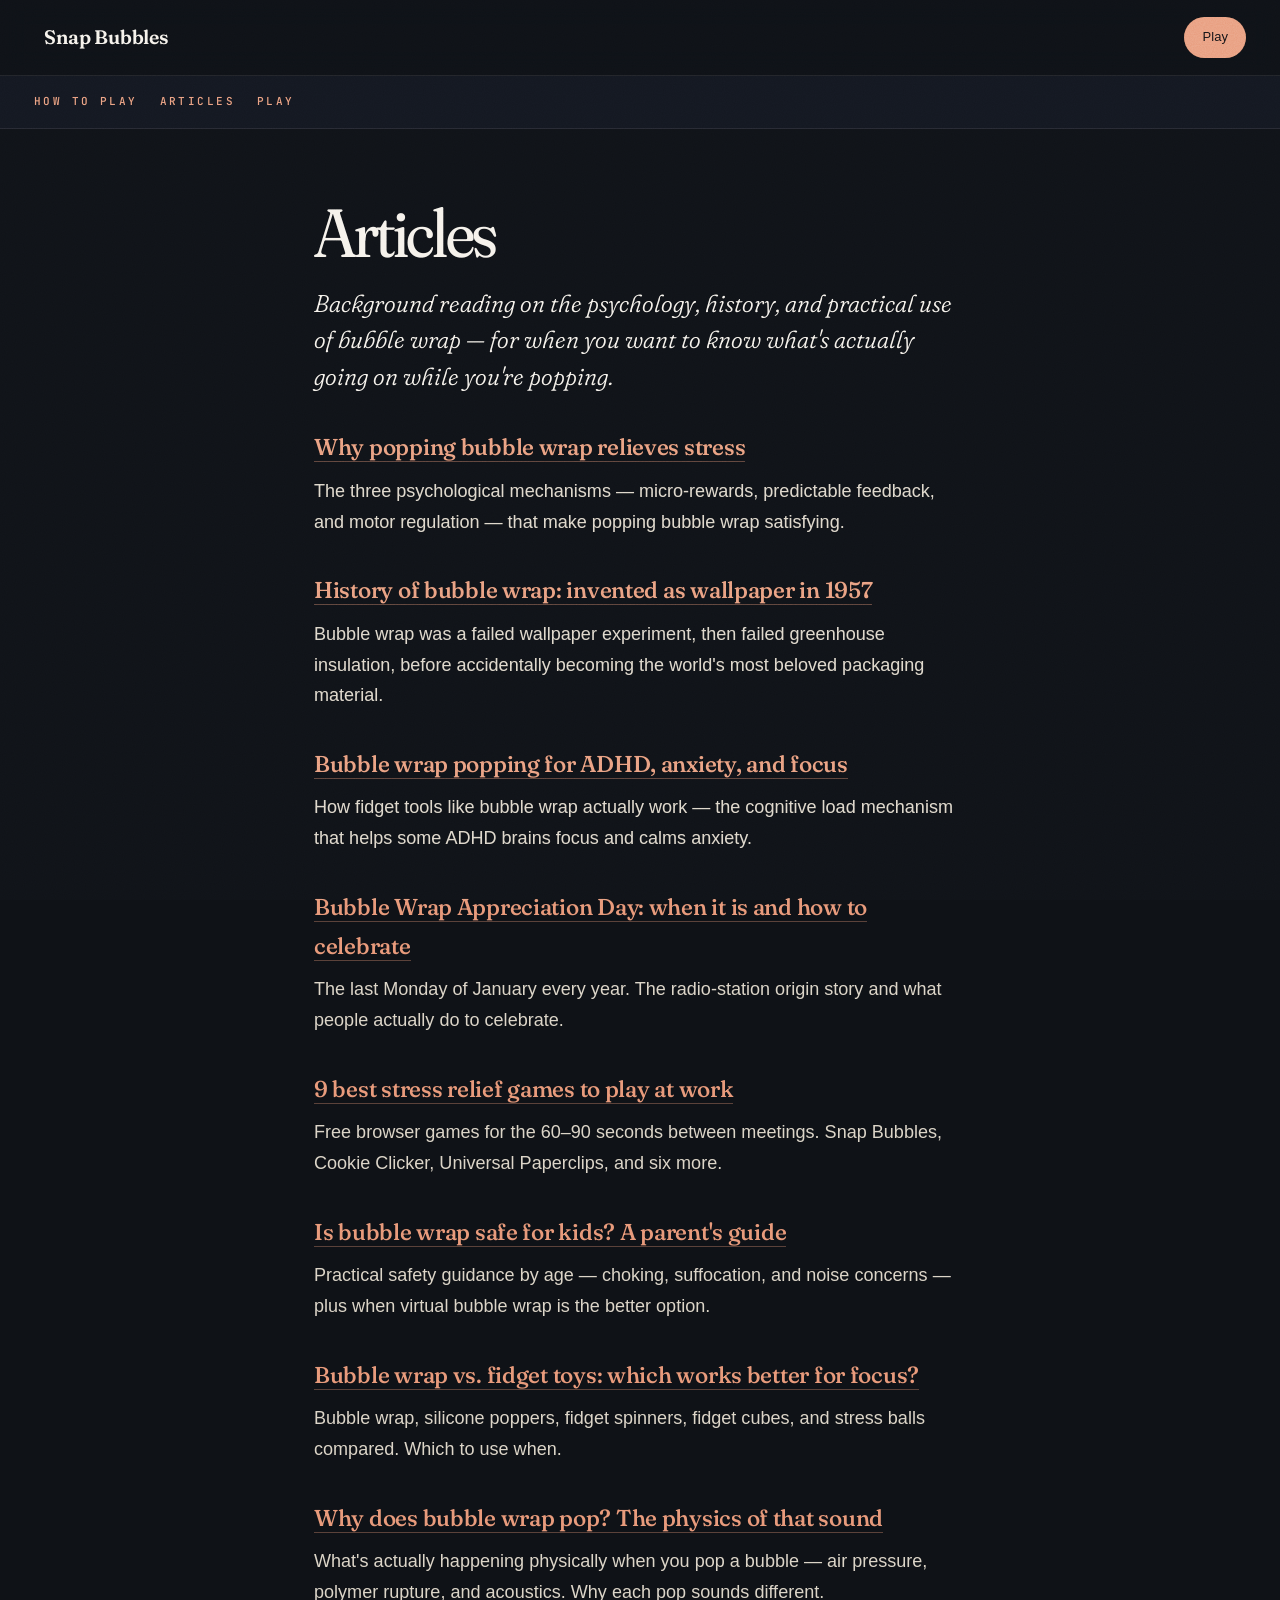
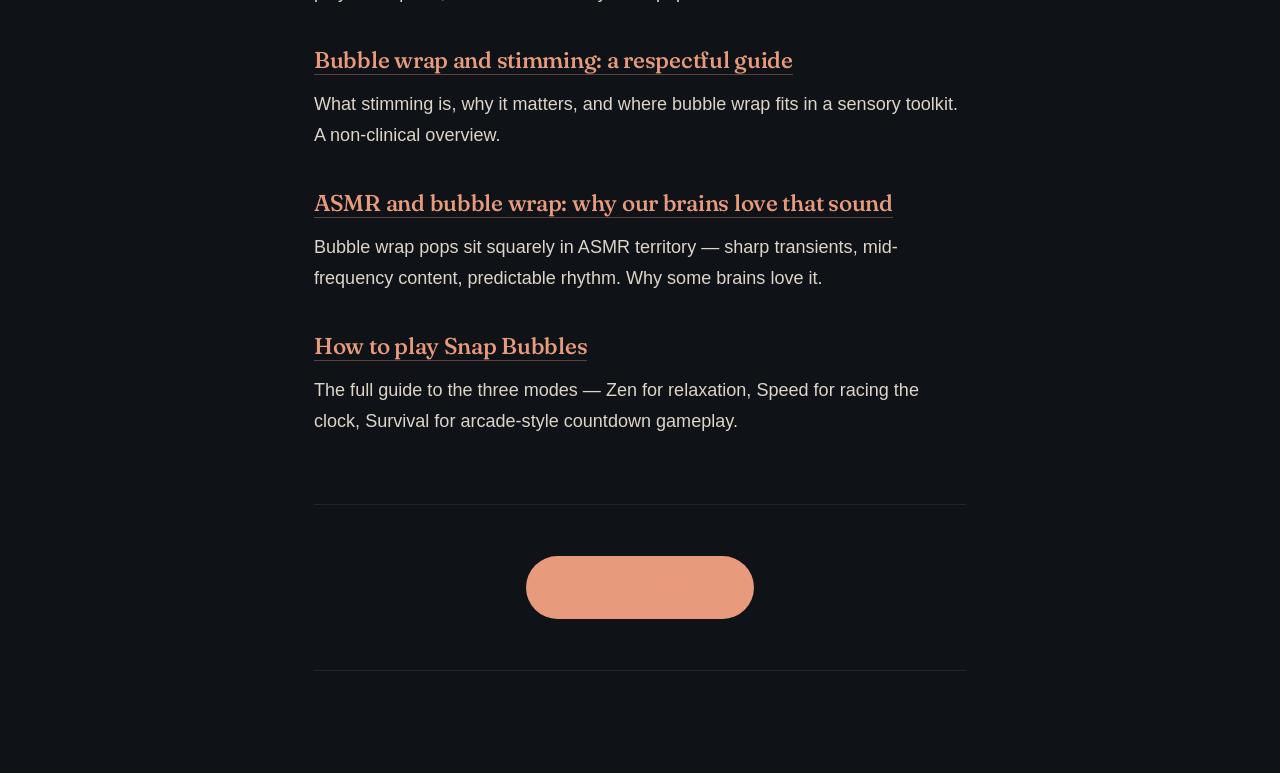
<file: articles.html>
<!doctype html>
<html lang="en">
<head>
  <meta charset="utf-8" />
  <meta name="viewport" content="width=device-width, initial-scale=1, viewport-fit=cover" />
  <meta name="theme-color" content="#0d1117" />
  <title>Articles — Snap Bubbles</title>
  <meta name="description" content="Articles on bubble wrap history, the psychology of stress relief, ADHD and sensory regulation, and the physics of why a pop sounds the way it does." />
  <link rel="canonical" href="https://snapbubbles.com/articles.html" />

  <link rel="manifest" href="manifest.webmanifest" />
  <link rel="icon" type="image/svg+xml" href="icons/icon.svg" />
  <link rel="apple-touch-icon" href="icons/apple-touch-icon.png" />

  <meta property="og:type" content="website" />
  <meta property="og:url" content="https://snapbubbles.com/articles.html" />
  <meta property="og:title" content="Articles — Snap Bubbles" />
  <meta property="og:description" content="Articles on bubble wrap history, stress relief, ADHD, sensory regulation, and the physics of pop." />
  <meta property="og:image" content="https://snapbubbles.com/icons/og-image.png" />
  <meta name="twitter:card" content="summary_large_image" />

  <link rel="stylesheet" href="style.css" />

  <!-- Google Analytics (GA4) -->
  <script async src="https://www.googletagmanager.com/gtag/js?id=G-RGB50NYS8Y"></script>
  <script>
    window.dataLayer = window.dataLayer || [];
    function gtag(){dataLayer.push(arguments);}
    gtag('js', new Date());
    gtag('config', 'G-RGB50NYS8Y');
  </script>
</head>
<body class="article-body">
  <header class="article-topbar">
    <a class="brand" href="/">
      <span class="brand-dot" aria-hidden="true"></span>
      <span class="brand-name">Snap Bubbles</span>
    </a>
    <nav class="article-nav">
      <a class="btn btn-primary" href="/">Play</a>
    </nav>
  </header>

  <nav class="subnav" aria-label="Site navigation">
    <a href="/how-to-play.html">How to Play</a>
    <a href="/articles.html">Articles</a>
    <a href="/">Play</a>
  </nav>

  <main class="article">
    <h1>Articles</h1>
    <p class="lede">Background reading on the psychology, history, and practical use of bubble wrap — for when you want to know what's actually going on while you're popping.</p>

    <section>
      <h3><a href="/why-popping-bubble-wrap-relieves-stress.html">Why popping bubble wrap relieves stress</a></h3>
      <p>The three psychological mechanisms — micro-rewards, predictable feedback, and motor regulation — that make popping bubble wrap satisfying.</p>
    </section>

    <section>
      <h3><a href="/history-of-bubble-wrap.html">History of bubble wrap: invented as wallpaper in 1957</a></h3>
      <p>Bubble wrap was a failed wallpaper experiment, then failed greenhouse insulation, before accidentally becoming the world's most beloved packaging material.</p>
    </section>

    <section>
      <h3><a href="/bubble-wrap-for-adhd-anxiety.html">Bubble wrap popping for ADHD, anxiety, and focus</a></h3>
      <p>How fidget tools like bubble wrap actually work — the cognitive load mechanism that helps some ADHD brains focus and calms anxiety.</p>
    </section>

    <section>
      <h3><a href="/bubble-wrap-appreciation-day.html">Bubble Wrap Appreciation Day: when it is and how to celebrate</a></h3>
      <p>The last Monday of January every year. The radio-station origin story and what people actually do to celebrate.</p>
    </section>

    <section>
      <h3><a href="/best-stress-relief-games-for-work.html">9 best stress relief games to play at work</a></h3>
      <p>Free browser games for the 60–90 seconds between meetings. Snap Bubbles, Cookie Clicker, Universal Paperclips, and six more.</p>
    </section>

    <section>
      <h3><a href="/bubble-wrap-for-kids-safety.html">Is bubble wrap safe for kids? A parent's guide</a></h3>
      <p>Practical safety guidance by age — choking, suffocation, and noise concerns — plus when virtual bubble wrap is the better option.</p>
    </section>

    <section>
      <h3><a href="/bubble-wrap-vs-fidget-toys.html">Bubble wrap vs. fidget toys: which works better for focus?</a></h3>
      <p>Bubble wrap, silicone poppers, fidget spinners, fidget cubes, and stress balls compared. Which to use when.</p>
    </section>

    <section>
      <h3><a href="/why-bubble-wrap-makes-pop-sound.html">Why does bubble wrap pop? The physics of that sound</a></h3>
      <p>What's actually happening physically when you pop a bubble — air pressure, polymer rupture, and acoustics. Why each pop sounds different.</p>
    </section>

    <section>
      <h3><a href="/bubble-wrap-stimming.html">Bubble wrap and stimming: a respectful guide</a></h3>
      <p>What stimming is, why it matters, and where bubble wrap fits in a sensory toolkit. A non-clinical overview.</p>
    </section>

    <section>
      <h3><a href="/asmr-and-bubble-wrap.html">ASMR and bubble wrap: why our brains love that sound</a></h3>
      <p>Bubble wrap pops sit squarely in ASMR territory — sharp transients, mid-frequency content, predictable rhythm. Why some brains love it.</p>
    </section>

    <section>
      <h3><a href="/how-to-play.html">How to play Snap Bubbles</a></h3>
      <p>The full guide to the three modes — Zen for relaxation, Speed for racing the clock, Survival for arcade-style countdown gameplay.</p>
    </section>

    <div class="article-cta">
      <a class="btn btn-primary btn-lg" href="/">Pop Some Bubbles →</a>
    </div>
  </main>
</body>
</html>
</file>
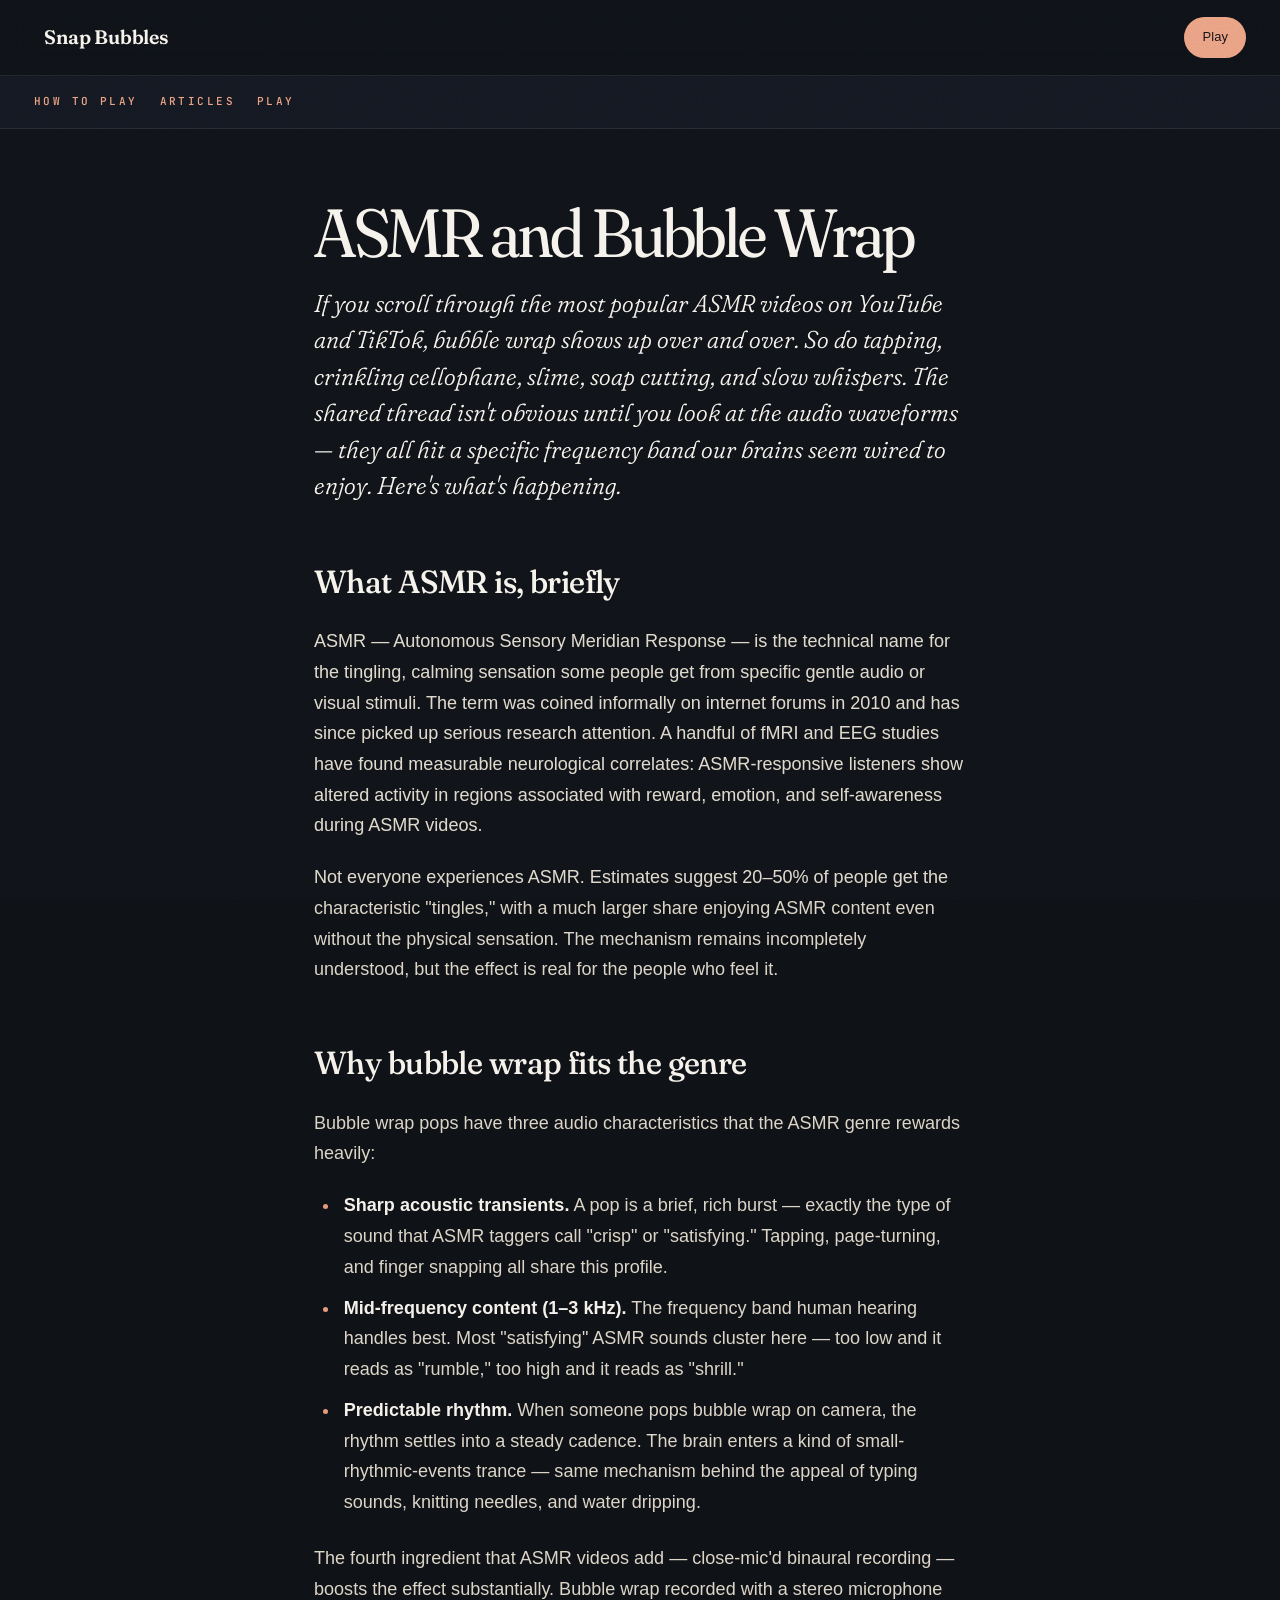
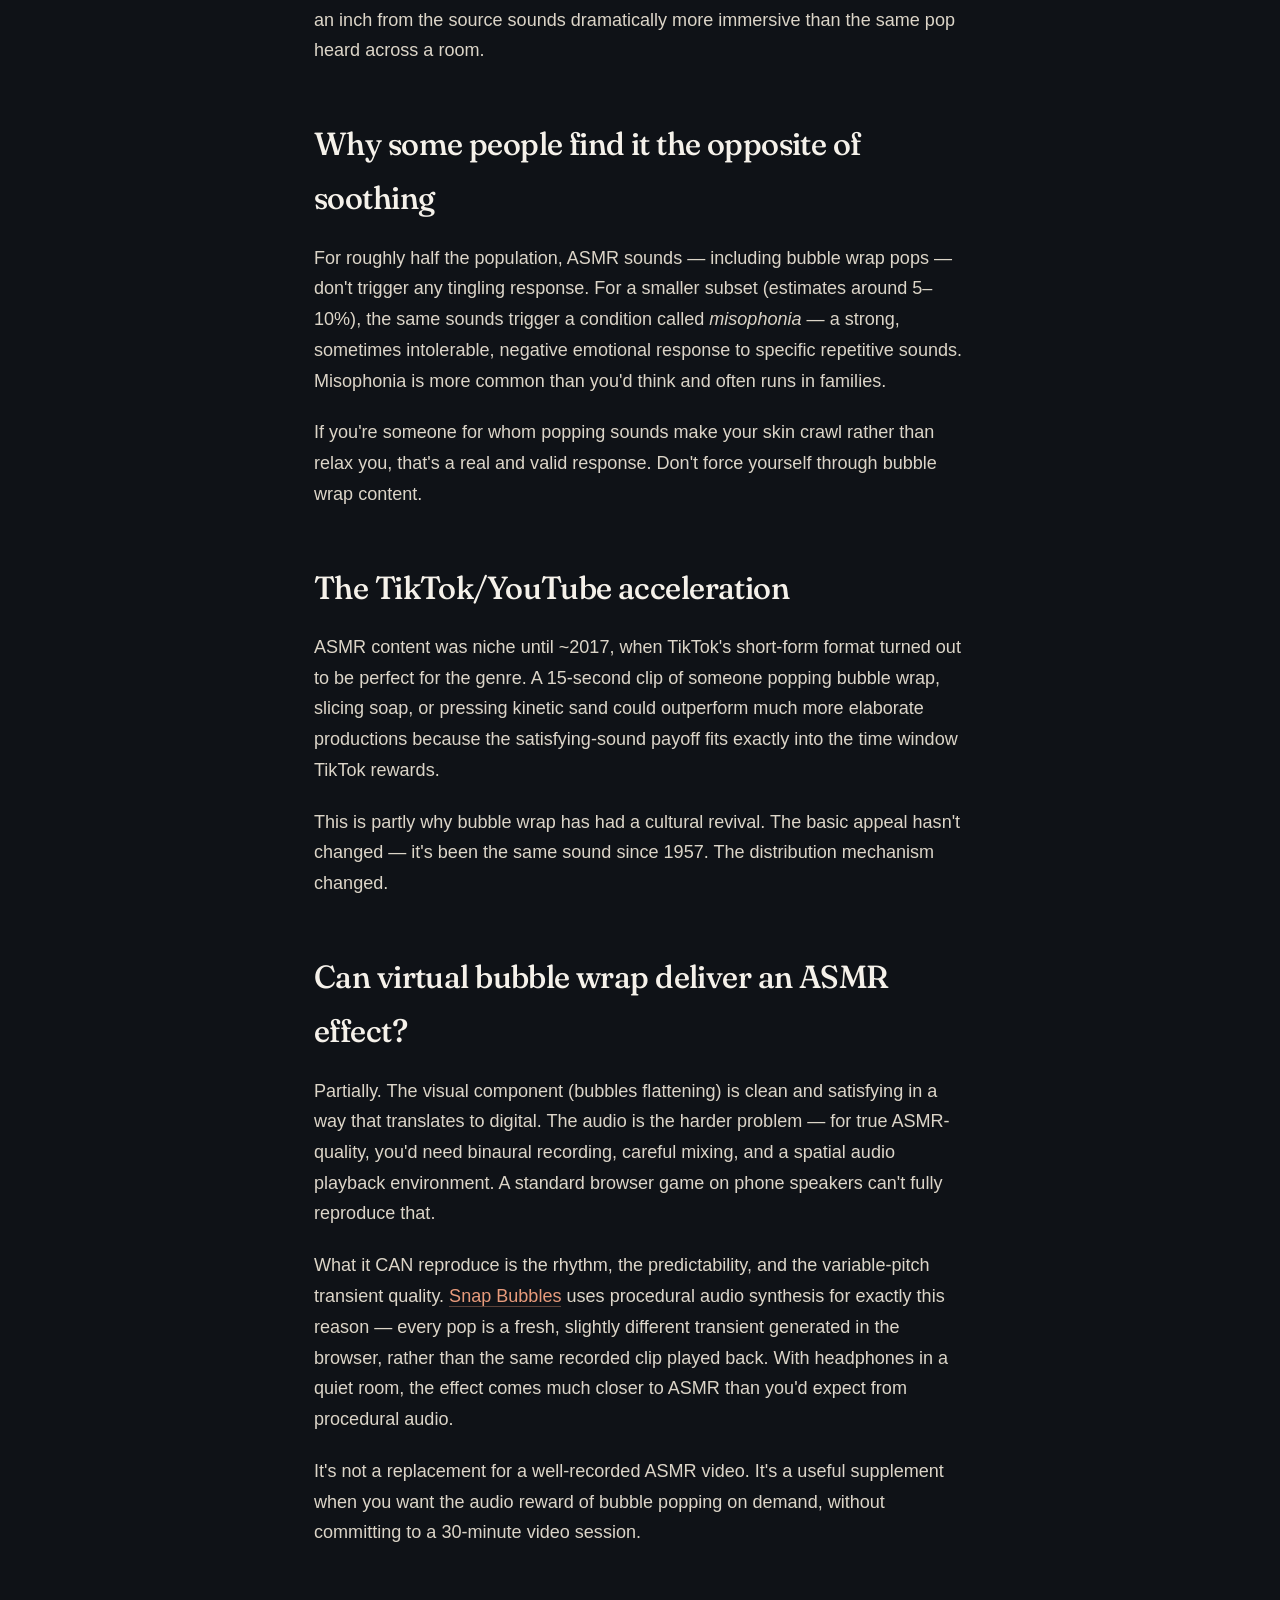
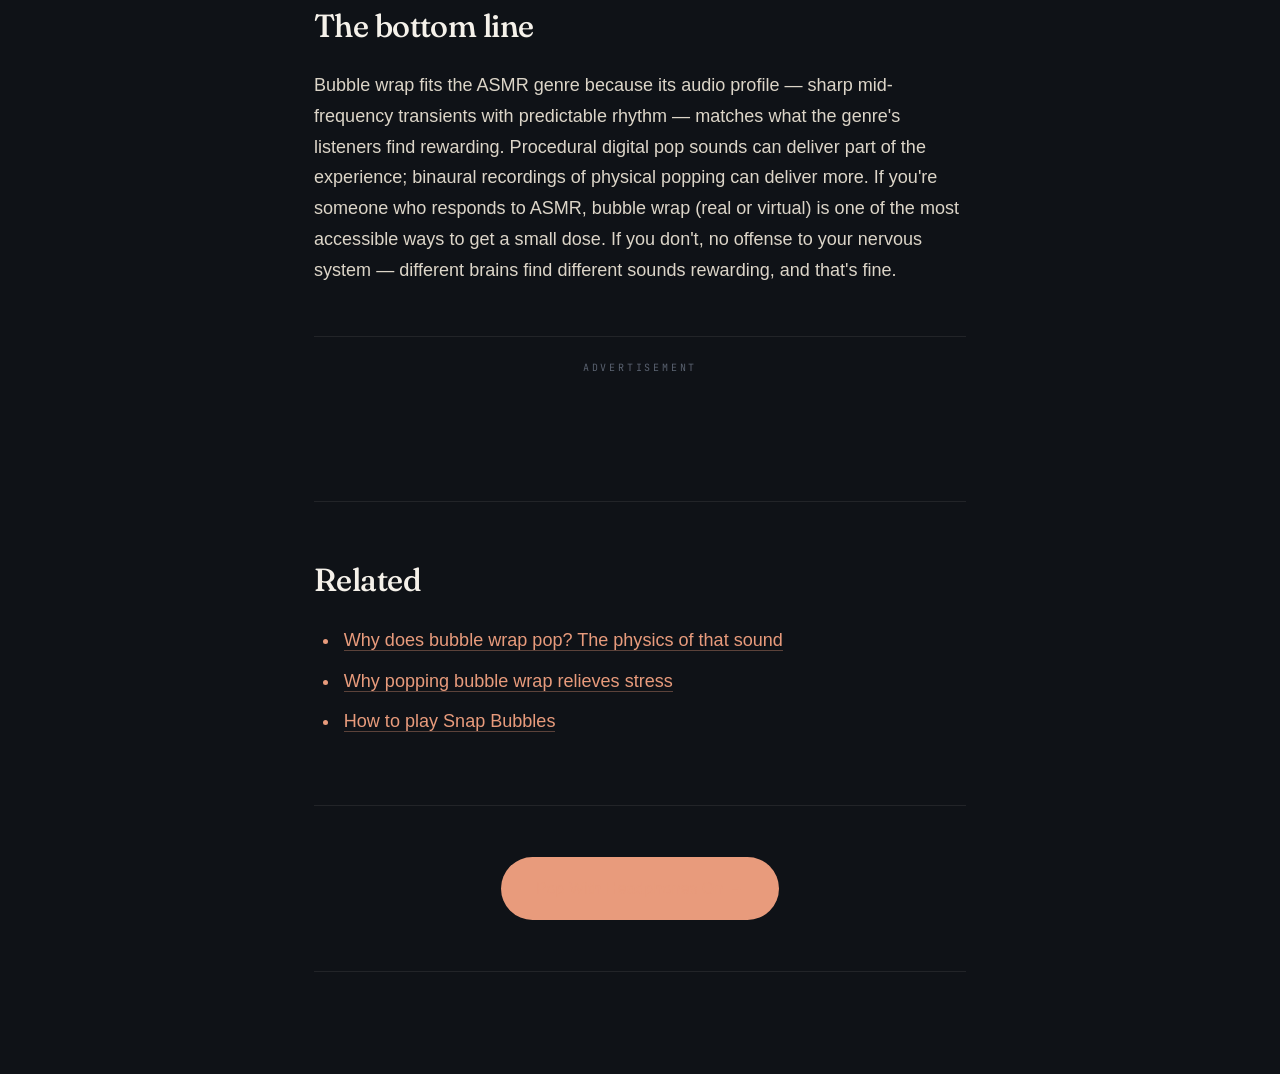
<file: asmr-and-bubble-wrap.html>
<!doctype html>
<html lang="en">
<head>
  <meta charset="utf-8" />
  <meta name="viewport" content="width=device-width, initial-scale=1, viewport-fit=cover" />
  <meta name="theme-color" content="#0d1117" />
  <title>ASMR and Bubble Wrap: Why Our Brains Love That Sound</title>
  <meta name="description" content="Bubble wrap pops sit squarely in ASMR territory — sharp transients, mid-frequency content, and predictable rhythm. Why some brains find it soothing and others don't." />
  <link rel="canonical" href="https://snapbubbles.com/asmr-and-bubble-wrap.html" />

  <link rel="manifest" href="manifest.webmanifest" />
  <link rel="icon" type="image/svg+xml" href="icons/icon.svg" />
  <link rel="apple-touch-icon" href="icons/apple-touch-icon.png" />

  <meta property="og:type" content="article" />
  <meta property="og:url" content="https://snapbubbles.com/asmr-and-bubble-wrap.html" />
  <meta property="og:title" content="ASMR and Bubble Wrap: Why Our Brains Love That Sound" />
  <meta property="og:description" content="Bubble wrap pops sit squarely in ASMR territory. Why our brains love sharp transients with predictable rhythm." />
  <meta property="og:image" content="https://snapbubbles.com/icons/og-image.png" />
  <meta name="twitter:card" content="summary_large_image" />

  <script type="application/ld+json">
  {
    "@context": "https://schema.org",
    "@type": "Article",
    "headline": "ASMR and Bubble Wrap: Why Our Brains Love That Sound",
    "description": "Why bubble wrap pops sit squarely in ASMR territory.",
    "image": "https://snapbubbles.com/icons/og-image.png",
    "url": "https://snapbubbles.com/asmr-and-bubble-wrap.html",
    "publisher": {"@type": "Organization", "name": "Snap Bubbles", "logo": {"@type": "ImageObject", "url": "https://snapbubbles.com/icons/icon-512.png"}},
    "mainEntityOfPage": "https://snapbubbles.com/asmr-and-bubble-wrap.html"
  }
  </script>
  <link rel="stylesheet" href="style.css" />

  <!-- Google Analytics (GA4) -->
  <script async src="https://www.googletagmanager.com/gtag/js?id=G-RGB50NYS8Y"></script>
  <script>
    window.dataLayer = window.dataLayer || [];
    function gtag(){dataLayer.push(arguments);}
    gtag('js', new Date());
    gtag('config', 'G-RGB50NYS8Y');
  </script>
</head>
<body class="article-body">
  <header class="article-topbar">
    <a class="brand" href="/"><span class="brand-dot" aria-hidden="true"></span><span class="brand-name">Snap Bubbles</span></a>
    <nav class="article-nav"><a class="btn btn-primary" href="/">Play</a></nav>
  </header>

  <nav class="subnav" aria-label="Site navigation">
    <a href="/how-to-play.html">How to Play</a>
    <a href="/articles.html">Articles</a>
    <a href="/">Play</a>
  </nav>

  <main class="article">
    <h1>ASMR and Bubble Wrap</h1>
    <p class="lede">If you scroll through the most popular ASMR videos on YouTube and TikTok, bubble wrap shows up over and over. So do tapping, crinkling cellophane, slime, soap cutting, and slow whispers. The shared thread isn't obvious until you look at the audio waveforms — they all hit a specific frequency band our brains seem wired to enjoy. Here's what's happening.</p>

    <section>
      <h2>What ASMR is, briefly</h2>
      <p>ASMR — Autonomous Sensory Meridian Response — is the technical name for the tingling, calming sensation some people get from specific gentle audio or visual stimuli. The term was coined informally on internet forums in 2010 and has since picked up serious research attention. A handful of fMRI and EEG studies have found measurable neurological correlates: ASMR-responsive listeners show altered activity in regions associated with reward, emotion, and self-awareness during ASMR videos.</p>
      <p>Not everyone experiences ASMR. Estimates suggest 20–50% of people get the characteristic "tingles," with a much larger share enjoying ASMR content even without the physical sensation. The mechanism remains incompletely understood, but the effect is real for the people who feel it.</p>
    </section>

    <section>
      <h2>Why bubble wrap fits the genre</h2>
      <p>Bubble wrap pops have three audio characteristics that the ASMR genre rewards heavily:</p>
      <ul>
        <li><strong>Sharp acoustic transients.</strong> A pop is a brief, rich burst — exactly the type of sound that ASMR taggers call "crisp" or "satisfying." Tapping, page-turning, and finger snapping all share this profile.</li>
        <li><strong>Mid-frequency content (1–3 kHz).</strong> The frequency band human hearing handles best. Most "satisfying" ASMR sounds cluster here — too low and it reads as "rumble," too high and it reads as "shrill."</li>
        <li><strong>Predictable rhythm.</strong> When someone pops bubble wrap on camera, the rhythm settles into a steady cadence. The brain enters a kind of small-rhythmic-events trance — same mechanism behind the appeal of typing sounds, knitting needles, and water dripping.</li>
      </ul>
      <p>The fourth ingredient that ASMR videos add — close-mic'd binaural recording — boosts the effect substantially. Bubble wrap recorded with a stereo microphone an inch from the source sounds dramatically more immersive than the same pop heard across a room.</p>
    </section>

    <section>
      <h2>Why some people find it the opposite of soothing</h2>
      <p>For roughly half the population, ASMR sounds — including bubble wrap pops — don't trigger any tingling response. For a smaller subset (estimates around 5–10%), the same sounds trigger a condition called <em>misophonia</em> — a strong, sometimes intolerable, negative emotional response to specific repetitive sounds. Misophonia is more common than you'd think and often runs in families.</p>
      <p>If you're someone for whom popping sounds make your skin crawl rather than relax you, that's a real and valid response. Don't force yourself through bubble wrap content.</p>
    </section>

    <section>
      <h2>The TikTok/YouTube acceleration</h2>
      <p>ASMR content was niche until ~2017, when TikTok's short-form format turned out to be perfect for the genre. A 15-second clip of someone popping bubble wrap, slicing soap, or pressing kinetic sand could outperform much more elaborate productions because the satisfying-sound payoff fits exactly into the time window TikTok rewards.</p>
      <p>This is partly why bubble wrap has had a cultural revival. The basic appeal hasn't changed — it's been the same sound since 1957. The distribution mechanism changed.</p>
    </section>

    <section>
      <h2>Can virtual bubble wrap deliver an ASMR effect?</h2>
      <p>Partially. The visual component (bubbles flattening) is clean and satisfying in a way that translates to digital. The audio is the harder problem — for true ASMR-quality, you'd need binaural recording, careful mixing, and a spatial audio playback environment. A standard browser game on phone speakers can't fully reproduce that.</p>
      <p>What it CAN reproduce is the rhythm, the predictability, and the variable-pitch transient quality. <a href="/">Snap Bubbles</a> uses procedural audio synthesis for exactly this reason — every pop is a fresh, slightly different transient generated in the browser, rather than the same recorded clip played back. With headphones in a quiet room, the effect comes much closer to ASMR than you'd expect from procedural audio.</p>
      <p>It's not a replacement for a well-recorded ASMR video. It's a useful supplement when you want the audio reward of bubble popping on demand, without committing to a 30-minute video session.</p>
    </section>

    <section>
      <h2>The bottom line</h2>
      <p>Bubble wrap fits the ASMR genre because its audio profile — sharp mid-frequency transients with predictable rhythm — matches what the genre's listeners find rewarding. Procedural digital pop sounds can deliver part of the experience; binaural recordings of physical popping can deliver more. If you're someone who responds to ASMR, bubble wrap (real or virtual) is one of the most accessible ways to get a small dose. If you don't, no offense to your nervous system — different brains find different sounds rewarding, and that's fine.</p>
    </section>

    <aside class="in-article-ad" aria-label="Advertisement">
      <span class="ad-label">Advertisement</span>
      <ins class="adsbygoogle"
           style="display:block; text-align:center;"
           data-ad-layout="in-article"
           data-ad-format="fluid"
           data-ad-client="ca-pub-6647695511145371"
           data-ad-slot="3286215878"></ins>
      <script>(adsbygoogle = window.adsbygoogle || []).push({});</script>
    </aside>

    <section>
      <h2>Related</h2>
      <ul>
        <li><a href="/why-bubble-wrap-makes-pop-sound.html">Why does bubble wrap pop? The physics of that sound</a></li>
        <li><a href="/why-popping-bubble-wrap-relieves-stress.html">Why popping bubble wrap relieves stress</a></li>
        <li><a href="/how-to-play.html">How to play Snap Bubbles</a></li>
      </ul>
    </section>

    <div class="article-cta"><a class="btn btn-primary btn-lg" href="/">Pop With Headphones On →</a></div>
  </main>
</body>
</html>
</file>
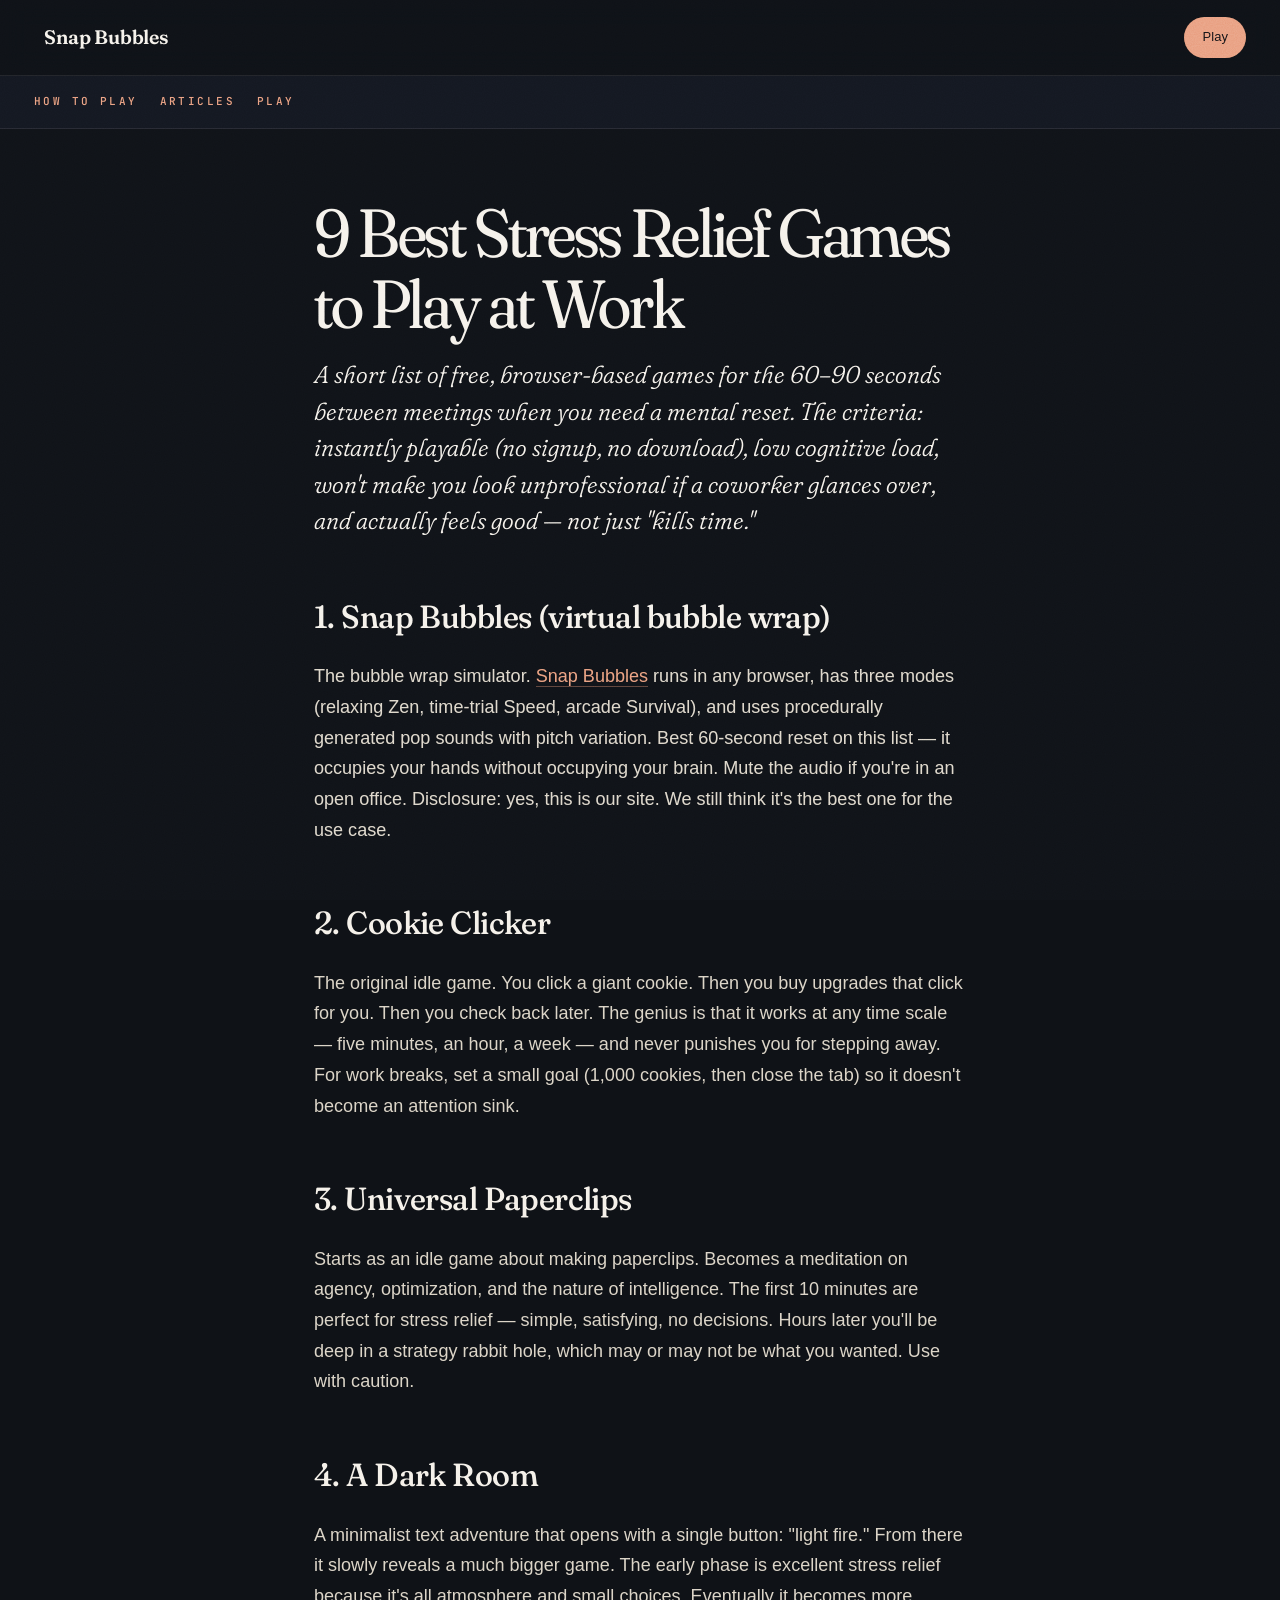
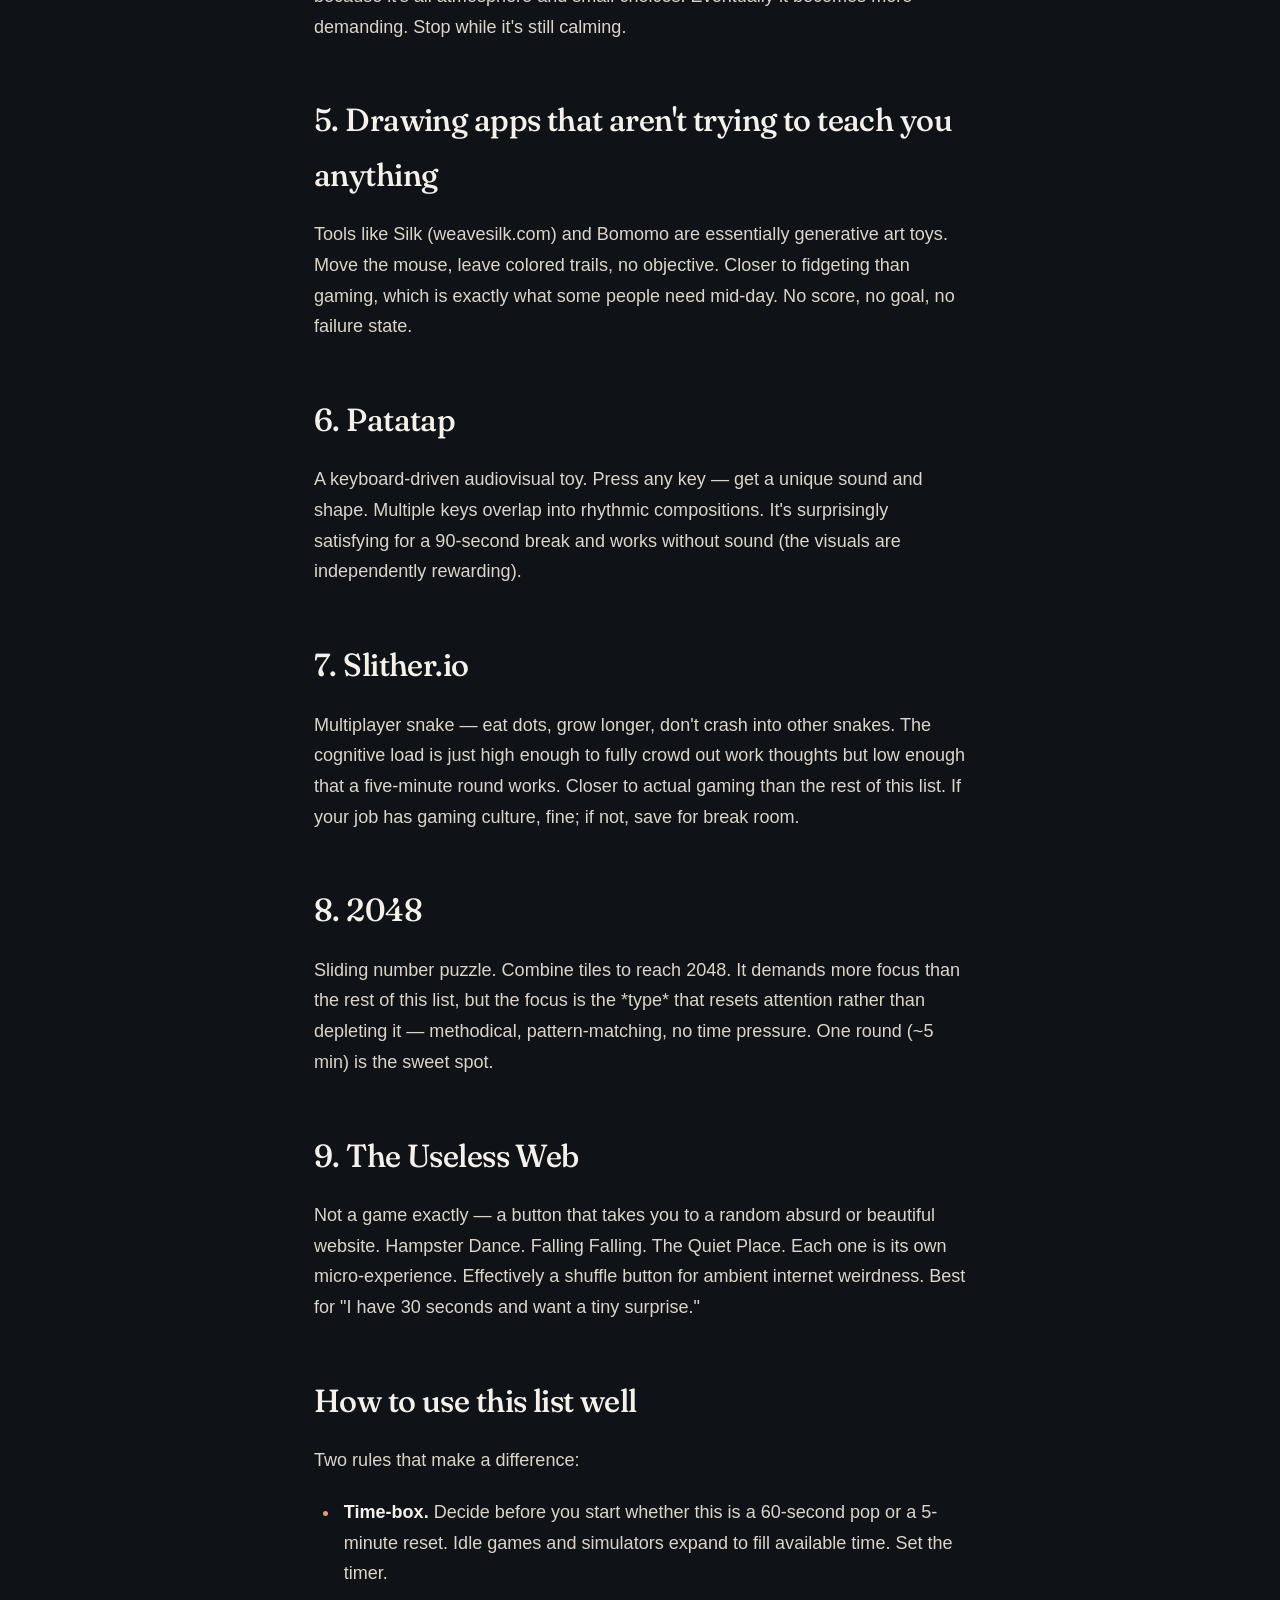
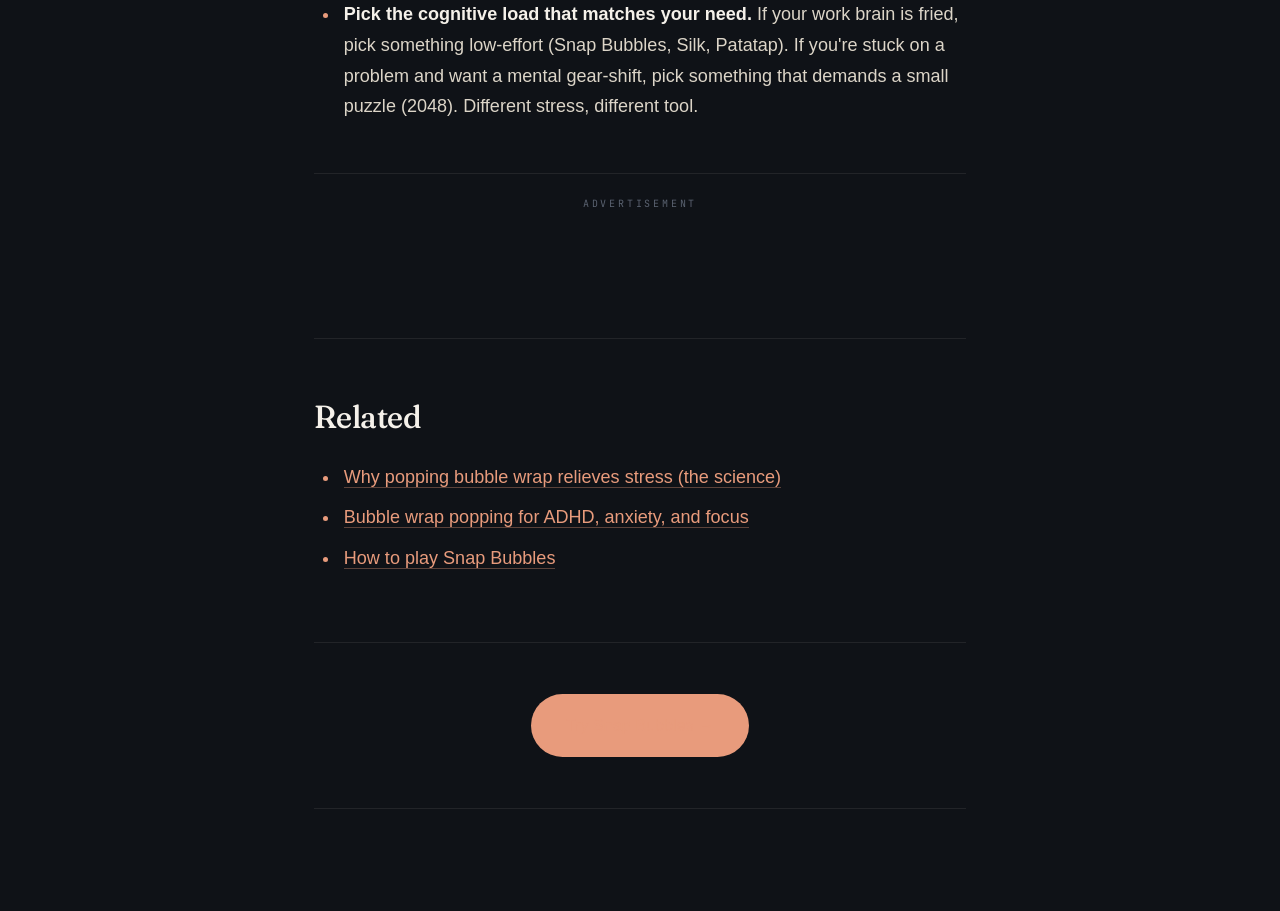
<file: best-stress-relief-games-for-work.html>
<!doctype html>
<html lang="en">
<head>
  <meta charset="utf-8" />
  <meta name="viewport" content="width=device-width, initial-scale=1, viewport-fit=cover" />
  <meta name="theme-color" content="#0d1117" />
  <title>9 Best Stress Relief Games to Play at Work (Free, In-Browser)</title>
  <meta name="description" content="Nine browser games for a 60-second mental reset between meetings. Bubble wrap, idle clickers, fidget loops, and ambient generators. Free, instant, no install." />
  <link rel="canonical" href="https://snapbubbles.com/best-stress-relief-games-for-work.html" />

  <link rel="manifest" href="manifest.webmanifest" />
  <link rel="icon" type="image/svg+xml" href="icons/icon.svg" />
  <link rel="apple-touch-icon" href="icons/apple-touch-icon.png" />

  <meta property="og:type" content="article" />
  <meta property="og:url" content="https://snapbubbles.com/best-stress-relief-games-for-work.html" />
  <meta property="og:title" content="9 Best Stress Relief Games to Play at Work (Free, In-Browser)" />
  <meta property="og:description" content="Nine browser games for a 60-second mental reset. Free, instant, no install." />
  <meta property="og:image" content="https://snapbubbles.com/icons/og-image.png" />
  <meta name="twitter:card" content="summary_large_image" />

  <script type="application/ld+json">
  {
    "@context": "https://schema.org",
    "@type": "Article",
    "headline": "9 Best Stress Relief Games to Play at Work (Free, In-Browser)",
    "description": "Nine browser games for a 60-second mental reset between meetings.",
    "image": "https://snapbubbles.com/icons/og-image.png",
    "url": "https://snapbubbles.com/best-stress-relief-games-for-work.html",
    "publisher": {"@type": "Organization", "name": "Snap Bubbles", "logo": {"@type": "ImageObject", "url": "https://snapbubbles.com/icons/icon-512.png"}},
    "mainEntityOfPage": "https://snapbubbles.com/best-stress-relief-games-for-work.html"
  }
  </script>
  <link rel="stylesheet" href="style.css" />

  <!-- Google Analytics (GA4) -->
  <script async src="https://www.googletagmanager.com/gtag/js?id=G-RGB50NYS8Y"></script>
  <script>
    window.dataLayer = window.dataLayer || [];
    function gtag(){dataLayer.push(arguments);}
    gtag('js', new Date());
    gtag('config', 'G-RGB50NYS8Y');
  </script>
</head>
<body class="article-body">
  <header class="article-topbar">
    <a class="brand" href="/"><span class="brand-dot" aria-hidden="true"></span><span class="brand-name">Snap Bubbles</span></a>
    <nav class="article-nav"><a class="btn btn-primary" href="/">Play</a></nav>
  </header>

  <nav class="subnav" aria-label="Site navigation">
    <a href="/how-to-play.html">How to Play</a>
    <a href="/articles.html">Articles</a>
    <a href="/">Play</a>
  </nav>

  <main class="article">
    <h1>9 Best Stress Relief Games to Play at Work</h1>
    <p class="lede">A short list of free, browser-based games for the 60–90 seconds between meetings when you need a mental reset. The criteria: instantly playable (no signup, no download), low cognitive load, won't make you look unprofessional if a coworker glances over, and actually feels good — not just "kills time."</p>

    <section>
      <h2>1. Snap Bubbles (virtual bubble wrap)</h2>
      <p>The bubble wrap simulator. <a href="/">Snap Bubbles</a> runs in any browser, has three modes (relaxing Zen, time-trial Speed, arcade Survival), and uses procedurally generated pop sounds with pitch variation. Best 60-second reset on this list — it occupies your hands without occupying your brain. Mute the audio if you're in an open office. Disclosure: yes, this is our site. We still think it's the best one for the use case.</p>
    </section>

    <section>
      <h2>2. Cookie Clicker</h2>
      <p>The original idle game. You click a giant cookie. Then you buy upgrades that click for you. Then you check back later. The genius is that it works at any time scale — five minutes, an hour, a week — and never punishes you for stepping away. For work breaks, set a small goal (1,000 cookies, then close the tab) so it doesn't become an attention sink.</p>
    </section>

    <section>
      <h2>3. Universal Paperclips</h2>
      <p>Starts as an idle game about making paperclips. Becomes a meditation on agency, optimization, and the nature of intelligence. The first 10 minutes are perfect for stress relief — simple, satisfying, no decisions. Hours later you'll be deep in a strategy rabbit hole, which may or may not be what you wanted. Use with caution.</p>
    </section>

    <section>
      <h2>4. A Dark Room</h2>
      <p>A minimalist text adventure that opens with a single button: "light fire." From there it slowly reveals a much bigger game. The early phase is excellent stress relief because it's all atmosphere and small choices. Eventually it becomes more demanding. Stop while it's still calming.</p>
    </section>

    <section>
      <h2>5. Drawing apps that aren't trying to teach you anything</h2>
      <p>Tools like Silk (weavesilk.com) and Bomomo are essentially generative art toys. Move the mouse, leave colored trails, no objective. Closer to fidgeting than gaming, which is exactly what some people need mid-day. No score, no goal, no failure state.</p>
    </section>

    <section>
      <h2>6. Patatap</h2>
      <p>A keyboard-driven audiovisual toy. Press any key — get a unique sound and shape. Multiple keys overlap into rhythmic compositions. It's surprisingly satisfying for a 90-second break and works without sound (the visuals are independently rewarding).</p>
    </section>

    <section>
      <h2>7. Slither.io</h2>
      <p>Multiplayer snake — eat dots, grow longer, don't crash into other snakes. The cognitive load is just high enough to fully crowd out work thoughts but low enough that a five-minute round works. Closer to actual gaming than the rest of this list. If your job has gaming culture, fine; if not, save for break room.</p>
    </section>

    <section>
      <h2>8. 2048</h2>
      <p>Sliding number puzzle. Combine tiles to reach 2048. It demands more focus than the rest of this list, but the focus is the *type* that resets attention rather than depleting it — methodical, pattern-matching, no time pressure. One round (~5 min) is the sweet spot.</p>
    </section>

    <section>
      <h2>9. The Useless Web</h2>
      <p>Not a game exactly — a button that takes you to a random absurd or beautiful website. Hampster Dance. Falling Falling. The Quiet Place. Each one is its own micro-experience. Effectively a shuffle button for ambient internet weirdness. Best for "I have 30 seconds and want a tiny surprise."</p>
    </section>

    <section>
      <h2>How to use this list well</h2>
      <p>Two rules that make a difference:</p>
      <ul>
        <li><strong>Time-box.</strong> Decide before you start whether this is a 60-second pop or a 5-minute reset. Idle games and simulators expand to fill available time. Set the timer.</li>
        <li><strong>Pick the cognitive load that matches your need.</strong> If your work brain is fried, pick something low-effort (Snap Bubbles, Silk, Patatap). If you're stuck on a problem and want a mental gear-shift, pick something that demands a small puzzle (2048). Different stress, different tool.</li>
      </ul>
    </section>

    <aside class="in-article-ad" aria-label="Advertisement">
      <span class="ad-label">Advertisement</span>
      <ins class="adsbygoogle"
           style="display:block; text-align:center;"
           data-ad-layout="in-article"
           data-ad-format="fluid"
           data-ad-client="ca-pub-6647695511145371"
           data-ad-slot="3286215878"></ins>
      <script>(adsbygoogle = window.adsbygoogle || []).push({});</script>
    </aside>

    <section>
      <h2>Related</h2>
      <ul>
        <li><a href="/why-popping-bubble-wrap-relieves-stress.html">Why popping bubble wrap relieves stress (the science)</a></li>
        <li><a href="/bubble-wrap-for-adhd-anxiety.html">Bubble wrap popping for ADHD, anxiety, and focus</a></li>
        <li><a href="/how-to-play.html">How to play Snap Bubbles</a></li>
      </ul>
    </section>

    <div class="article-cta"><a class="btn btn-primary btn-lg" href="/">Try Snap Bubbles →</a></div>
  </main>
</body>
</html>
</file>
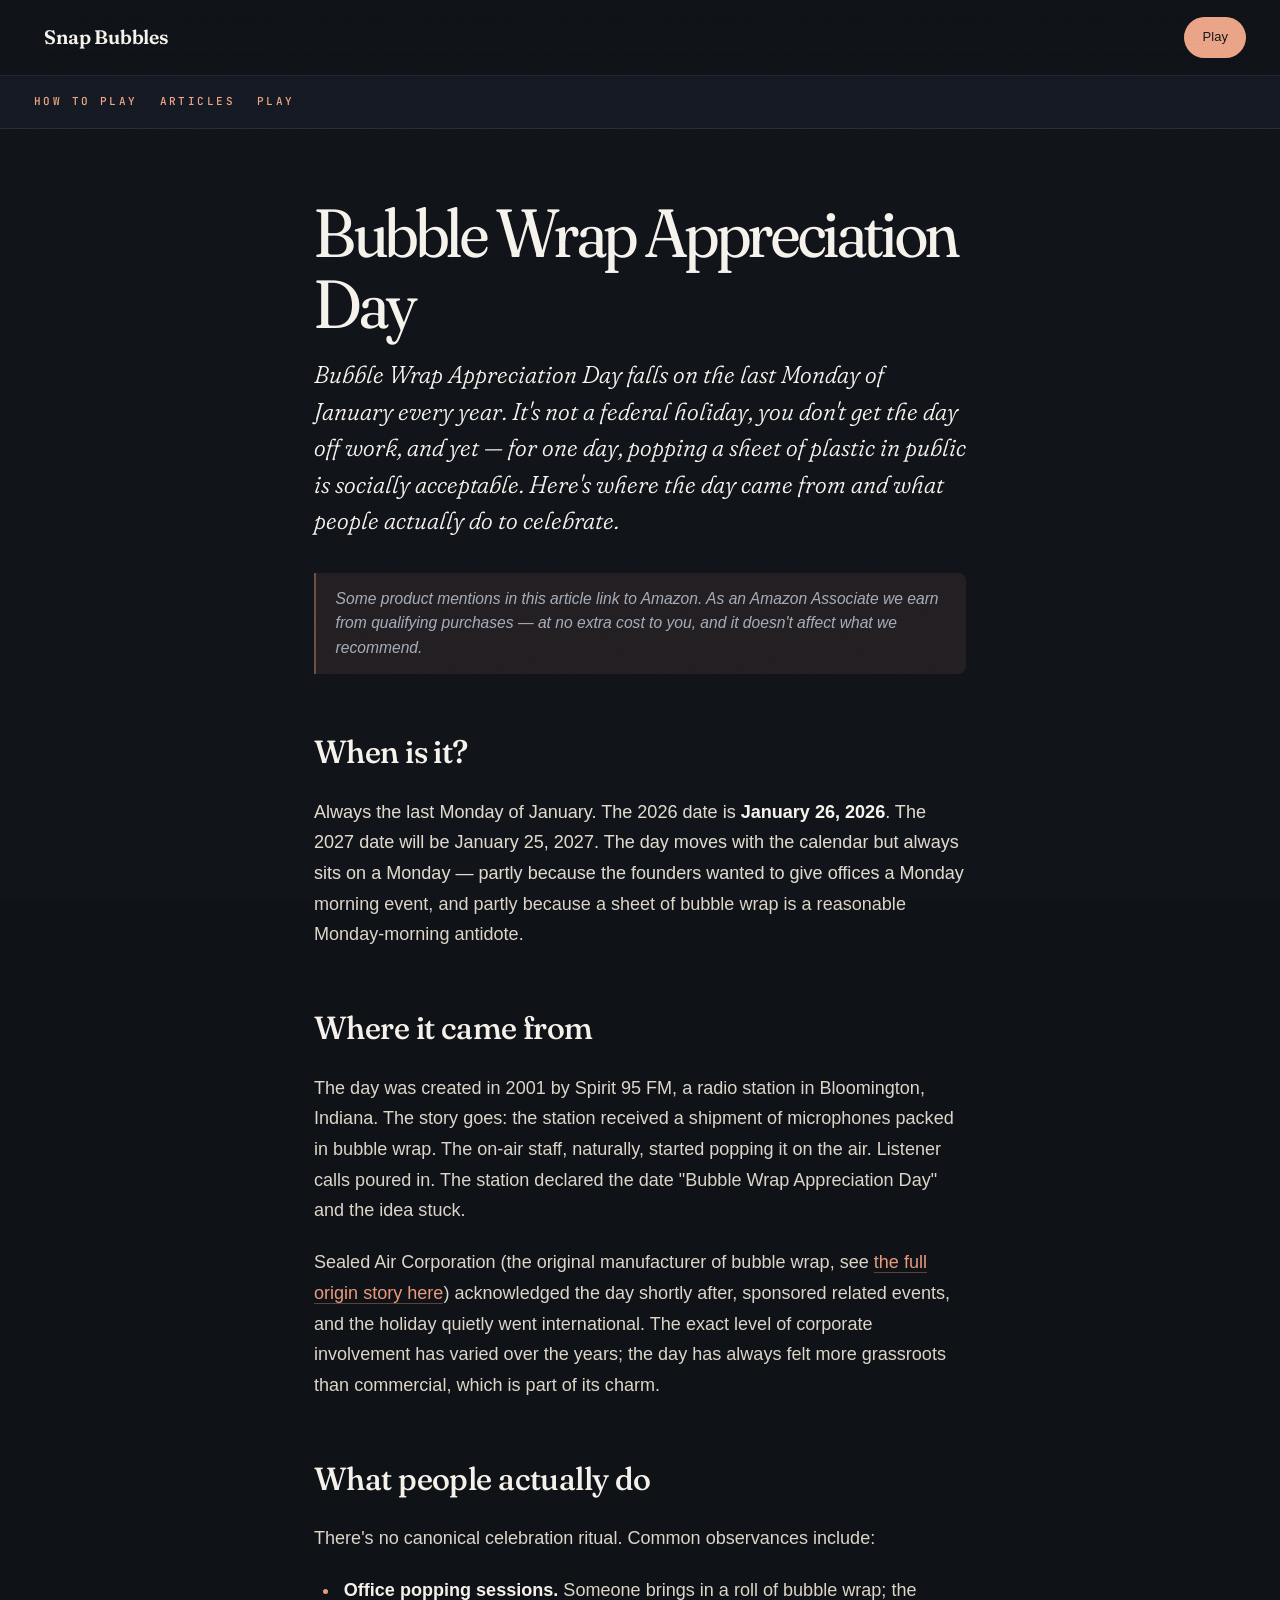
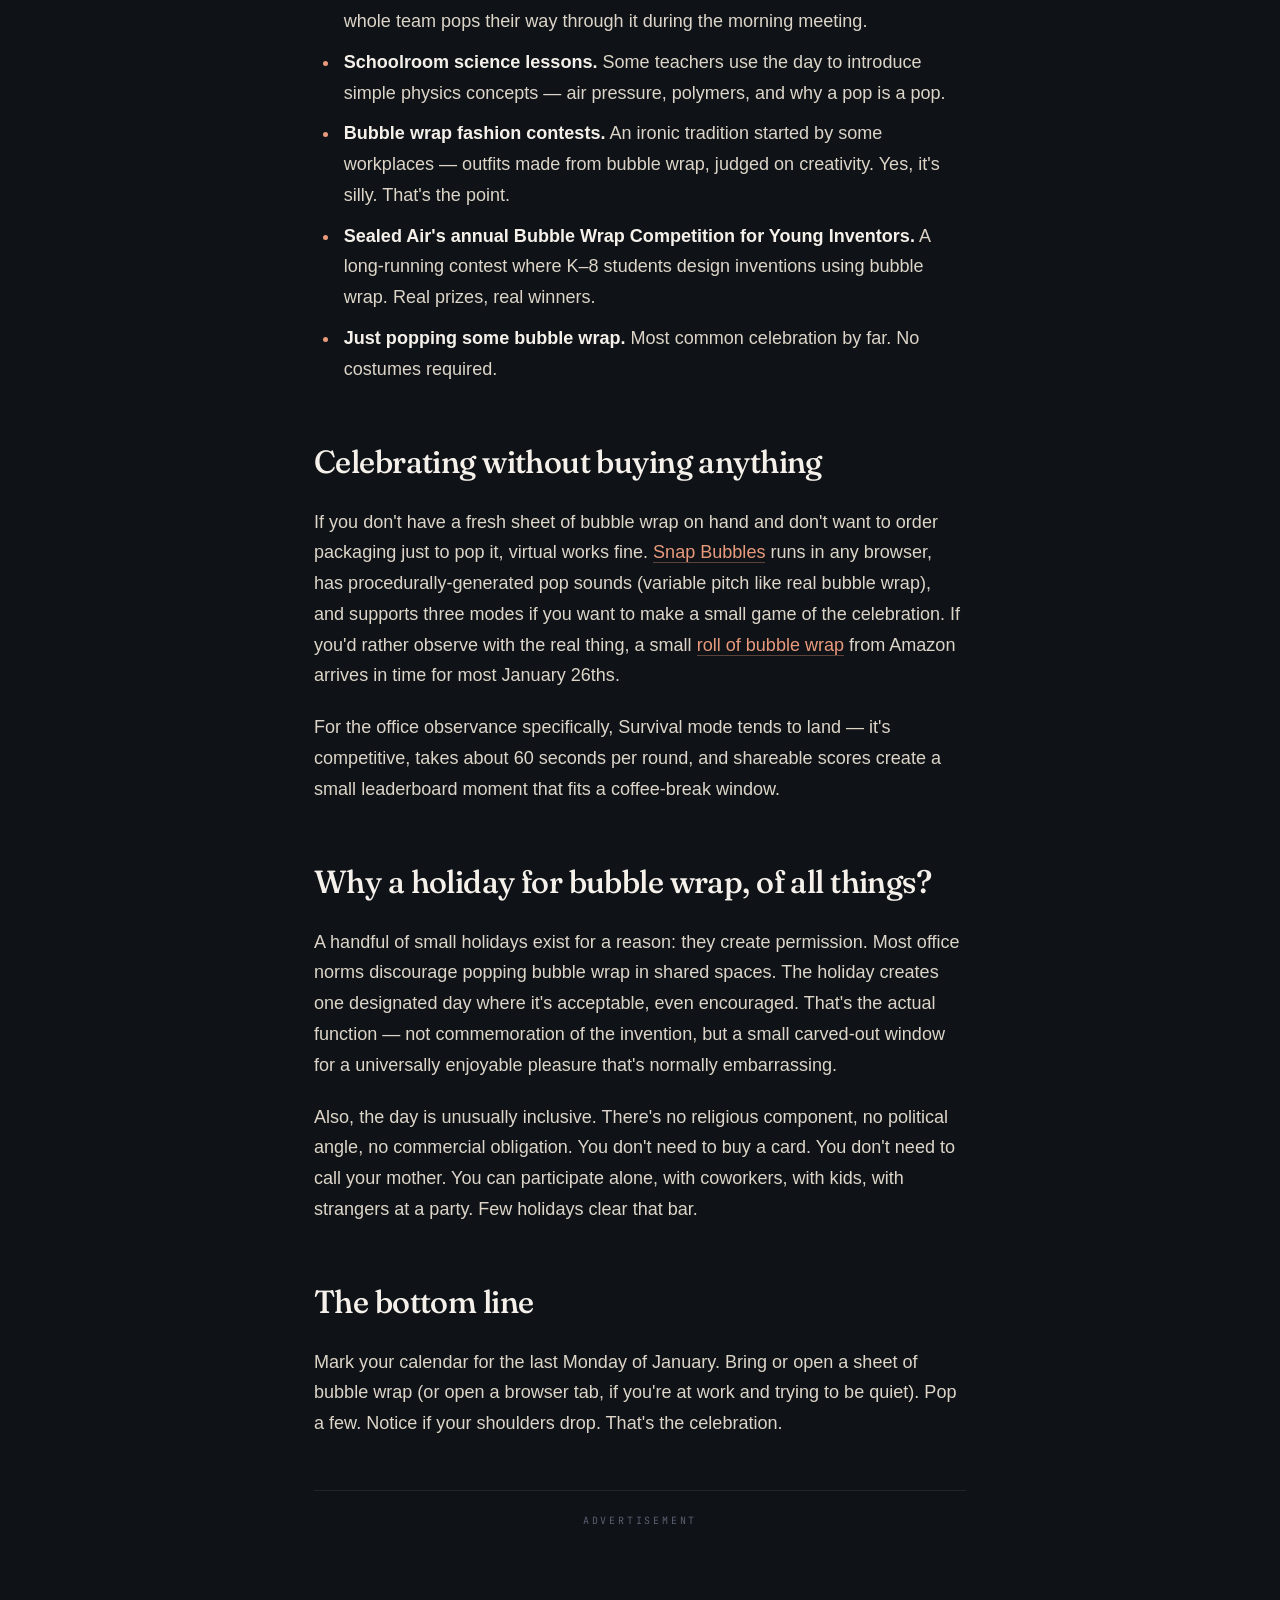
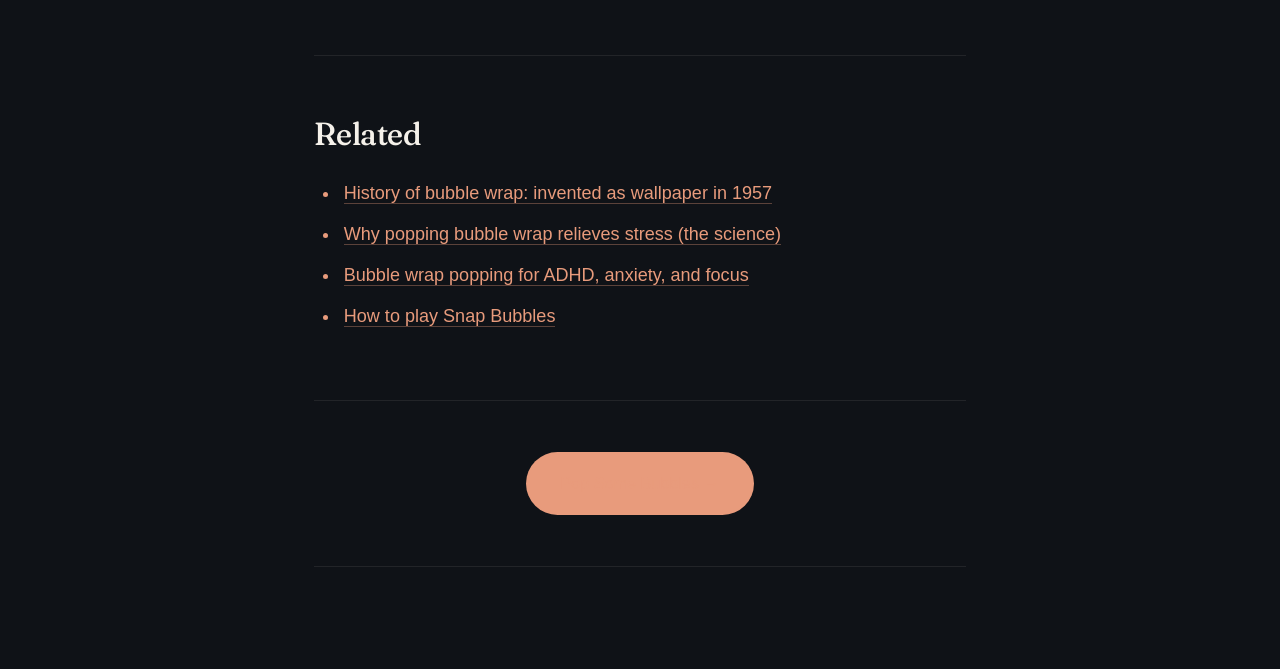
<file: bubble-wrap-appreciation-day.html>
<!doctype html>
<html lang="en">
<head>
  <meta charset="utf-8" />
  <meta name="viewport" content="width=device-width, initial-scale=1, viewport-fit=cover" />
  <meta name="theme-color" content="#0d1117" />
  <title>Bubble Wrap Appreciation Day: When It Is and How to Celebrate</title>
  <meta name="description" content="Bubble Wrap Appreciation Day falls on the last Monday of January every year. The history, traditions, and the simplest way to celebrate (popping bubbles, of course)." />
  <link rel="canonical" href="https://snapbubbles.com/bubble-wrap-appreciation-day.html" />

  <link rel="manifest" href="manifest.webmanifest" />
  <link rel="icon" type="image/svg+xml" href="icons/icon.svg" />
  <link rel="apple-touch-icon" href="icons/apple-touch-icon.png" />

  <meta property="og:type" content="article" />
  <meta property="og:url" content="https://snapbubbles.com/bubble-wrap-appreciation-day.html" />
  <meta property="og:title" content="Bubble Wrap Appreciation Day: When It Is and How to Celebrate" />
  <meta property="og:description" content="The last Monday of January, every year. Origin story, traditions, and how people celebrate." />
  <meta property="og:image" content="https://snapbubbles.com/icons/og-image.png" />
  <meta name="twitter:card" content="summary_large_image" />

  <script type="application/ld+json">
  {
    "@context": "https://schema.org",
    "@type": "Article",
    "headline": "Bubble Wrap Appreciation Day: When It Is and How to Celebrate",
    "description": "When Bubble Wrap Appreciation Day falls each year, where it came from, and how to celebrate.",
    "image": "https://snapbubbles.com/icons/og-image.png",
    "url": "https://snapbubbles.com/bubble-wrap-appreciation-day.html",
    "publisher": {
      "@type": "Organization",
      "name": "Snap Bubbles",
      "logo": {"@type": "ImageObject", "url": "https://snapbubbles.com/icons/icon-512.png"}
    },
    "mainEntityOfPage": "https://snapbubbles.com/bubble-wrap-appreciation-day.html"
  }
  </script>
  <link rel="stylesheet" href="style.css" />

  <!-- Google Analytics (GA4) -->
  <script async src="https://www.googletagmanager.com/gtag/js?id=G-RGB50NYS8Y"></script>
  <script>
    window.dataLayer = window.dataLayer || [];
    function gtag(){dataLayer.push(arguments);}
    gtag('js', new Date());
    gtag('config', 'G-RGB50NYS8Y');
  </script>
</head>
<body class="article-body">
  <header class="article-topbar">
    <a class="brand" href="/"><span class="brand-dot" aria-hidden="true"></span><span class="brand-name">Snap Bubbles</span></a>
    <nav class="article-nav"><a class="btn btn-primary" href="/">Play</a></nav>
  </header>

  <nav class="subnav" aria-label="Site navigation">
    <a href="/how-to-play.html">How to Play</a>
    <a href="/articles.html">Articles</a>
    <a href="/">Play</a>
  </nav>

  <main class="article">
    <h1>Bubble Wrap Appreciation Day</h1>
    <p class="lede">Bubble Wrap Appreciation Day falls on the last Monday of January every year. It's not a federal holiday, you don't get the day off work, and yet — for one day, popping a sheet of plastic in public is socially acceptable. Here's where the day came from and what people actually do to celebrate.</p>

    <aside class="affiliate-note">Some product mentions in this article link to Amazon. As an Amazon Associate we earn from qualifying purchases — at no extra cost to you, and it doesn't affect what we recommend.</aside>

    <section>
      <h2>When is it?</h2>
      <p>Always the last Monday of January. The 2026 date is <strong>January 26, 2026</strong>. The 2027 date will be January 25, 2027. The day moves with the calendar but always sits on a Monday — partly because the founders wanted to give offices a Monday morning event, and partly because a sheet of bubble wrap is a reasonable Monday-morning antidote.</p>
    </section>

    <section>
      <h2>Where it came from</h2>
      <p>The day was created in 2001 by Spirit 95 FM, a radio station in Bloomington, Indiana. The story goes: the station received a shipment of microphones packed in bubble wrap. The on-air staff, naturally, started popping it on the air. Listener calls poured in. The station declared the date "Bubble Wrap Appreciation Day" and the idea stuck.</p>
      <p>Sealed Air Corporation (the original manufacturer of bubble wrap, see <a href="/history-of-bubble-wrap.html">the full origin story here</a>) acknowledged the day shortly after, sponsored related events, and the holiday quietly went international. The exact level of corporate involvement has varied over the years; the day has always felt more grassroots than commercial, which is part of its charm.</p>
    </section>

    <section>
      <h2>What people actually do</h2>
      <p>There's no canonical celebration ritual. Common observances include:</p>
      <ul>
        <li><strong>Office popping sessions.</strong> Someone brings in a roll of bubble wrap; the whole team pops their way through it during the morning meeting.</li>
        <li><strong>Schoolroom science lessons.</strong> Some teachers use the day to introduce simple physics concepts — air pressure, polymers, and why a pop is a pop.</li>
        <li><strong>Bubble wrap fashion contests.</strong> An ironic tradition started by some workplaces — outfits made from bubble wrap, judged on creativity. Yes, it's silly. That's the point.</li>
        <li><strong>Sealed Air's annual Bubble Wrap Competition for Young Inventors.</strong> A long-running contest where K–8 students design inventions using bubble wrap. Real prizes, real winners.</li>
        <li><strong>Just popping some bubble wrap.</strong> Most common celebration by far. No costumes required.</li>
      </ul>
    </section>

    <section>
      <h2>Celebrating without buying anything</h2>
      <p>If you don't have a fresh sheet of bubble wrap on hand and don't want to order packaging just to pop it, virtual works fine. <a href="/">Snap Bubbles</a> runs in any browser, has procedurally-generated pop sounds (variable pitch like real bubble wrap), and supports three modes if you want to make a small game of the celebration. If you'd rather observe with the real thing, a small <a href="https://www.amazon.com/s?k=bubble+wrap+roll&amp;tag=hovboard-20" rel="sponsored nofollow noopener" target="_blank">roll of bubble wrap</a> from Amazon arrives in time for most January 26ths.</p>
      <p>For the office observance specifically, Survival mode tends to land — it's competitive, takes about 60 seconds per round, and shareable scores create a small leaderboard moment that fits a coffee-break window.</p>
    </section>

    <section>
      <h2>Why a holiday for bubble wrap, of all things?</h2>
      <p>A handful of small holidays exist for a reason: they create permission. Most office norms discourage popping bubble wrap in shared spaces. The holiday creates one designated day where it's acceptable, even encouraged. That's the actual function — not commemoration of the invention, but a small carved-out window for a universally enjoyable pleasure that's normally embarrassing.</p>
      <p>Also, the day is unusually inclusive. There's no religious component, no political angle, no commercial obligation. You don't need to buy a card. You don't need to call your mother. You can participate alone, with coworkers, with kids, with strangers at a party. Few holidays clear that bar.</p>
    </section>

    <section>
      <h2>The bottom line</h2>
      <p>Mark your calendar for the last Monday of January. Bring or open a sheet of bubble wrap (or open a browser tab, if you're at work and trying to be quiet). Pop a few. Notice if your shoulders drop. That's the celebration.</p>
    </section>

    <aside class="in-article-ad" aria-label="Advertisement">
      <span class="ad-label">Advertisement</span>
      <ins class="adsbygoogle"
           style="display:block; text-align:center;"
           data-ad-layout="in-article"
           data-ad-format="fluid"
           data-ad-client="ca-pub-6647695511145371"
           data-ad-slot="3286215878"></ins>
      <script>(adsbygoogle = window.adsbygoogle || []).push({});</script>
    </aside>

    <section>
      <h2>Related</h2>
      <ul>
        <li><a href="/history-of-bubble-wrap.html">History of bubble wrap: invented as wallpaper in 1957</a></li>
        <li><a href="/why-popping-bubble-wrap-relieves-stress.html">Why popping bubble wrap relieves stress (the science)</a></li>
        <li><a href="/bubble-wrap-for-adhd-anxiety.html">Bubble wrap popping for ADHD, anxiety, and focus</a></li>
        <li><a href="/how-to-play.html">How to play Snap Bubbles</a></li>
      </ul>
    </section>

    <div class="article-cta"><a class="btn btn-primary btn-lg" href="/">Pop Some Bubbles →</a></div>
  </main>
</body>
</html>
</file>
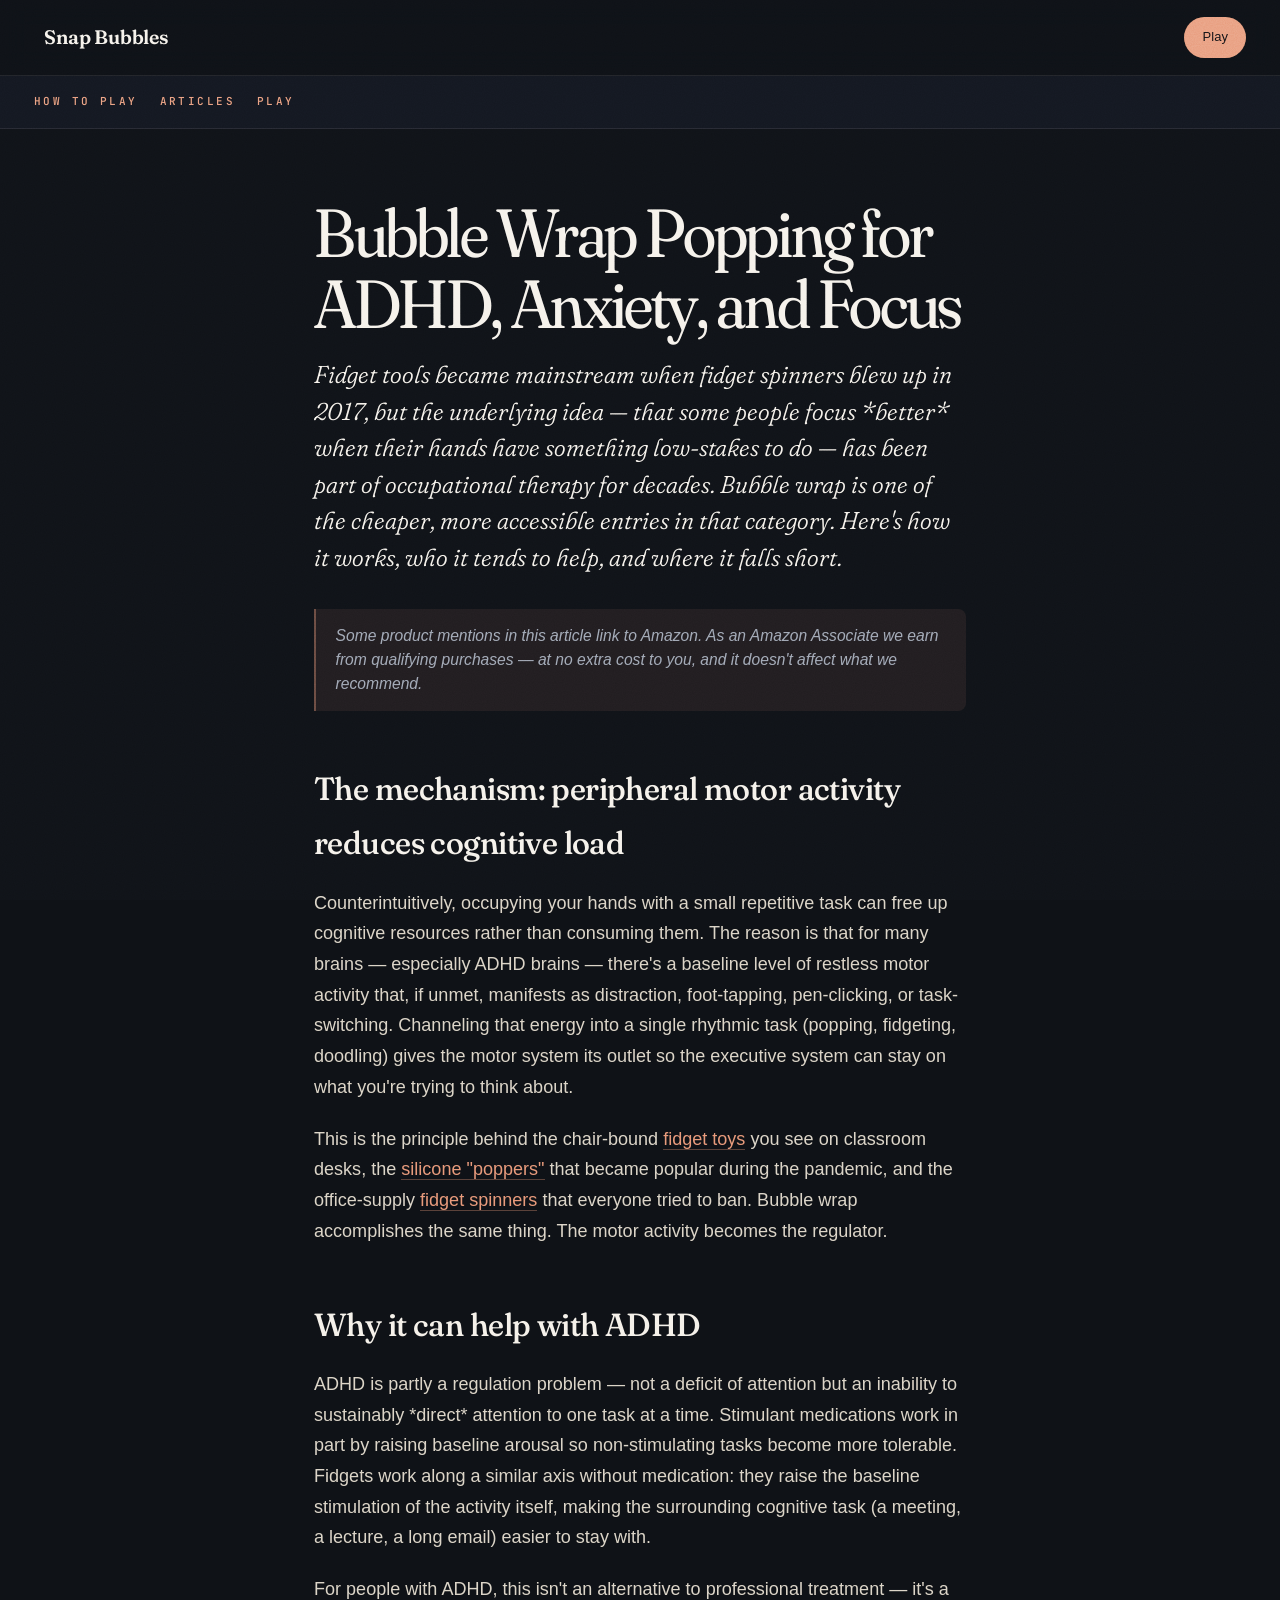
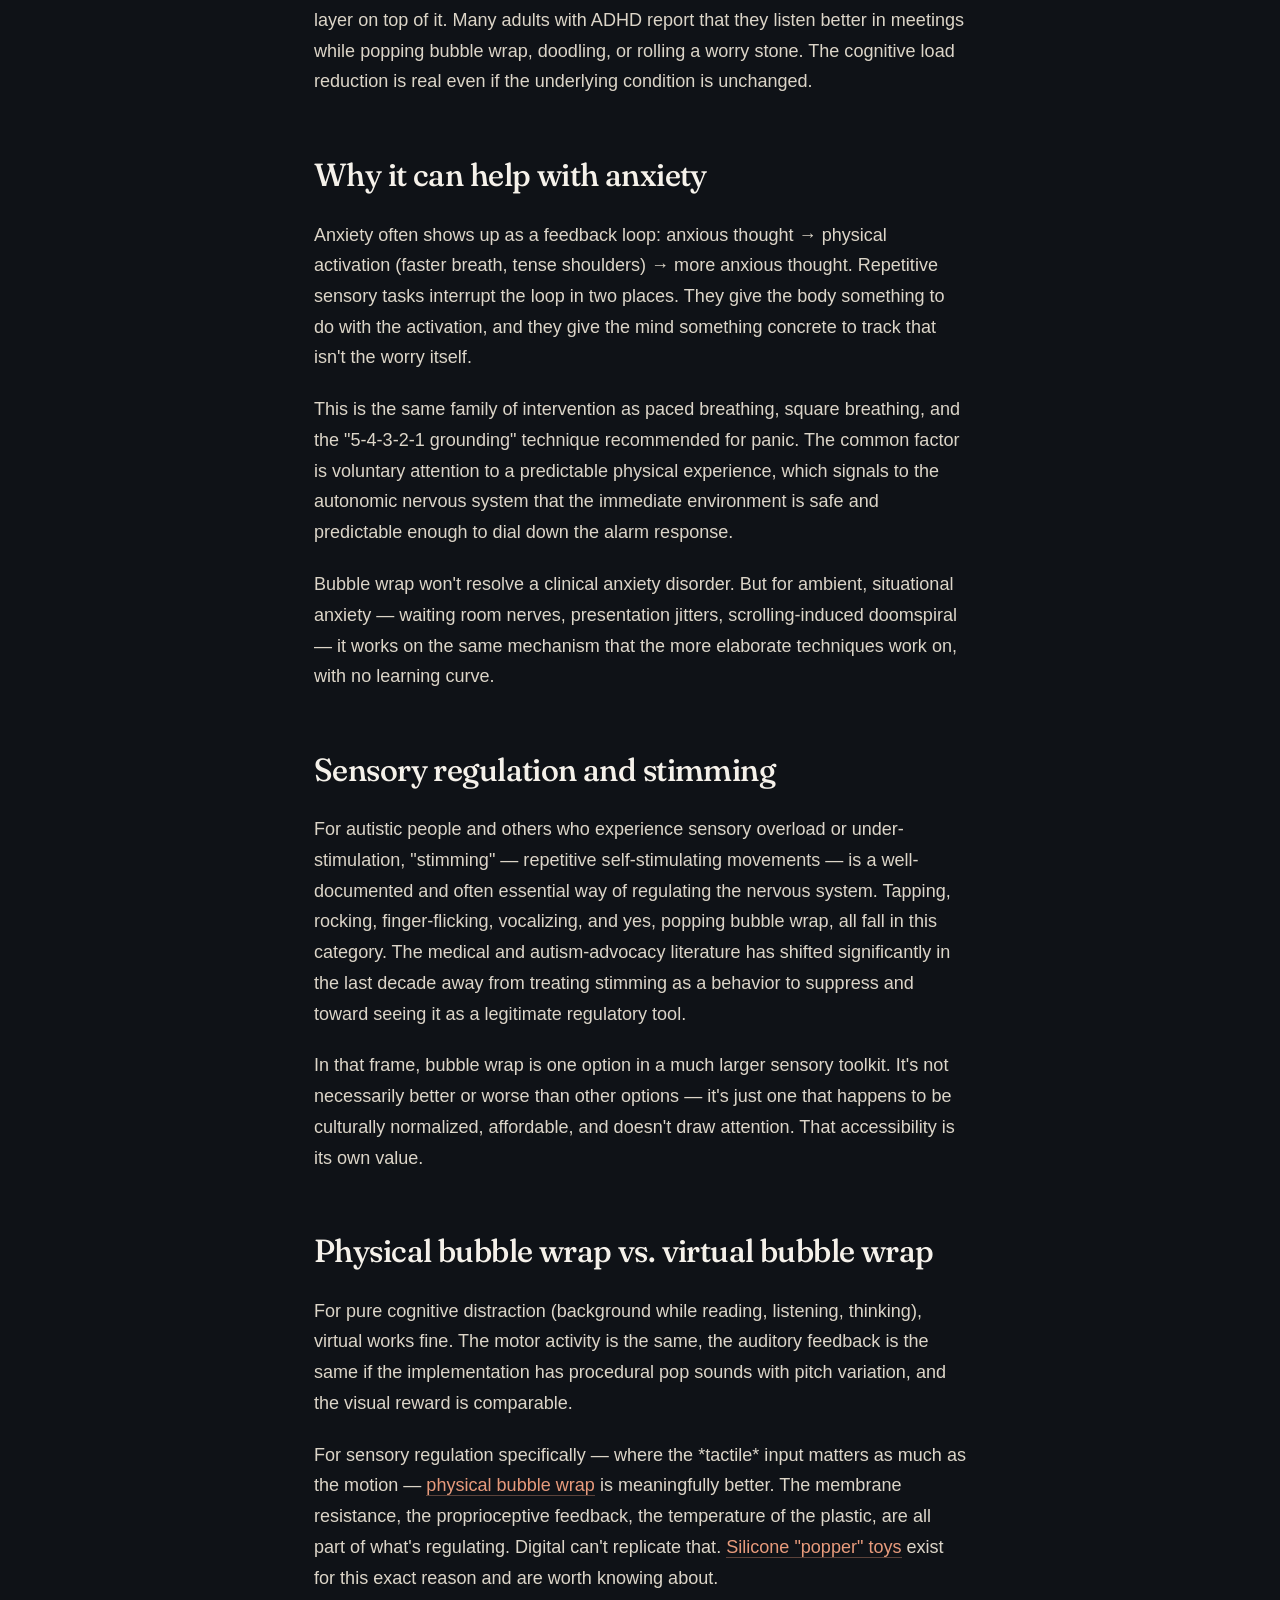
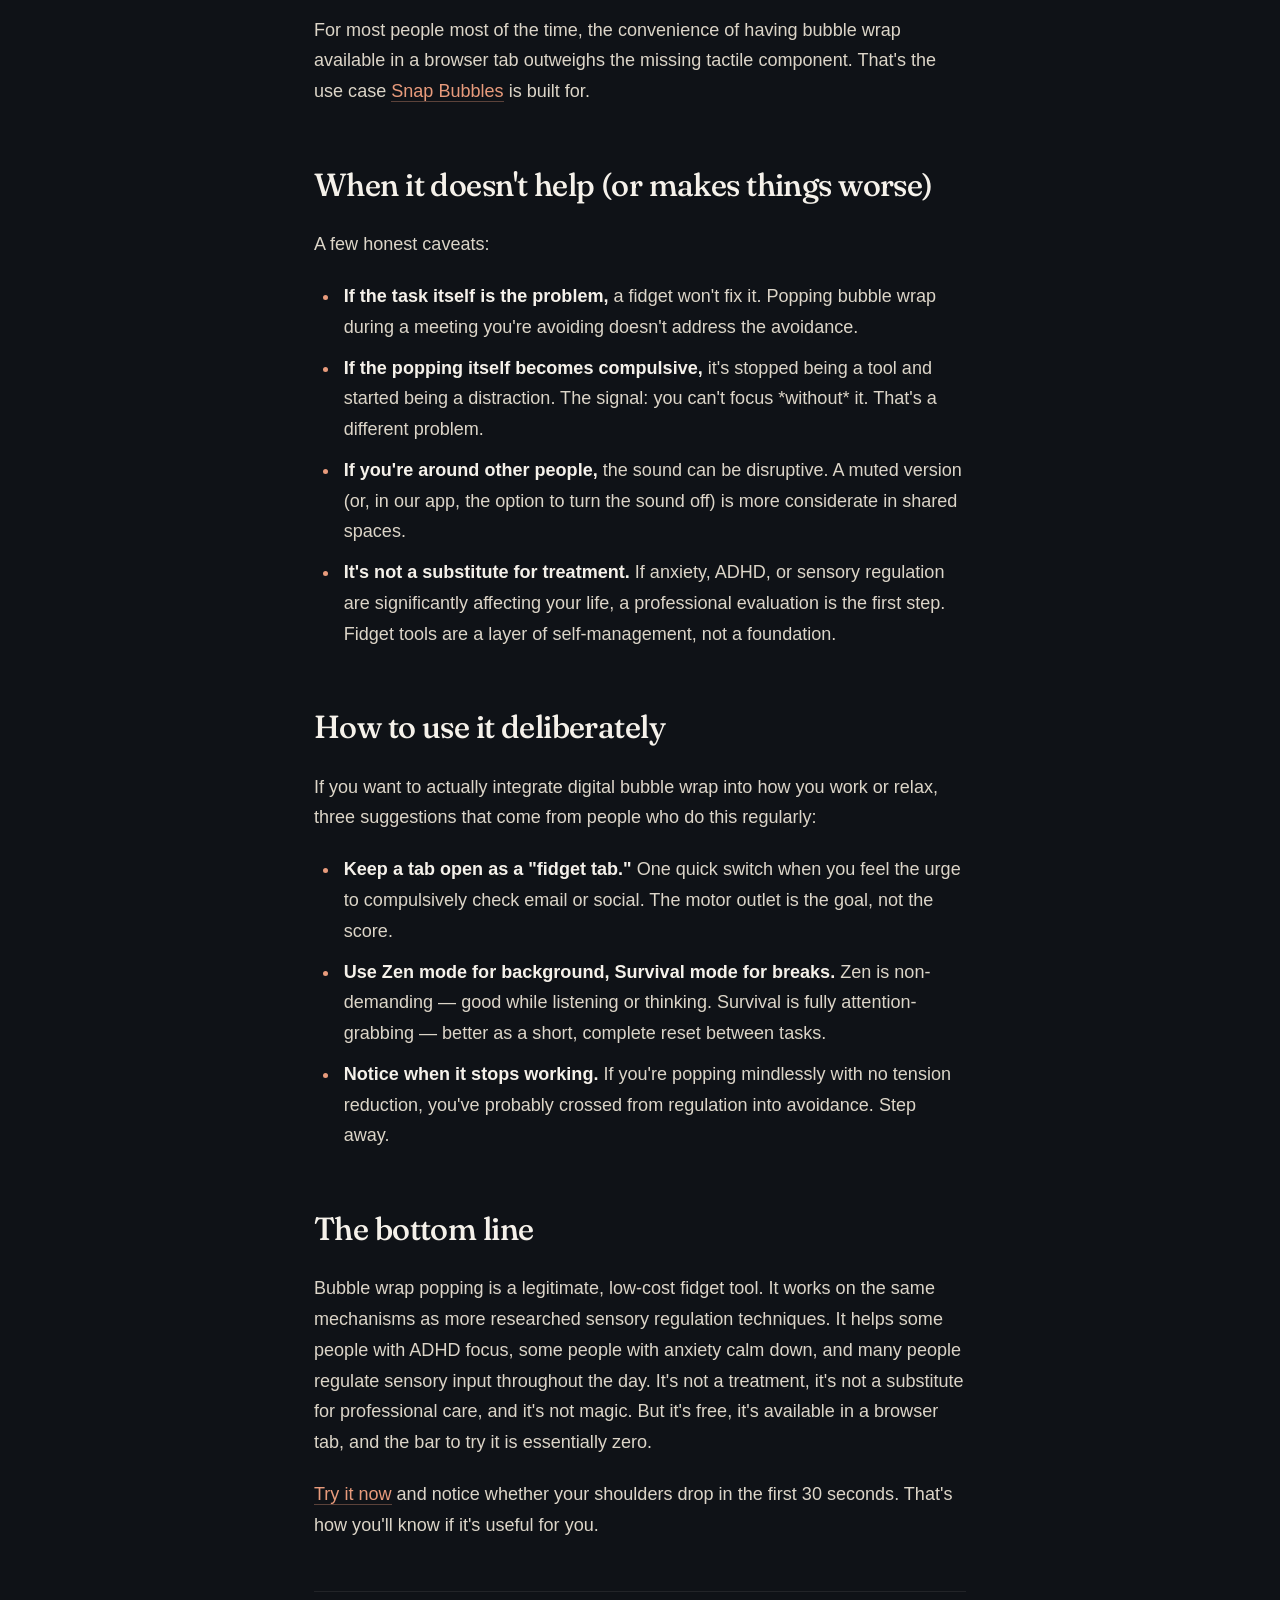
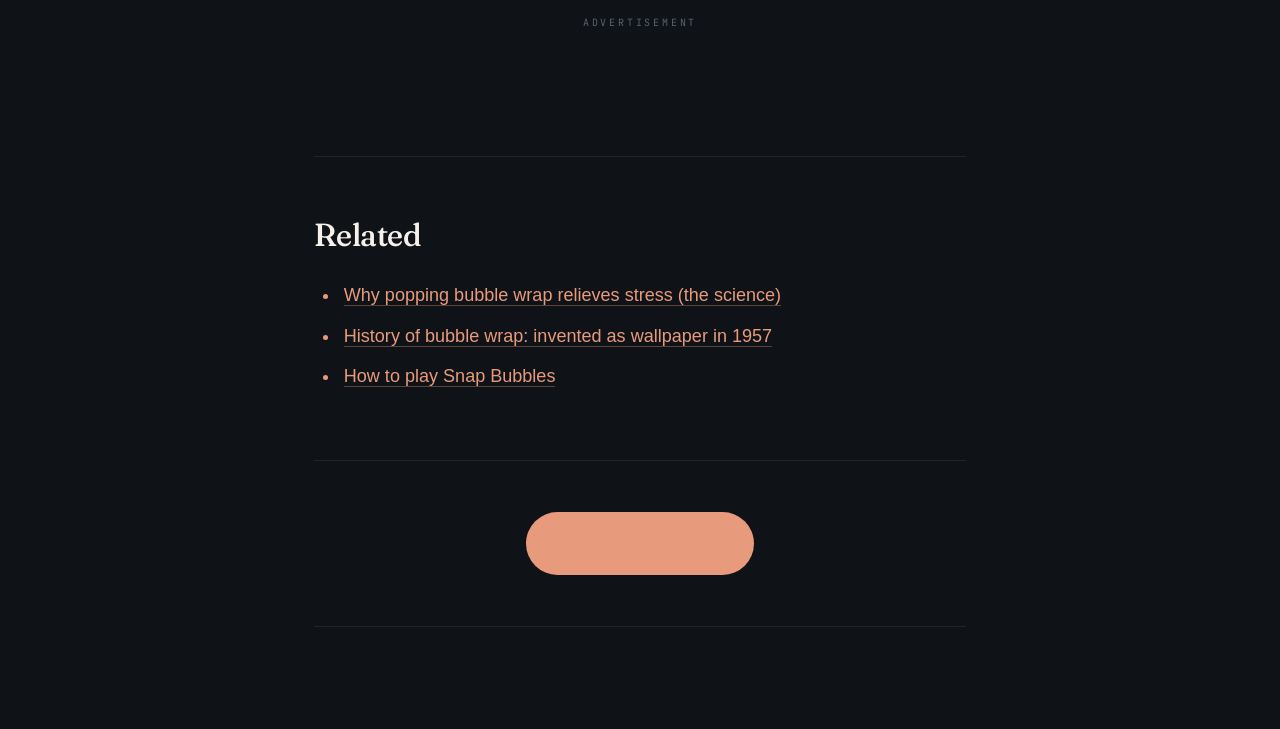
<file: bubble-wrap-for-adhd-anxiety.html>
<!doctype html>
<html lang="en">
<head>
  <meta charset="utf-8" />
  <meta name="viewport" content="width=device-width, initial-scale=1, viewport-fit=cover" />
  <meta name="theme-color" content="#0d1117" />
  <title>Bubble Wrap Popping for ADHD, Anxiety, and Focus</title>
  <meta name="description" content="Why fidget tools like bubble wrap can help people with ADHD focus, calm anxiety, and regulate sensory input. The mechanism, the limits, and when to use it." />
  <link rel="canonical" href="https://snapbubbles.com/bubble-wrap-for-adhd-anxiety.html" />

  <link rel="manifest" href="manifest.webmanifest" />
  <link rel="icon" type="image/svg+xml" href="icons/icon.svg" />
  <link rel="apple-touch-icon" href="icons/apple-touch-icon.png" />

  <meta property="og:type" content="article" />
  <meta property="og:url" content="https://snapbubbles.com/bubble-wrap-for-adhd-anxiety.html" />
  <meta property="og:title" content="Bubble Wrap Popping for ADHD, Anxiety, and Focus" />
  <meta property="og:description" content="How fidget tools like bubble wrap help with focus, anxiety, and sensory regulation — the mechanism and the limits." />
  <meta property="og:image" content="https://snapbubbles.com/icons/og-image.png" />
  <meta name="twitter:card" content="summary_large_image" />

  <script type="application/ld+json">
  {
    "@context": "https://schema.org",
    "@type": "Article",
    "headline": "Bubble Wrap Popping for ADHD, Anxiety, and Focus",
    "description": "How fidget tools like bubble wrap help with focus, anxiety, and sensory regulation.",
    "image": "https://snapbubbles.com/icons/og-image.png",
    "url": "https://snapbubbles.com/bubble-wrap-for-adhd-anxiety.html",
    "publisher": {
      "@type": "Organization",
      "name": "Snap Bubbles",
      "logo": {
        "@type": "ImageObject",
        "url": "https://snapbubbles.com/icons/icon-512.png"
      }
    },
    "mainEntityOfPage": "https://snapbubbles.com/bubble-wrap-for-adhd-anxiety.html"
  }
  </script>

  <link rel="stylesheet" href="style.css" />

  <!-- Google Analytics (GA4) -->
  <script async src="https://www.googletagmanager.com/gtag/js?id=G-RGB50NYS8Y"></script>
  <script>
    window.dataLayer = window.dataLayer || [];
    function gtag(){dataLayer.push(arguments);}
    gtag('js', new Date());
    gtag('config', 'G-RGB50NYS8Y');
  </script>
</head>
<body class="article-body">
  <header class="article-topbar">
    <a class="brand" href="/">
      <span class="brand-dot" aria-hidden="true"></span>
      <span class="brand-name">Snap Bubbles</span>
    </a>
    <nav class="article-nav">
      <a class="btn btn-primary" href="/">Play</a>
    </nav>
  </header>

  <nav class="subnav" aria-label="Site navigation">
    <a href="/how-to-play.html">How to Play</a>
    <a href="/articles.html">Articles</a>
    <a href="/">Play</a>
  </nav>

  <main class="article">
    <h1>Bubble Wrap Popping for ADHD, Anxiety, and Focus</h1>
    <p class="lede">Fidget tools became mainstream when fidget spinners blew up in 2017, but the underlying idea — that some people focus *better* when their hands have something low-stakes to do — has been part of occupational therapy for decades. Bubble wrap is one of the cheaper, more accessible entries in that category. Here's how it works, who it tends to help, and where it falls short.</p>

    <aside class="affiliate-note">Some product mentions in this article link to Amazon. As an Amazon Associate we earn from qualifying purchases — at no extra cost to you, and it doesn't affect what we recommend.</aside>

    <section>
      <h2>The mechanism: peripheral motor activity reduces cognitive load</h2>
      <p>Counterintuitively, occupying your hands with a small repetitive task can free up cognitive resources rather than consuming them. The reason is that for many brains — especially ADHD brains — there's a baseline level of restless motor activity that, if unmet, manifests as distraction, foot-tapping, pen-clicking, or task-switching. Channeling that energy into a single rhythmic task (popping, fidgeting, doodling) gives the motor system its outlet so the executive system can stay on what you're trying to think about.</p>
      <p>This is the principle behind the chair-bound <a href="https://www.amazon.com/s?k=fidget+toy+desk&amp;tag=hovboard-20" rel="sponsored nofollow noopener" target="_blank">fidget toys</a> you see on classroom desks, the <a href="https://www.amazon.com/s?k=silicone+pop+it+fidget&amp;tag=hovboard-20" rel="sponsored nofollow noopener" target="_blank">silicone "poppers"</a> that became popular during the pandemic, and the office-supply <a href="https://www.amazon.com/s?k=fidget+spinner&amp;tag=hovboard-20" rel="sponsored nofollow noopener" target="_blank">fidget spinners</a> that everyone tried to ban. Bubble wrap accomplishes the same thing. The motor activity becomes the regulator.</p>
    </section>

    <section>
      <h2>Why it can help with ADHD</h2>
      <p>ADHD is partly a regulation problem — not a deficit of attention but an inability to sustainably *direct* attention to one task at a time. Stimulant medications work in part by raising baseline arousal so non-stimulating tasks become more tolerable. Fidgets work along a similar axis without medication: they raise the baseline stimulation of the activity itself, making the surrounding cognitive task (a meeting, a lecture, a long email) easier to stay with.</p>
      <p>For people with ADHD, this isn't an alternative to professional treatment — it's a layer on top of it. Many adults with ADHD report that they listen better in meetings while popping bubble wrap, doodling, or rolling a worry stone. The cognitive load reduction is real even if the underlying condition is unchanged.</p>
    </section>

    <section>
      <h2>Why it can help with anxiety</h2>
      <p>Anxiety often shows up as a feedback loop: anxious thought → physical activation (faster breath, tense shoulders) → more anxious thought. Repetitive sensory tasks interrupt the loop in two places. They give the body something to do with the activation, and they give the mind something concrete to track that isn't the worry itself.</p>
      <p>This is the same family of intervention as paced breathing, square breathing, and the "5-4-3-2-1 grounding" technique recommended for panic. The common factor is voluntary attention to a predictable physical experience, which signals to the autonomic nervous system that the immediate environment is safe and predictable enough to dial down the alarm response.</p>
      <p>Bubble wrap won't resolve a clinical anxiety disorder. But for ambient, situational anxiety — waiting room nerves, presentation jitters, scrolling-induced doomspiral — it works on the same mechanism that the more elaborate techniques work on, with no learning curve.</p>
    </section>

    <section>
      <h2>Sensory regulation and stimming</h2>
      <p>For autistic people and others who experience sensory overload or under-stimulation, "stimming" — repetitive self-stimulating movements — is a well-documented and often essential way of regulating the nervous system. Tapping, rocking, finger-flicking, vocalizing, and yes, popping bubble wrap, all fall in this category. The medical and autism-advocacy literature has shifted significantly in the last decade away from treating stimming as a behavior to suppress and toward seeing it as a legitimate regulatory tool.</p>
      <p>In that frame, bubble wrap is one option in a much larger sensory toolkit. It's not necessarily better or worse than other options — it's just one that happens to be culturally normalized, affordable, and doesn't draw attention. That accessibility is its own value.</p>
    </section>

    <section>
      <h2>Physical bubble wrap vs. virtual bubble wrap</h2>
      <p>For pure cognitive distraction (background while reading, listening, thinking), virtual works fine. The motor activity is the same, the auditory feedback is the same if the implementation has procedural pop sounds with pitch variation, and the visual reward is comparable.</p>
      <p>For sensory regulation specifically — where the *tactile* input matters as much as the motion — <a href="https://www.amazon.com/s?k=bubble+wrap+roll&amp;tag=hovboard-20" rel="sponsored nofollow noopener" target="_blank">physical bubble wrap</a> is meaningfully better. The membrane resistance, the proprioceptive feedback, the temperature of the plastic, are all part of what's regulating. Digital can't replicate that. <a href="https://www.amazon.com/s?k=silicone+pop+it+fidget+adult&amp;tag=hovboard-20" rel="sponsored nofollow noopener" target="_blank">Silicone "popper" toys</a> exist for this exact reason and are worth knowing about.</p>
      <p>For most people most of the time, the convenience of having bubble wrap available in a browser tab outweighs the missing tactile component. That's the use case <a href="/">Snap Bubbles</a> is built for.</p>
    </section>

    <section>
      <h2>When it doesn't help (or makes things worse)</h2>
      <p>A few honest caveats:</p>
      <ul>
        <li><strong>If the task itself is the problem,</strong> a fidget won't fix it. Popping bubble wrap during a meeting you're avoiding doesn't address the avoidance.</li>
        <li><strong>If the popping itself becomes compulsive,</strong> it's stopped being a tool and started being a distraction. The signal: you can't focus *without* it. That's a different problem.</li>
        <li><strong>If you're around other people,</strong> the sound can be disruptive. A muted version (or, in our app, the option to turn the sound off) is more considerate in shared spaces.</li>
        <li><strong>It's not a substitute for treatment.</strong> If anxiety, ADHD, or sensory regulation are significantly affecting your life, a professional evaluation is the first step. Fidget tools are a layer of self-management, not a foundation.</li>
      </ul>
    </section>

    <section>
      <h2>How to use it deliberately</h2>
      <p>If you want to actually integrate digital bubble wrap into how you work or relax, three suggestions that come from people who do this regularly:</p>
      <ul>
        <li><strong>Keep a tab open as a "fidget tab."</strong> One quick switch when you feel the urge to compulsively check email or social. The motor outlet is the goal, not the score.</li>
        <li><strong>Use Zen mode for background, Survival mode for breaks.</strong> Zen is non-demanding — good while listening or thinking. Survival is fully attention-grabbing — better as a short, complete reset between tasks.</li>
        <li><strong>Notice when it stops working.</strong> If you're popping mindlessly with no tension reduction, you've probably crossed from regulation into avoidance. Step away.</li>
      </ul>
    </section>

    <section>
      <h2>The bottom line</h2>
      <p>Bubble wrap popping is a legitimate, low-cost fidget tool. It works on the same mechanisms as more researched sensory regulation techniques. It helps some people with ADHD focus, some people with anxiety calm down, and many people regulate sensory input throughout the day. It's not a treatment, it's not a substitute for professional care, and it's not magic. But it's free, it's available in a browser tab, and the bar to try it is essentially zero.</p>
      <p><a href="/">Try it now</a> and notice whether your shoulders drop in the first 30 seconds. That's how you'll know if it's useful for you.</p>
    </section>

    <aside class="in-article-ad" aria-label="Advertisement">
      <span class="ad-label">Advertisement</span>
      <ins class="adsbygoogle"
           style="display:block; text-align:center;"
           data-ad-layout="in-article"
           data-ad-format="fluid"
           data-ad-client="ca-pub-6647695511145371"
           data-ad-slot="3286215878"></ins>
      <script>(adsbygoogle = window.adsbygoogle || []).push({});</script>
    </aside>

    <section>
      <h2>Related</h2>
      <ul>
        <li><a href="/why-popping-bubble-wrap-relieves-stress.html">Why popping bubble wrap relieves stress (the science)</a></li>
        <li><a href="/history-of-bubble-wrap.html">History of bubble wrap: invented as wallpaper in 1957</a></li>
        <li><a href="/how-to-play.html">How to play Snap Bubbles</a></li>
      </ul>
    </section>

    <div class="article-cta">
      <a class="btn btn-primary btn-lg" href="/">Pop Some Bubbles →</a>
    </div>
  </main>
</body>
</html>
</file>
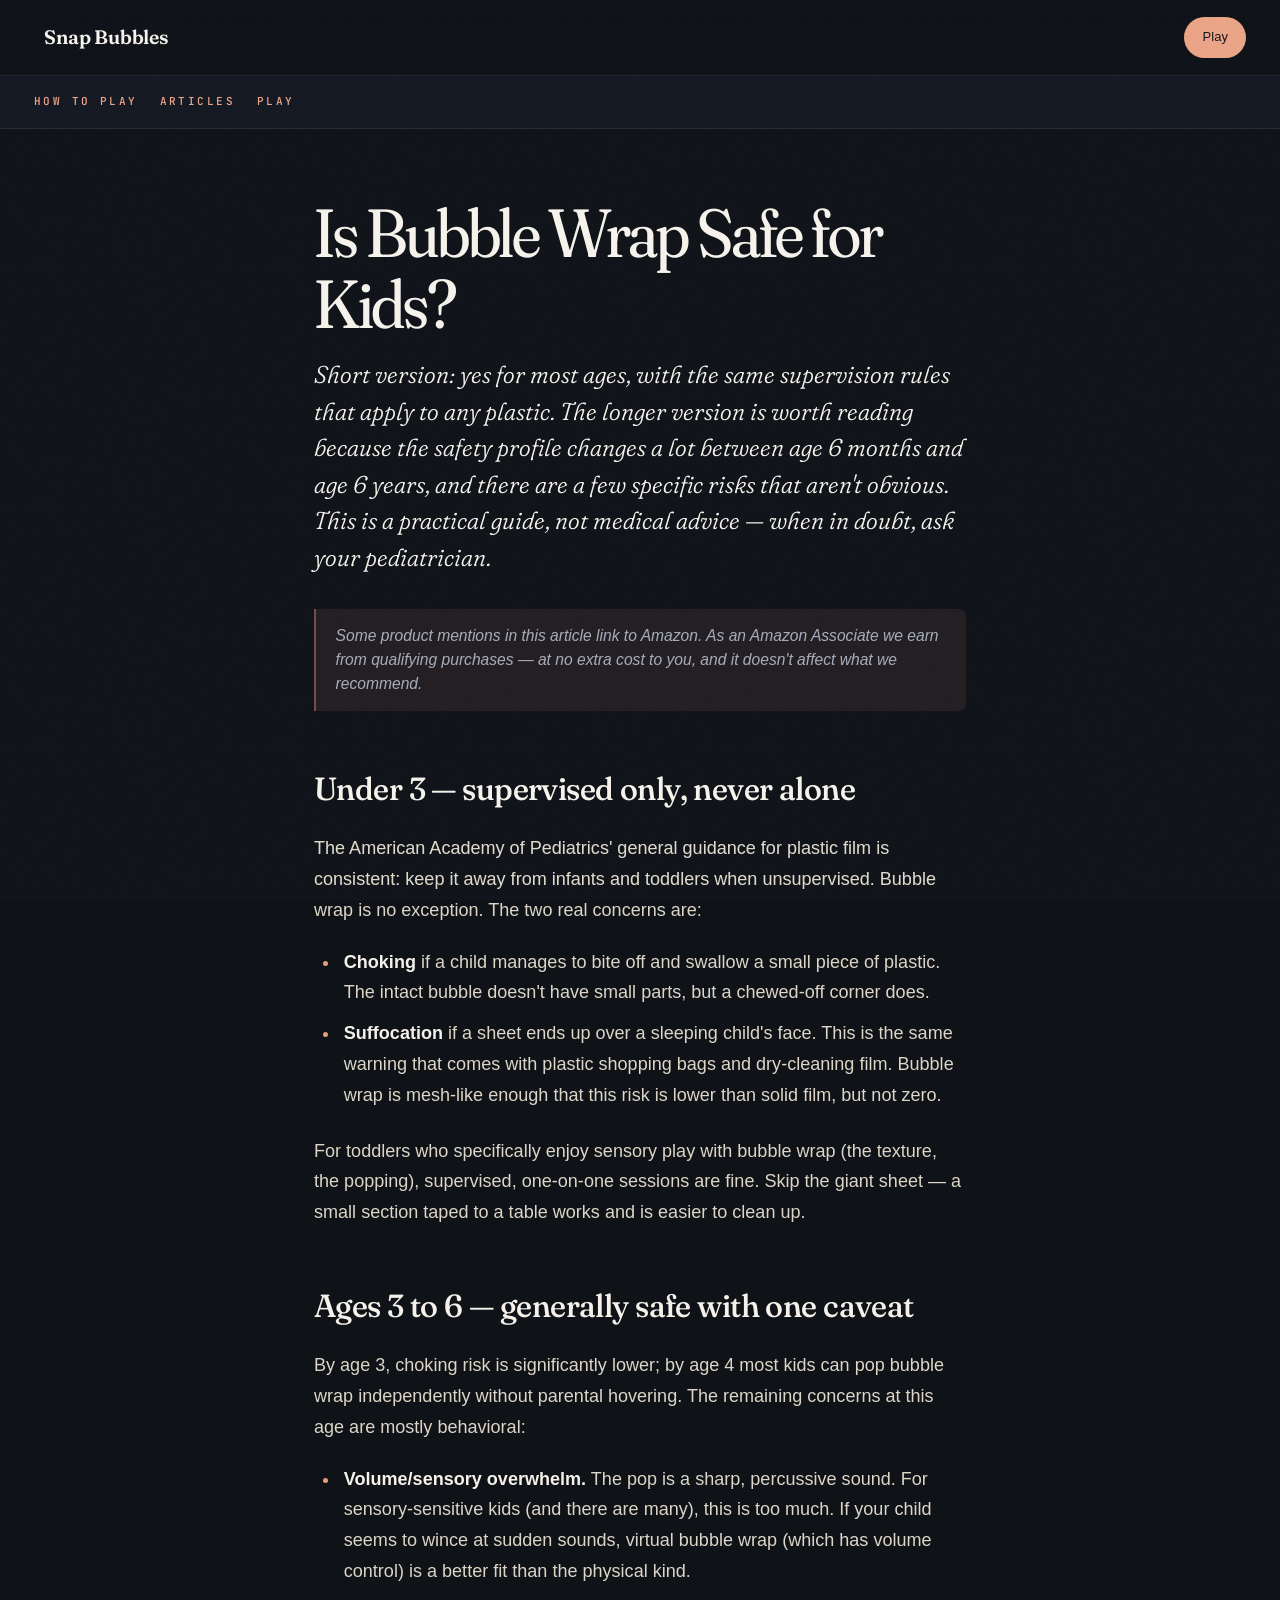
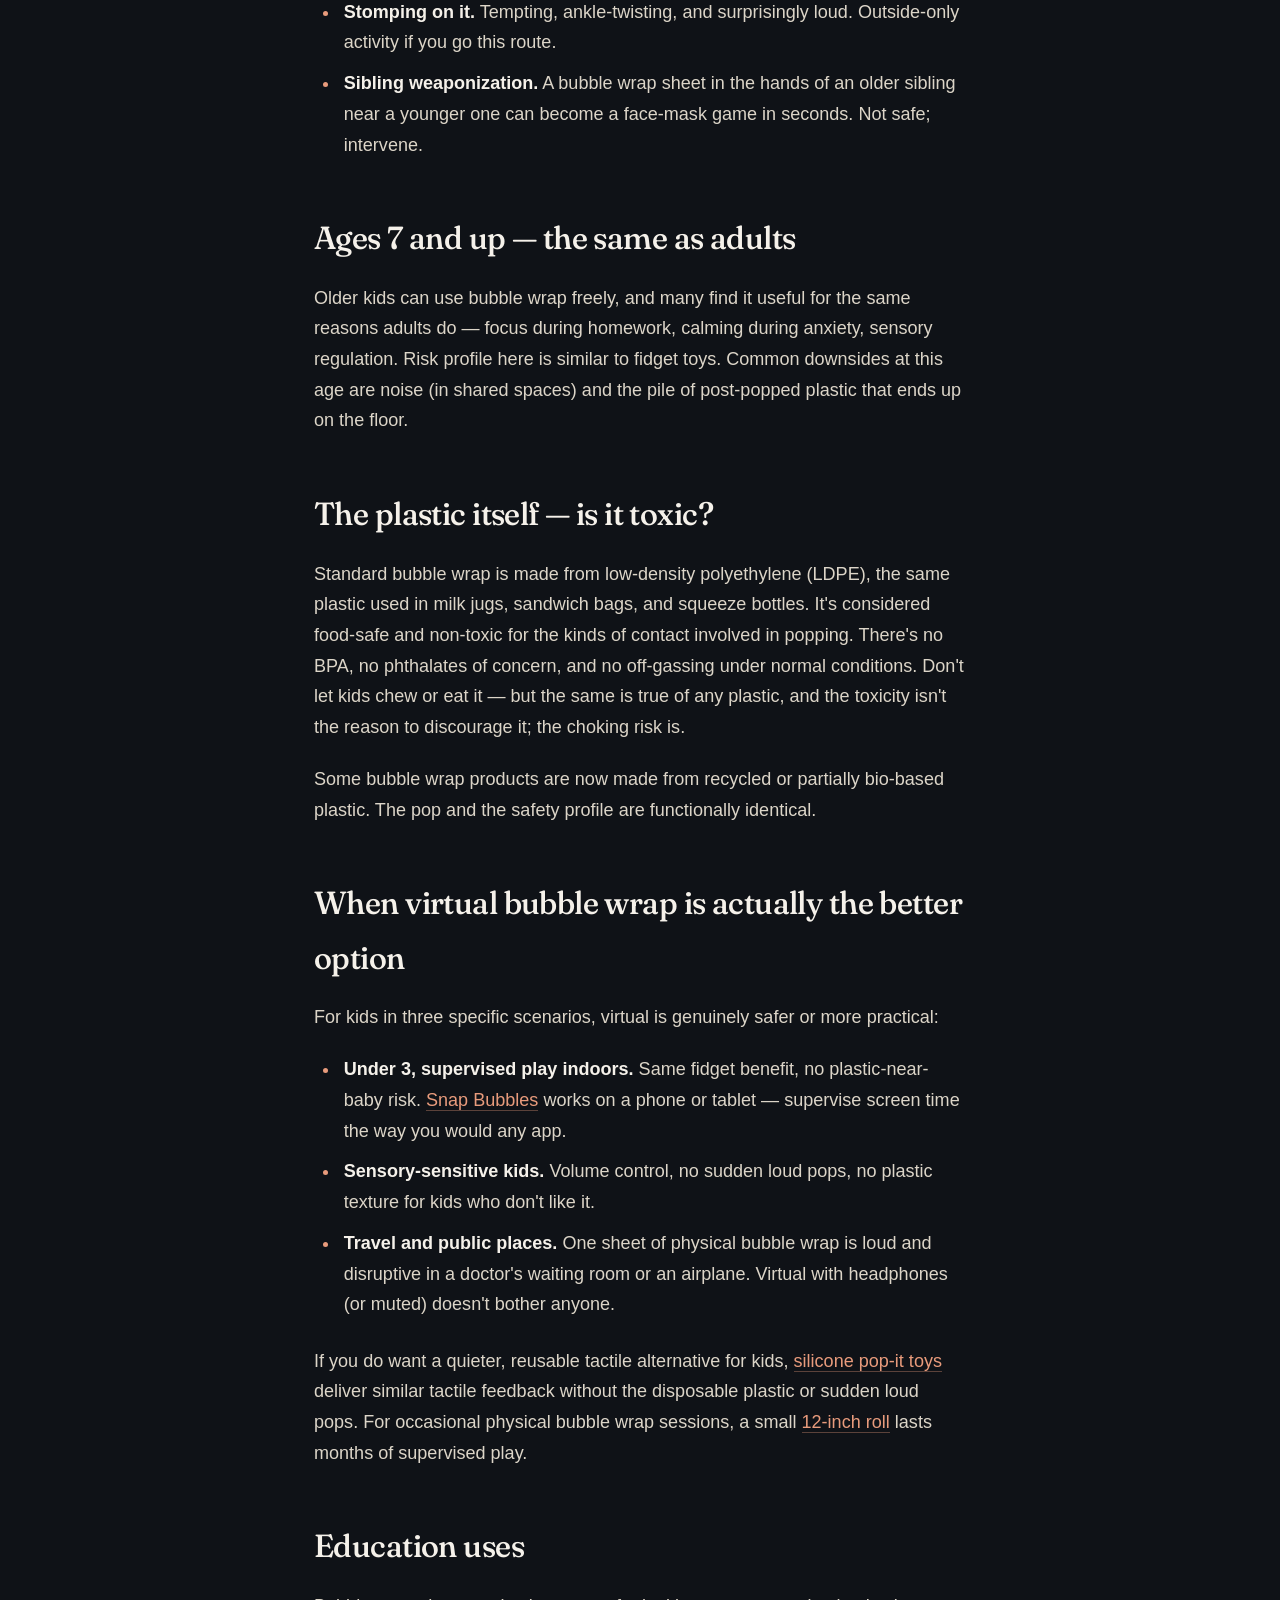
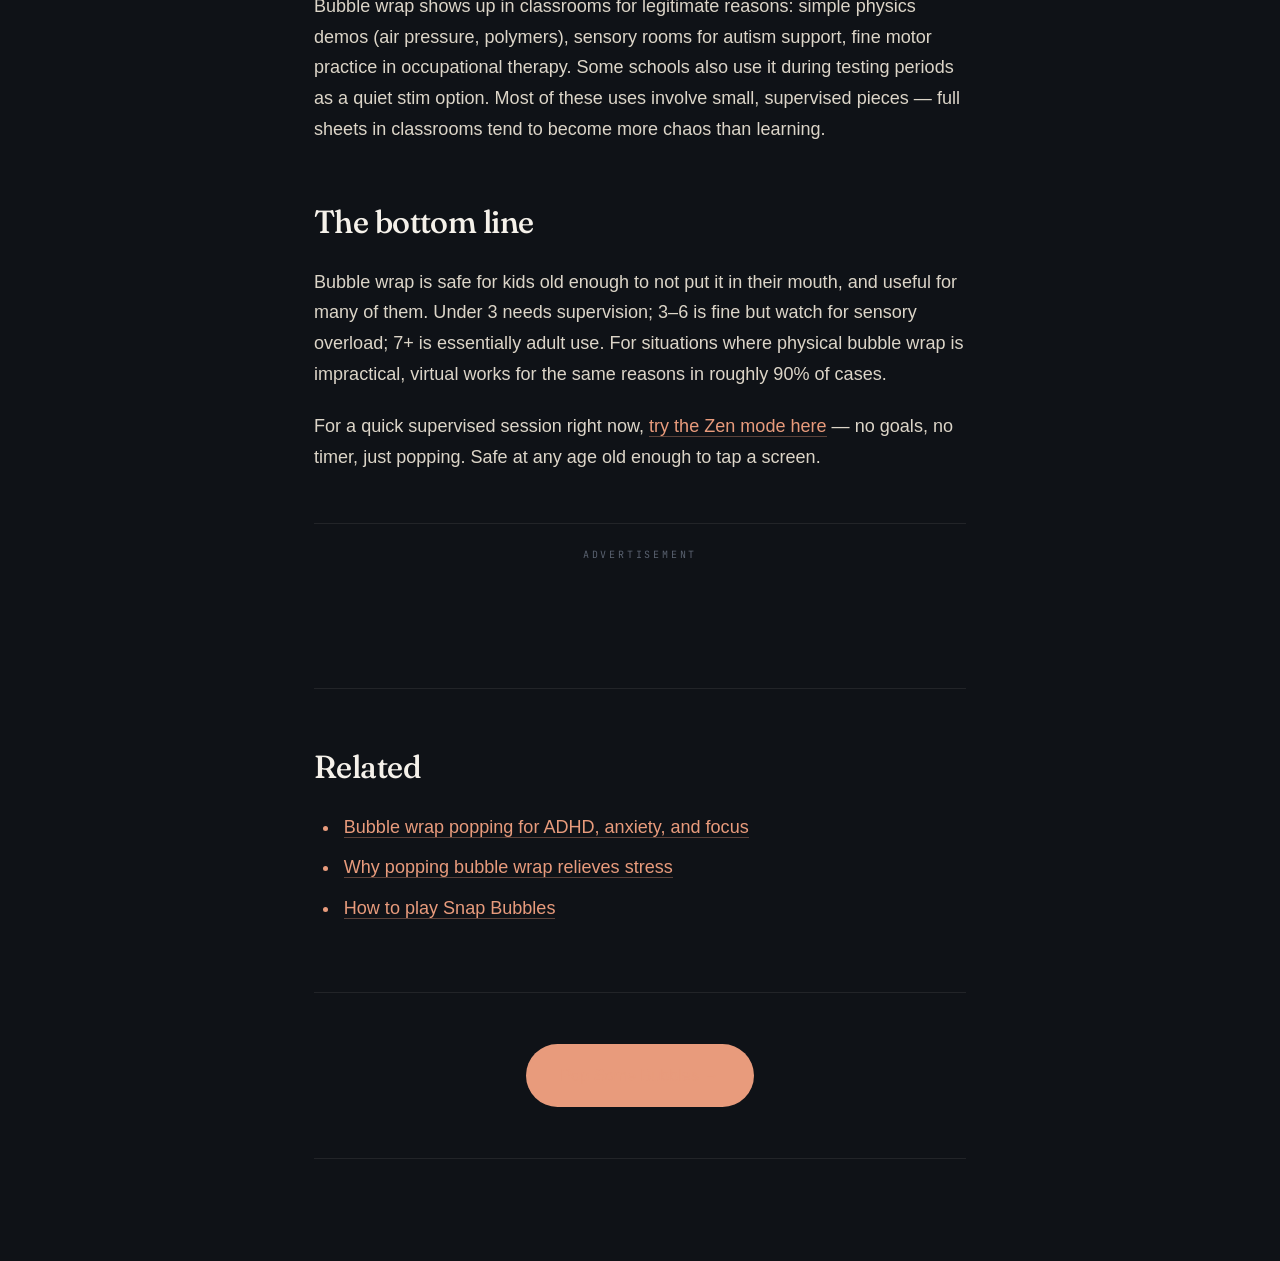
<file: bubble-wrap-for-kids-safety.html>
<!doctype html>
<html lang="en">
<head>
  <meta charset="utf-8" />
  <meta name="viewport" content="width=device-width, initial-scale=1, viewport-fit=cover" />
  <meta name="theme-color" content="#0d1117" />
  <title>Is Bubble Wrap Safe for Kids? A Parent's Guide</title>
  <meta name="description" content="Is bubble wrap safe for kids to play with? Choking, suffocation, and noise concerns by age, plus when virtual bubble wrap is the better option. A practical guide." />
  <link rel="canonical" href="https://snapbubbles.com/bubble-wrap-for-kids-safety.html" />

  <link rel="manifest" href="manifest.webmanifest" />
  <link rel="icon" type="image/svg+xml" href="icons/icon.svg" />
  <link rel="apple-touch-icon" href="icons/apple-touch-icon.png" />

  <meta property="og:type" content="article" />
  <meta property="og:url" content="https://snapbubbles.com/bubble-wrap-for-kids-safety.html" />
  <meta property="og:title" content="Is Bubble Wrap Safe for Kids? A Parent's Guide" />
  <meta property="og:description" content="Bubble wrap safety for kids by age — choking, suffocation, and noise concerns. When virtual is the better option." />
  <meta property="og:image" content="https://snapbubbles.com/icons/og-image.png" />
  <meta name="twitter:card" content="summary_large_image" />

  <script type="application/ld+json">
  {
    "@context": "https://schema.org",
    "@type": "Article",
    "headline": "Is Bubble Wrap Safe for Kids? A Parent's Guide",
    "description": "Practical bubble wrap safety guidance by age, plus when virtual bubble wrap is the better choice.",
    "image": "https://snapbubbles.com/icons/og-image.png",
    "url": "https://snapbubbles.com/bubble-wrap-for-kids-safety.html",
    "publisher": {"@type": "Organization", "name": "Snap Bubbles", "logo": {"@type": "ImageObject", "url": "https://snapbubbles.com/icons/icon-512.png"}},
    "mainEntityOfPage": "https://snapbubbles.com/bubble-wrap-for-kids-safety.html"
  }
  </script>
  <link rel="stylesheet" href="style.css" />

  <!-- Google Analytics (GA4) -->
  <script async src="https://www.googletagmanager.com/gtag/js?id=G-RGB50NYS8Y"></script>
  <script>
    window.dataLayer = window.dataLayer || [];
    function gtag(){dataLayer.push(arguments);}
    gtag('js', new Date());
    gtag('config', 'G-RGB50NYS8Y');
  </script>
</head>
<body class="article-body">
  <header class="article-topbar">
    <a class="brand" href="/"><span class="brand-dot" aria-hidden="true"></span><span class="brand-name">Snap Bubbles</span></a>
    <nav class="article-nav"><a class="btn btn-primary" href="/">Play</a></nav>
  </header>

  <nav class="subnav" aria-label="Site navigation">
    <a href="/how-to-play.html">How to Play</a>
    <a href="/articles.html">Articles</a>
    <a href="/">Play</a>
  </nav>

  <main class="article">
    <h1>Is Bubble Wrap Safe for Kids?</h1>
    <p class="lede">Short version: yes for most ages, with the same supervision rules that apply to any plastic. The longer version is worth reading because the safety profile changes a lot between age 6 months and age 6 years, and there are a few specific risks that aren't obvious. This is a practical guide, not medical advice — when in doubt, ask your pediatrician.</p>

    <aside class="affiliate-note">Some product mentions in this article link to Amazon. As an Amazon Associate we earn from qualifying purchases — at no extra cost to you, and it doesn't affect what we recommend.</aside>

    <section>
      <h2>Under 3 — supervised only, never alone</h2>
      <p>The American Academy of Pediatrics' general guidance for plastic film is consistent: keep it away from infants and toddlers when unsupervised. Bubble wrap is no exception. The two real concerns are:</p>
      <ul>
        <li><strong>Choking</strong> if a child manages to bite off and swallow a small piece of plastic. The intact bubble doesn't have small parts, but a chewed-off corner does.</li>
        <li><strong>Suffocation</strong> if a sheet ends up over a sleeping child's face. This is the same warning that comes with plastic shopping bags and dry-cleaning film. Bubble wrap is mesh-like enough that this risk is lower than solid film, but not zero.</li>
      </ul>
      <p>For toddlers who specifically enjoy sensory play with bubble wrap (the texture, the popping), supervised, one-on-one sessions are fine. Skip the giant sheet — a small section taped to a table works and is easier to clean up.</p>
    </section>

    <section>
      <h2>Ages 3 to 6 — generally safe with one caveat</h2>
      <p>By age 3, choking risk is significantly lower; by age 4 most kids can pop bubble wrap independently without parental hovering. The remaining concerns at this age are mostly behavioral:</p>
      <ul>
        <li><strong>Volume/sensory overwhelm.</strong> The pop is a sharp, percussive sound. For sensory-sensitive kids (and there are many), this is too much. If your child seems to wince at sudden sounds, virtual bubble wrap (which has volume control) is a better fit than the physical kind.</li>
        <li><strong>Stomping on it.</strong> Tempting, ankle-twisting, and surprisingly loud. Outside-only activity if you go this route.</li>
        <li><strong>Sibling weaponization.</strong> A bubble wrap sheet in the hands of an older sibling near a younger one can become a face-mask game in seconds. Not safe; intervene.</li>
      </ul>
    </section>

    <section>
      <h2>Ages 7 and up — the same as adults</h2>
      <p>Older kids can use bubble wrap freely, and many find it useful for the same reasons adults do — focus during homework, calming during anxiety, sensory regulation. Risk profile here is similar to fidget toys. Common downsides at this age are noise (in shared spaces) and the pile of post-popped plastic that ends up on the floor.</p>
    </section>

    <section>
      <h2>The plastic itself — is it toxic?</h2>
      <p>Standard bubble wrap is made from low-density polyethylene (LDPE), the same plastic used in milk jugs, sandwich bags, and squeeze bottles. It's considered food-safe and non-toxic for the kinds of contact involved in popping. There's no BPA, no phthalates of concern, and no off-gassing under normal conditions. Don't let kids chew or eat it — but the same is true of any plastic, and the toxicity isn't the reason to discourage it; the choking risk is.</p>
      <p>Some bubble wrap products are now made from recycled or partially bio-based plastic. The pop and the safety profile are functionally identical.</p>
    </section>

    <section>
      <h2>When virtual bubble wrap is actually the better option</h2>
      <p>For kids in three specific scenarios, virtual is genuinely safer or more practical:</p>
      <ul>
        <li><strong>Under 3, supervised play indoors.</strong> Same fidget benefit, no plastic-near-baby risk. <a href="/">Snap Bubbles</a> works on a phone or tablet — supervise screen time the way you would any app.</li>
        <li><strong>Sensory-sensitive kids.</strong> Volume control, no sudden loud pops, no plastic texture for kids who don't like it.</li>
        <li><strong>Travel and public places.</strong> One sheet of physical bubble wrap is loud and disruptive in a doctor's waiting room or an airplane. Virtual with headphones (or muted) doesn't bother anyone.</li>
      </ul>
      <p>If you do want a quieter, reusable tactile alternative for kids, <a href="https://www.amazon.com/s?k=pop+it+fidget+toy+kids&amp;tag=hovboard-20" rel="sponsored nofollow noopener" target="_blank">silicone pop-it toys</a> deliver similar tactile feedback without the disposable plastic or sudden loud pops. For occasional physical bubble wrap sessions, a small <a href="https://www.amazon.com/s?k=bubble+wrap+roll+small&amp;tag=hovboard-20" rel="sponsored nofollow noopener" target="_blank">12-inch roll</a> lasts months of supervised play.</p>
    </section>

    <section>
      <h2>Education uses</h2>
      <p>Bubble wrap shows up in classrooms for legitimate reasons: simple physics demos (air pressure, polymers), sensory rooms for autism support, fine motor practice in occupational therapy. Some schools also use it during testing periods as a quiet stim option. Most of these uses involve small, supervised pieces — full sheets in classrooms tend to become more chaos than learning.</p>
    </section>

    <section>
      <h2>The bottom line</h2>
      <p>Bubble wrap is safe for kids old enough to not put it in their mouth, and useful for many of them. Under 3 needs supervision; 3–6 is fine but watch for sensory overload; 7+ is essentially adult use. For situations where physical bubble wrap is impractical, virtual works for the same reasons in roughly 90% of cases.</p>
      <p>For a quick supervised session right now, <a href="/">try the Zen mode here</a> — no goals, no timer, just popping. Safe at any age old enough to tap a screen.</p>
    </section>

    <aside class="in-article-ad" aria-label="Advertisement">
      <span class="ad-label">Advertisement</span>
      <ins class="adsbygoogle"
           style="display:block; text-align:center;"
           data-ad-layout="in-article"
           data-ad-format="fluid"
           data-ad-client="ca-pub-6647695511145371"
           data-ad-slot="3286215878"></ins>
      <script>(adsbygoogle = window.adsbygoogle || []).push({});</script>
    </aside>

    <section>
      <h2>Related</h2>
      <ul>
        <li><a href="/bubble-wrap-for-adhd-anxiety.html">Bubble wrap popping for ADHD, anxiety, and focus</a></li>
        <li><a href="/why-popping-bubble-wrap-relieves-stress.html">Why popping bubble wrap relieves stress</a></li>
        <li><a href="/how-to-play.html">How to play Snap Bubbles</a></li>
      </ul>
    </section>

    <div class="article-cta"><a class="btn btn-primary btn-lg" href="/">Pop Some Bubbles →</a></div>
  </main>
</body>
</html>
</file>
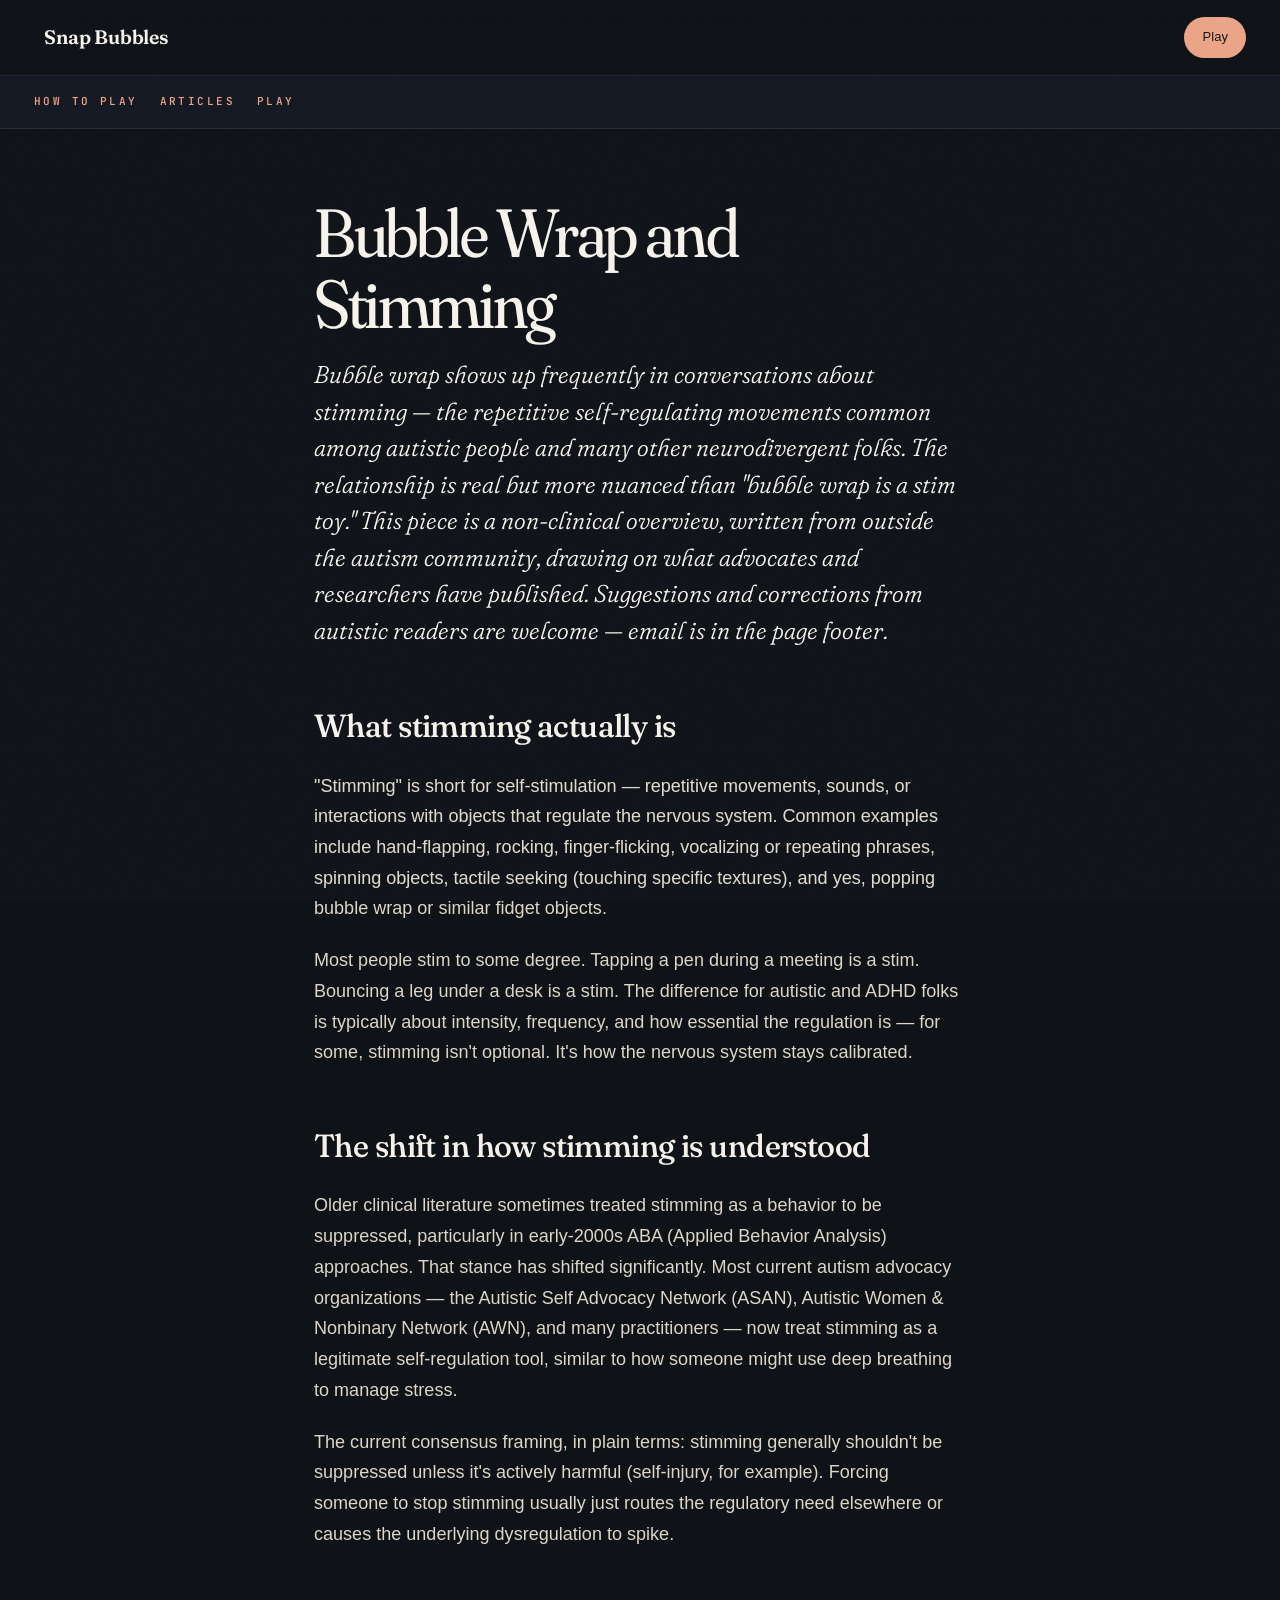
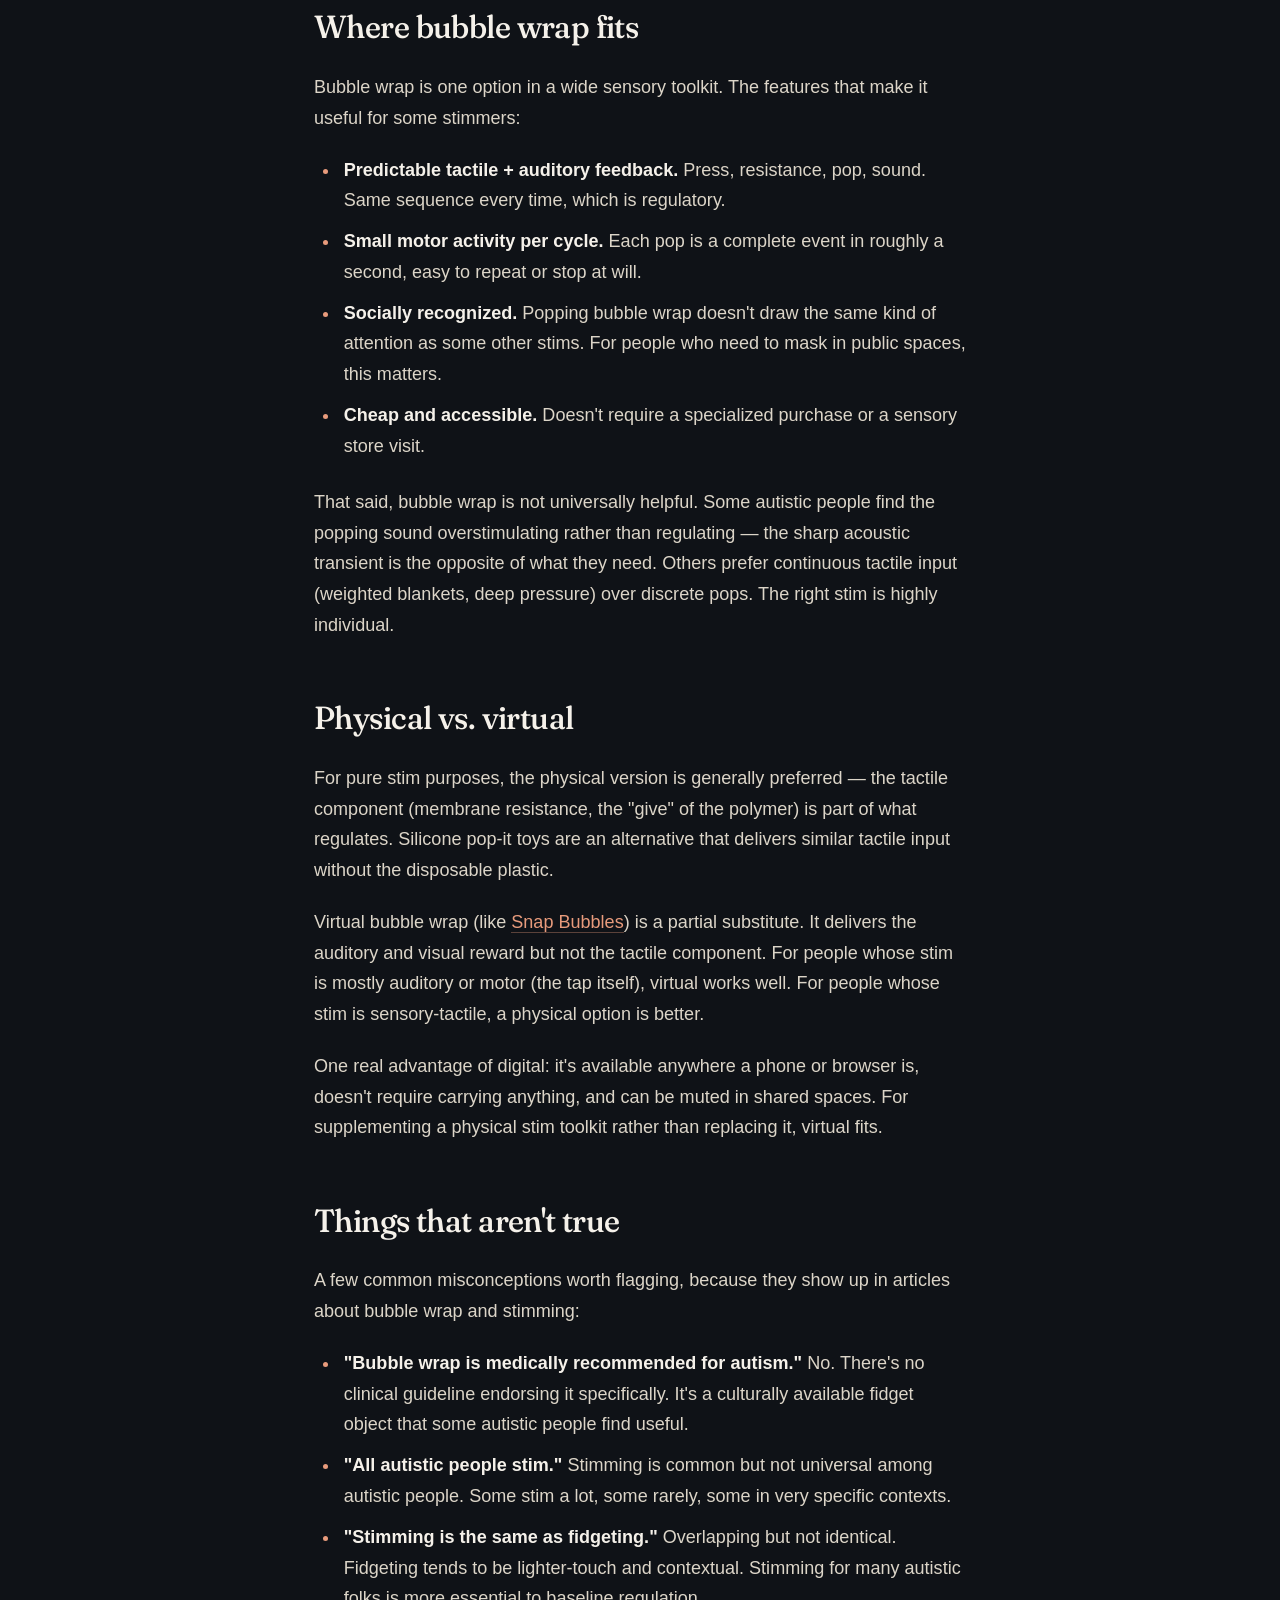
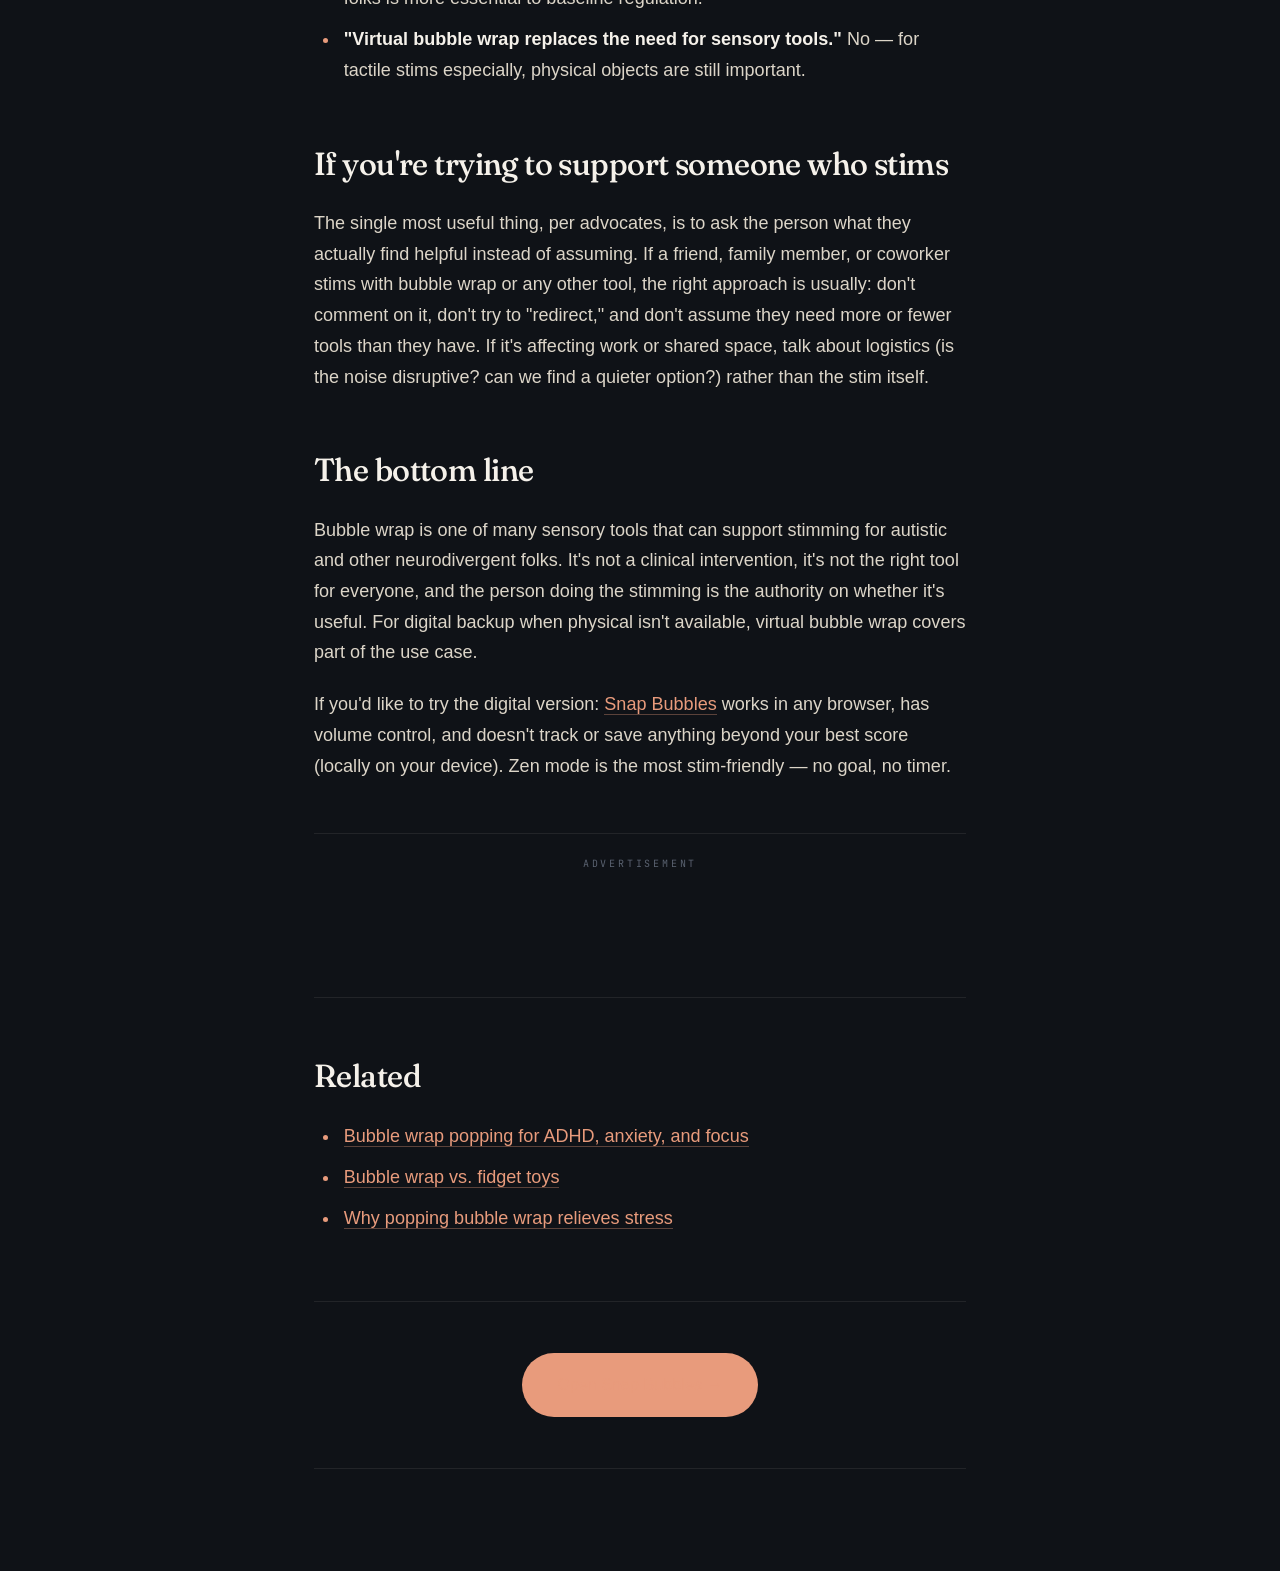
<file: bubble-wrap-stimming.html>
<!doctype html>
<html lang="en">
<head>
  <meta charset="utf-8" />
  <meta name="viewport" content="width=device-width, initial-scale=1, viewport-fit=cover" />
  <meta name="theme-color" content="#0d1117" />
  <title>Bubble Wrap and Stimming: A Respectful Guide</title>
  <meta name="description" content="Bubble wrap as a stim tool — what stimming is, why it matters, what autism advocates say, and where bubble wrap fits in a sensory toolkit. A non-clinical, respectful overview." />
  <link rel="canonical" href="https://snapbubbles.com/bubble-wrap-stimming.html" />

  <link rel="manifest" href="manifest.webmanifest" />
  <link rel="icon" type="image/svg+xml" href="icons/icon.svg" />
  <link rel="apple-touch-icon" href="icons/apple-touch-icon.png" />

  <meta property="og:type" content="article" />
  <meta property="og:url" content="https://snapbubbles.com/bubble-wrap-stimming.html" />
  <meta property="og:title" content="Bubble Wrap and Stimming: A Respectful Guide" />
  <meta property="og:description" content="What stimming is, why it matters, and where bubble wrap fits in a sensory toolkit." />
  <meta property="og:image" content="https://snapbubbles.com/icons/og-image.png" />
  <meta name="twitter:card" content="summary_large_image" />

  <script type="application/ld+json">
  {
    "@context": "https://schema.org",
    "@type": "Article",
    "headline": "Bubble Wrap and Stimming: A Respectful Guide",
    "description": "Bubble wrap as a stim tool — what stimming is and where it fits.",
    "image": "https://snapbubbles.com/icons/og-image.png",
    "url": "https://snapbubbles.com/bubble-wrap-stimming.html",
    "publisher": {"@type": "Organization", "name": "Snap Bubbles", "logo": {"@type": "ImageObject", "url": "https://snapbubbles.com/icons/icon-512.png"}},
    "mainEntityOfPage": "https://snapbubbles.com/bubble-wrap-stimming.html"
  }
  </script>
  <link rel="stylesheet" href="style.css" />

  <!-- Google Analytics (GA4) -->
  <script async src="https://www.googletagmanager.com/gtag/js?id=G-RGB50NYS8Y"></script>
  <script>
    window.dataLayer = window.dataLayer || [];
    function gtag(){dataLayer.push(arguments);}
    gtag('js', new Date());
    gtag('config', 'G-RGB50NYS8Y');
  </script>
</head>
<body class="article-body">
  <header class="article-topbar">
    <a class="brand" href="/"><span class="brand-dot" aria-hidden="true"></span><span class="brand-name">Snap Bubbles</span></a>
    <nav class="article-nav"><a class="btn btn-primary" href="/">Play</a></nav>
  </header>

  <nav class="subnav" aria-label="Site navigation">
    <a href="/how-to-play.html">How to Play</a>
    <a href="/articles.html">Articles</a>
    <a href="/">Play</a>
  </nav>

  <main class="article">
    <h1>Bubble Wrap and Stimming</h1>
    <p class="lede">Bubble wrap shows up frequently in conversations about stimming — the repetitive self-regulating movements common among autistic people and many other neurodivergent folks. The relationship is real but more nuanced than "bubble wrap is a stim toy." This piece is a non-clinical overview, written from outside the autism community, drawing on what advocates and researchers have published. Suggestions and corrections from autistic readers are welcome — email is in the page footer.</p>

    <section>
      <h2>What stimming actually is</h2>
      <p>"Stimming" is short for self-stimulation — repetitive movements, sounds, or interactions with objects that regulate the nervous system. Common examples include hand-flapping, rocking, finger-flicking, vocalizing or repeating phrases, spinning objects, tactile seeking (touching specific textures), and yes, popping bubble wrap or similar fidget objects.</p>
      <p>Most people stim to some degree. Tapping a pen during a meeting is a stim. Bouncing a leg under a desk is a stim. The difference for autistic and ADHD folks is typically about intensity, frequency, and how essential the regulation is — for some, stimming isn't optional. It's how the nervous system stays calibrated.</p>
    </section>

    <section>
      <h2>The shift in how stimming is understood</h2>
      <p>Older clinical literature sometimes treated stimming as a behavior to be suppressed, particularly in early-2000s ABA (Applied Behavior Analysis) approaches. That stance has shifted significantly. Most current autism advocacy organizations — the Autistic Self Advocacy Network (ASAN), Autistic Women & Nonbinary Network (AWN), and many practitioners — now treat stimming as a legitimate self-regulation tool, similar to how someone might use deep breathing to manage stress.</p>
      <p>The current consensus framing, in plain terms: stimming generally shouldn't be suppressed unless it's actively harmful (self-injury, for example). Forcing someone to stop stimming usually just routes the regulatory need elsewhere or causes the underlying dysregulation to spike.</p>
    </section>

    <section>
      <h2>Where bubble wrap fits</h2>
      <p>Bubble wrap is one option in a wide sensory toolkit. The features that make it useful for some stimmers:</p>
      <ul>
        <li><strong>Predictable tactile + auditory feedback.</strong> Press, resistance, pop, sound. Same sequence every time, which is regulatory.</li>
        <li><strong>Small motor activity per cycle.</strong> Each pop is a complete event in roughly a second, easy to repeat or stop at will.</li>
        <li><strong>Socially recognized.</strong> Popping bubble wrap doesn't draw the same kind of attention as some other stims. For people who need to mask in public spaces, this matters.</li>
        <li><strong>Cheap and accessible.</strong> Doesn't require a specialized purchase or a sensory store visit.</li>
      </ul>
      <p>That said, bubble wrap is not universally helpful. Some autistic people find the popping sound overstimulating rather than regulating — the sharp acoustic transient is the opposite of what they need. Others prefer continuous tactile input (weighted blankets, deep pressure) over discrete pops. The right stim is highly individual.</p>
    </section>

    <section>
      <h2>Physical vs. virtual</h2>
      <p>For pure stim purposes, the physical version is generally preferred — the tactile component (membrane resistance, the "give" of the polymer) is part of what regulates. Silicone pop-it toys are an alternative that delivers similar tactile input without the disposable plastic.</p>
      <p>Virtual bubble wrap (like <a href="/">Snap Bubbles</a>) is a partial substitute. It delivers the auditory and visual reward but not the tactile component. For people whose stim is mostly auditory or motor (the tap itself), virtual works well. For people whose stim is sensory-tactile, a physical option is better.</p>
      <p>One real advantage of digital: it's available anywhere a phone or browser is, doesn't require carrying anything, and can be muted in shared spaces. For supplementing a physical stim toolkit rather than replacing it, virtual fits.</p>
    </section>

    <section>
      <h2>Things that aren't true</h2>
      <p>A few common misconceptions worth flagging, because they show up in articles about bubble wrap and stimming:</p>
      <ul>
        <li><strong>"Bubble wrap is medically recommended for autism."</strong> No. There's no clinical guideline endorsing it specifically. It's a culturally available fidget object that some autistic people find useful.</li>
        <li><strong>"All autistic people stim."</strong> Stimming is common but not universal among autistic people. Some stim a lot, some rarely, some in very specific contexts.</li>
        <li><strong>"Stimming is the same as fidgeting."</strong> Overlapping but not identical. Fidgeting tends to be lighter-touch and contextual. Stimming for many autistic folks is more essential to baseline regulation.</li>
        <li><strong>"Virtual bubble wrap replaces the need for sensory tools."</strong> No — for tactile stims especially, physical objects are still important.</li>
      </ul>
    </section>

    <section>
      <h2>If you're trying to support someone who stims</h2>
      <p>The single most useful thing, per advocates, is to ask the person what they actually find helpful instead of assuming. If a friend, family member, or coworker stims with bubble wrap or any other tool, the right approach is usually: don't comment on it, don't try to "redirect," and don't assume they need more or fewer tools than they have. If it's affecting work or shared space, talk about logistics (is the noise disruptive? can we find a quieter option?) rather than the stim itself.</p>
    </section>

    <section>
      <h2>The bottom line</h2>
      <p>Bubble wrap is one of many sensory tools that can support stimming for autistic and other neurodivergent folks. It's not a clinical intervention, it's not the right tool for everyone, and the person doing the stimming is the authority on whether it's useful. For digital backup when physical isn't available, virtual bubble wrap covers part of the use case.</p>
      <p>If you'd like to try the digital version: <a href="/">Snap Bubbles</a> works in any browser, has volume control, and doesn't track or save anything beyond your best score (locally on your device). Zen mode is the most stim-friendly — no goal, no timer.</p>
    </section>

    <aside class="in-article-ad" aria-label="Advertisement">
      <span class="ad-label">Advertisement</span>
      <ins class="adsbygoogle"
           style="display:block; text-align:center;"
           data-ad-layout="in-article"
           data-ad-format="fluid"
           data-ad-client="ca-pub-6647695511145371"
           data-ad-slot="3286215878"></ins>
      <script>(adsbygoogle = window.adsbygoogle || []).push({});</script>
    </aside>

    <section>
      <h2>Related</h2>
      <ul>
        <li><a href="/bubble-wrap-for-adhd-anxiety.html">Bubble wrap popping for ADHD, anxiety, and focus</a></li>
        <li><a href="/bubble-wrap-vs-fidget-toys.html">Bubble wrap vs. fidget toys</a></li>
        <li><a href="/why-popping-bubble-wrap-relieves-stress.html">Why popping bubble wrap relieves stress</a></li>
      </ul>
    </section>

    <div class="article-cta"><a class="btn btn-primary btn-lg" href="/">Open Snap Bubbles →</a></div>
  </main>
</body>
</html>
</file>
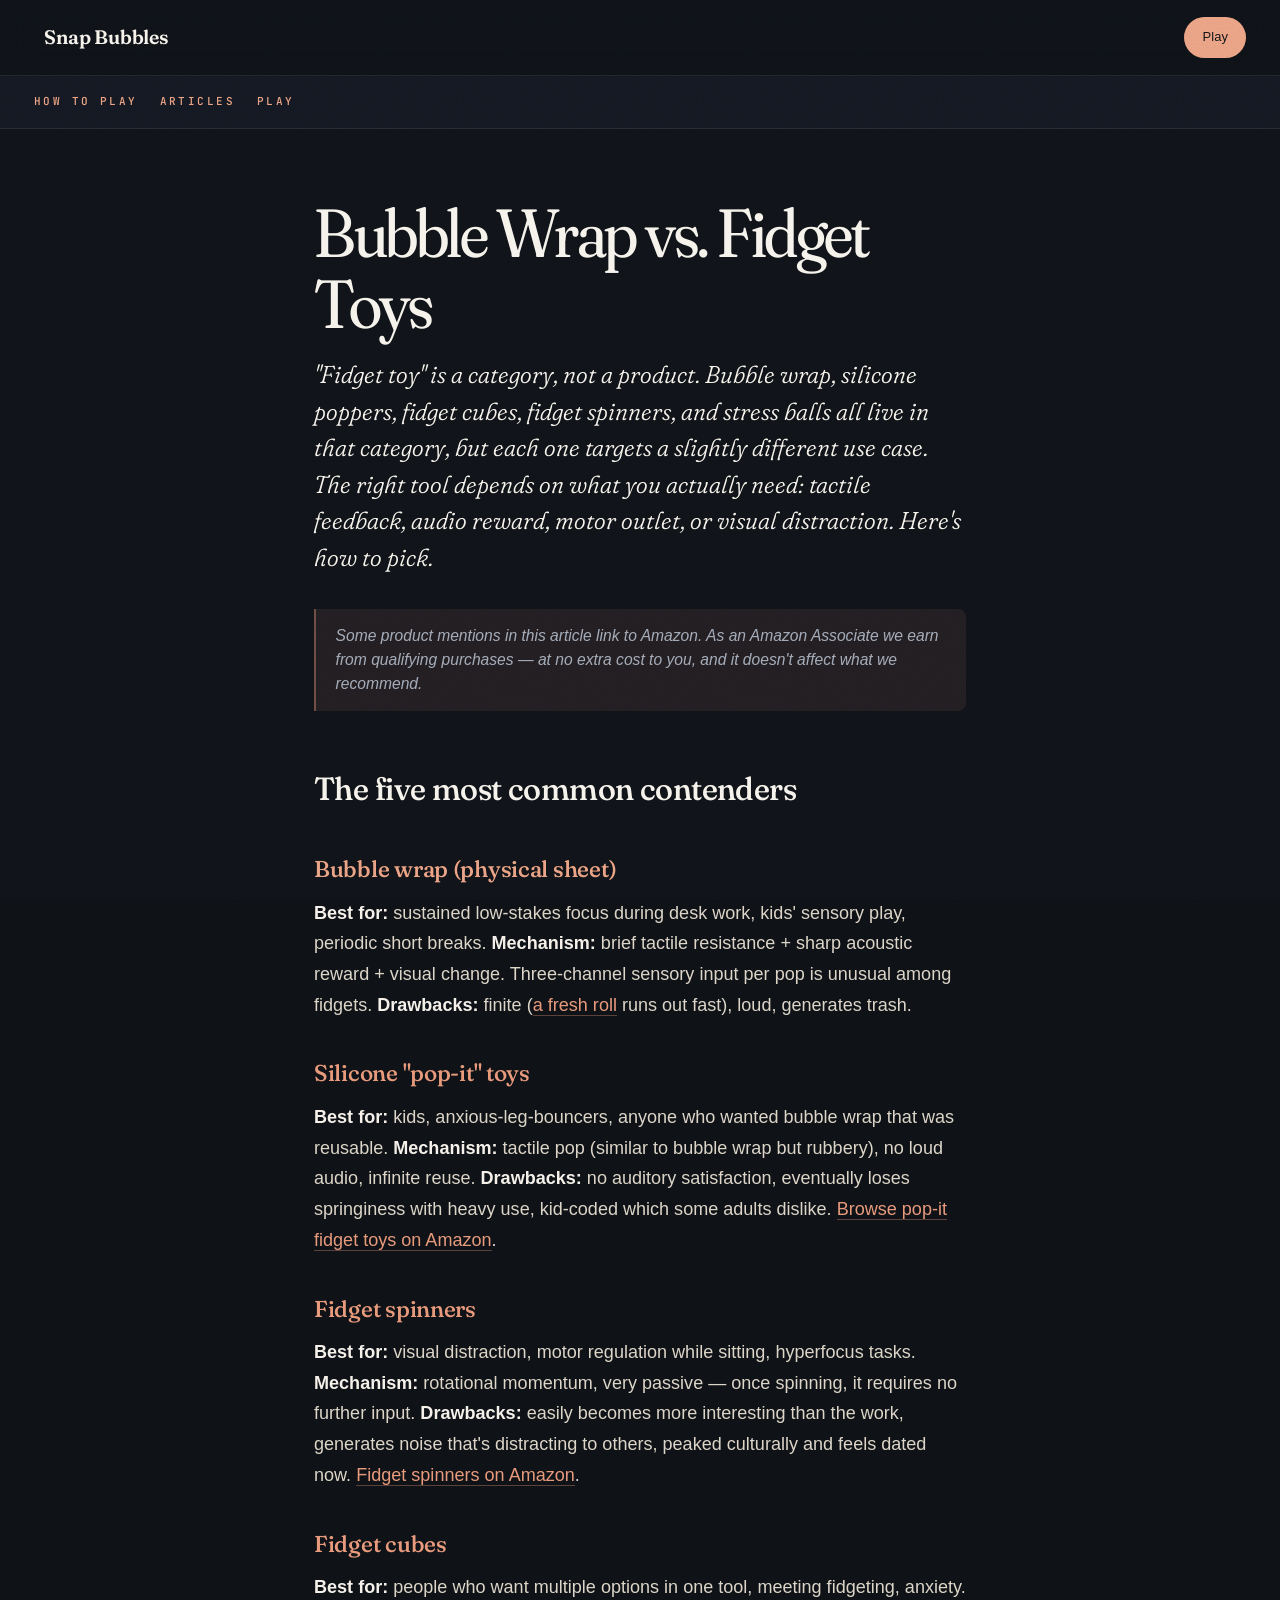
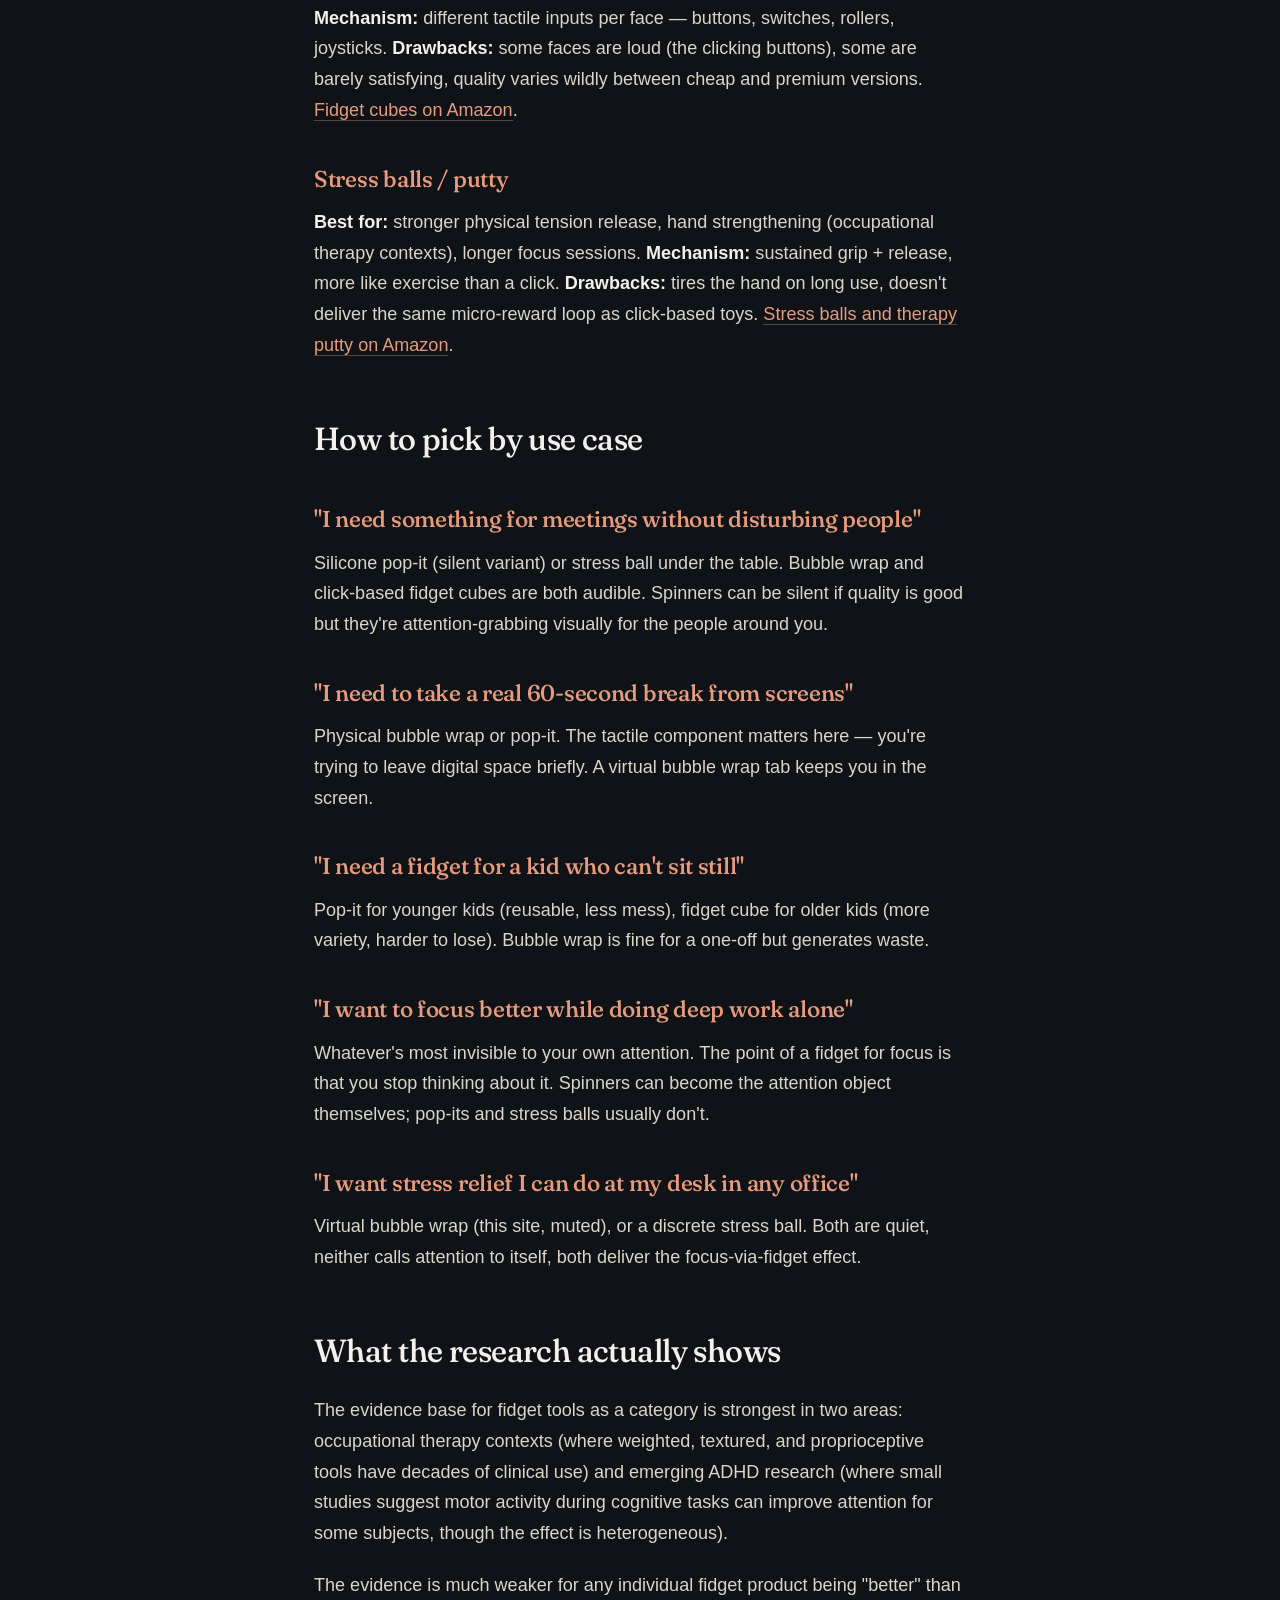
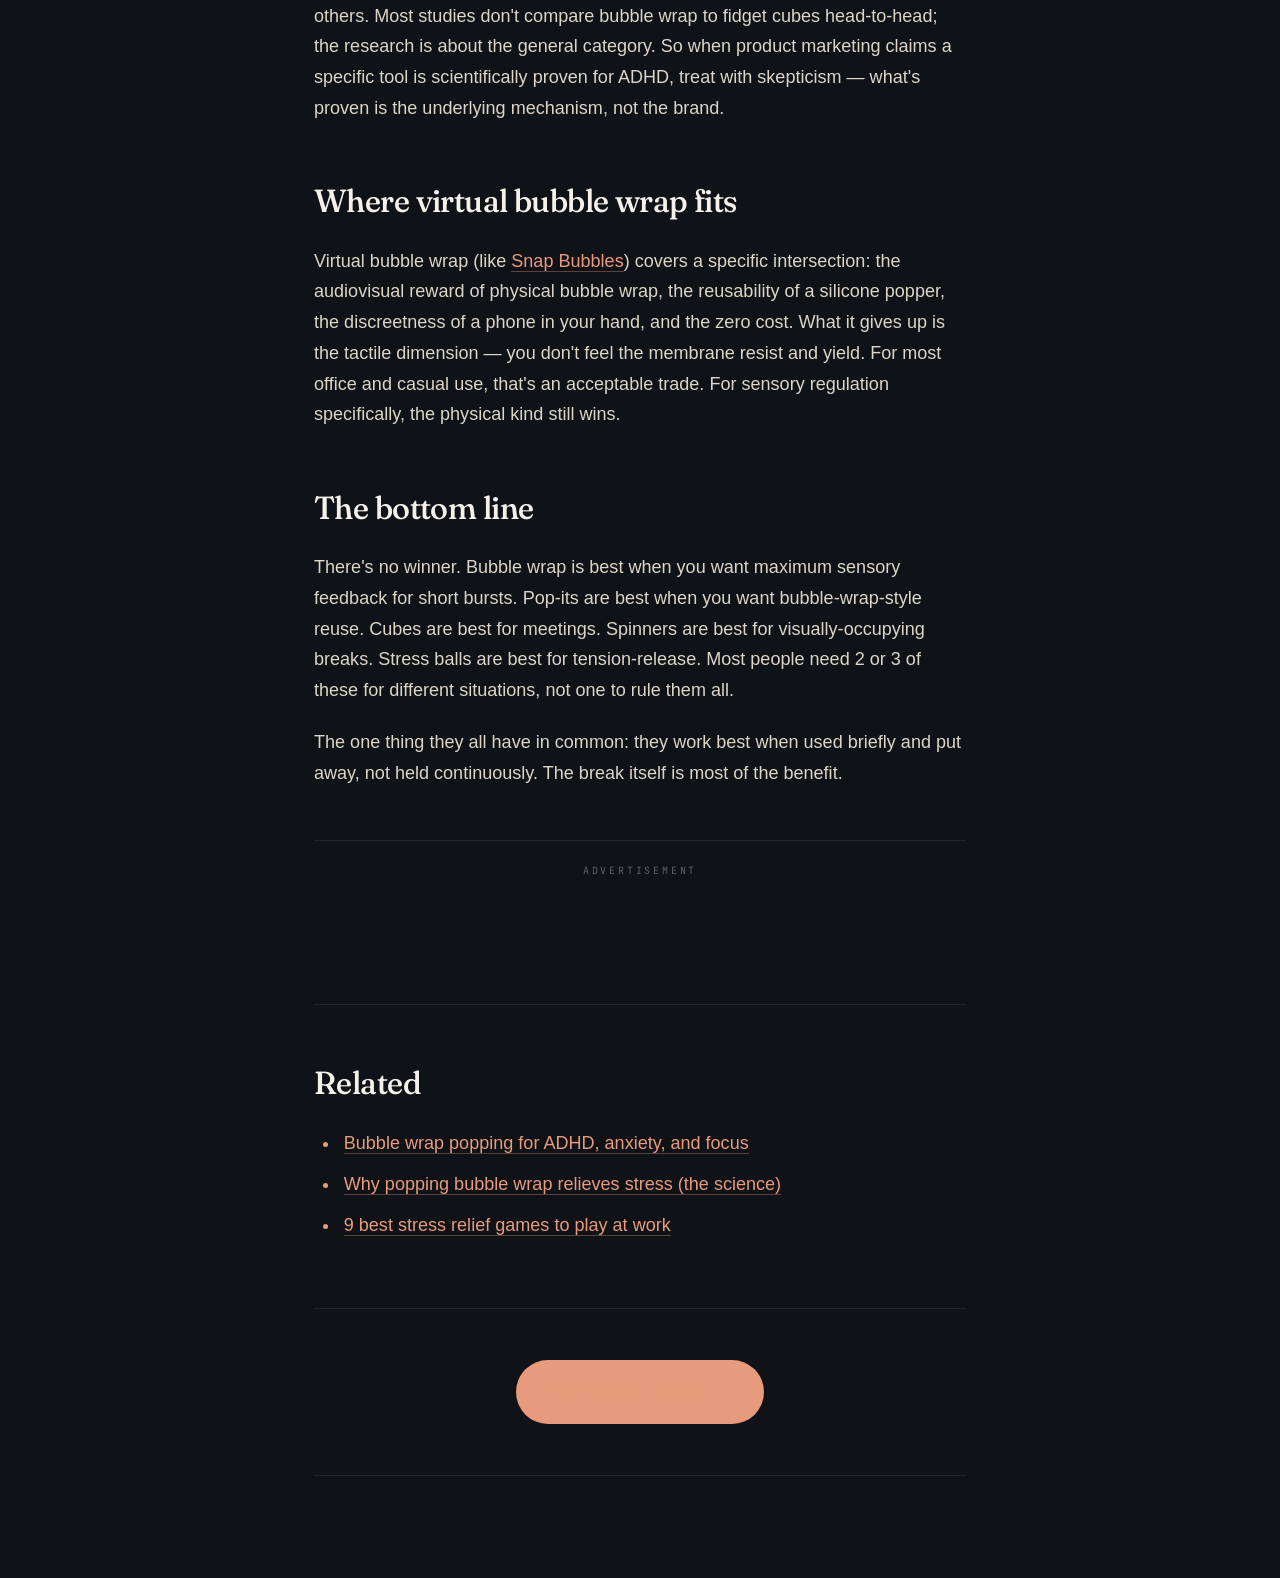
<file: bubble-wrap-vs-fidget-toys.html>
<!doctype html>
<html lang="en">
<head>
  <meta charset="utf-8" />
  <meta name="viewport" content="width=device-width, initial-scale=1, viewport-fit=cover" />
  <meta name="theme-color" content="#0d1117" />
  <title>Bubble Wrap vs. Fidget Toys: Which Works Better for Focus?</title>
  <meta name="description" content="Bubble wrap, silicone poppers, fidget spinners, fidget cubes, and stress balls compared. The mechanism each one targets, when to use which, and what the research says." />
  <link rel="canonical" href="https://snapbubbles.com/bubble-wrap-vs-fidget-toys.html" />

  <link rel="manifest" href="manifest.webmanifest" />
  <link rel="icon" type="image/svg+xml" href="icons/icon.svg" />
  <link rel="apple-touch-icon" href="icons/apple-touch-icon.png" />

  <meta property="og:type" content="article" />
  <meta property="og:url" content="https://snapbubbles.com/bubble-wrap-vs-fidget-toys.html" />
  <meta property="og:title" content="Bubble Wrap vs. Fidget Toys: Which Works Better for Focus?" />
  <meta property="og:description" content="A practical comparison of bubble wrap, silicone poppers, spinners, cubes, and stress balls — the mechanism each targets, when to use which." />
  <meta property="og:image" content="https://snapbubbles.com/icons/og-image.png" />
  <meta name="twitter:card" content="summary_large_image" />

  <script type="application/ld+json">
  {
    "@context": "https://schema.org",
    "@type": "Article",
    "headline": "Bubble Wrap vs. Fidget Toys: Which Works Better for Focus?",
    "description": "Comparing bubble wrap to silicone poppers, spinners, cubes, and stress balls.",
    "image": "https://snapbubbles.com/icons/og-image.png",
    "url": "https://snapbubbles.com/bubble-wrap-vs-fidget-toys.html",
    "publisher": {"@type": "Organization", "name": "Snap Bubbles", "logo": {"@type": "ImageObject", "url": "https://snapbubbles.com/icons/icon-512.png"}},
    "mainEntityOfPage": "https://snapbubbles.com/bubble-wrap-vs-fidget-toys.html"
  }
  </script>
  <link rel="stylesheet" href="style.css" />

  <!-- Google Analytics (GA4) -->
  <script async src="https://www.googletagmanager.com/gtag/js?id=G-RGB50NYS8Y"></script>
  <script>
    window.dataLayer = window.dataLayer || [];
    function gtag(){dataLayer.push(arguments);}
    gtag('js', new Date());
    gtag('config', 'G-RGB50NYS8Y');
  </script>
</head>
<body class="article-body">
  <header class="article-topbar">
    <a class="brand" href="/"><span class="brand-dot" aria-hidden="true"></span><span class="brand-name">Snap Bubbles</span></a>
    <nav class="article-nav"><a class="btn btn-primary" href="/">Play</a></nav>
  </header>

  <nav class="subnav" aria-label="Site navigation">
    <a href="/how-to-play.html">How to Play</a>
    <a href="/articles.html">Articles</a>
    <a href="/">Play</a>
  </nav>

  <main class="article">
    <h1>Bubble Wrap vs. Fidget Toys</h1>
    <p class="lede">"Fidget toy" is a category, not a product. Bubble wrap, silicone poppers, fidget cubes, fidget spinners, and stress balls all live in that category, but each one targets a slightly different use case. The right tool depends on what you actually need: tactile feedback, audio reward, motor outlet, or visual distraction. Here's how to pick.</p>

    <aside class="affiliate-note">Some product mentions in this article link to Amazon. As an Amazon Associate we earn from qualifying purchases — at no extra cost to you, and it doesn't affect what we recommend.</aside>

    <section>
      <h2>The five most common contenders</h2>

      <h3>Bubble wrap (physical sheet)</h3>
      <p><strong>Best for:</strong> sustained low-stakes focus during desk work, kids' sensory play, periodic short breaks. <strong>Mechanism:</strong> brief tactile resistance + sharp acoustic reward + visual change. Three-channel sensory input per pop is unusual among fidgets. <strong>Drawbacks:</strong> finite (<a href="https://www.amazon.com/s?k=bubble+wrap+roll&amp;tag=hovboard-20" rel="sponsored nofollow noopener" target="_blank">a fresh roll</a> runs out fast), loud, generates trash.</p>

      <h3>Silicone "pop-it" toys</h3>
      <p><strong>Best for:</strong> kids, anxious-leg-bouncers, anyone who wanted bubble wrap that was reusable. <strong>Mechanism:</strong> tactile pop (similar to bubble wrap but rubbery), no loud audio, infinite reuse. <strong>Drawbacks:</strong> no auditory satisfaction, eventually loses springiness with heavy use, kid-coded which some adults dislike. <a href="https://www.amazon.com/s?k=silicone+pop+it+fidget+toy&amp;tag=hovboard-20" rel="sponsored nofollow noopener" target="_blank">Browse pop-it fidget toys on Amazon</a>.</p>

      <h3>Fidget spinners</h3>
      <p><strong>Best for:</strong> visual distraction, motor regulation while sitting, hyperfocus tasks. <strong>Mechanism:</strong> rotational momentum, very passive — once spinning, it requires no further input. <strong>Drawbacks:</strong> easily becomes more interesting than the work, generates noise that's distracting to others, peaked culturally and feels dated now. <a href="https://www.amazon.com/s?k=fidget+spinner&amp;tag=hovboard-20" rel="sponsored nofollow noopener" target="_blank">Fidget spinners on Amazon</a>.</p>

      <h3>Fidget cubes</h3>
      <p><strong>Best for:</strong> people who want multiple options in one tool, meeting fidgeting, anxiety. <strong>Mechanism:</strong> different tactile inputs per face — buttons, switches, rollers, joysticks. <strong>Drawbacks:</strong> some faces are loud (the clicking buttons), some are barely satisfying, quality varies wildly between cheap and premium versions. <a href="https://www.amazon.com/s?k=fidget+cube&amp;tag=hovboard-20" rel="sponsored nofollow noopener" target="_blank">Fidget cubes on Amazon</a>.</p>

      <h3>Stress balls / putty</h3>
      <p><strong>Best for:</strong> stronger physical tension release, hand strengthening (occupational therapy contexts), longer focus sessions. <strong>Mechanism:</strong> sustained grip + release, more like exercise than a click. <strong>Drawbacks:</strong> tires the hand on long use, doesn't deliver the same micro-reward loop as click-based toys. <a href="https://www.amazon.com/s?k=stress+ball+putty&amp;tag=hovboard-20" rel="sponsored nofollow noopener" target="_blank">Stress balls and therapy putty on Amazon</a>.</p>
    </section>

    <section>
      <h2>How to pick by use case</h2>

      <h3>"I need something for meetings without disturbing people"</h3>
      <p>Silicone pop-it (silent variant) or stress ball under the table. Bubble wrap and click-based fidget cubes are both audible. Spinners can be silent if quality is good but they're attention-grabbing visually for the people around you.</p>

      <h3>"I need to take a real 60-second break from screens"</h3>
      <p>Physical bubble wrap or pop-it. The tactile component matters here — you're trying to leave digital space briefly. A virtual bubble wrap tab keeps you in the screen.</p>

      <h3>"I need a fidget for a kid who can't sit still"</h3>
      <p>Pop-it for younger kids (reusable, less mess), fidget cube for older kids (more variety, harder to lose). Bubble wrap is fine for a one-off but generates waste.</p>

      <h3>"I want to focus better while doing deep work alone"</h3>
      <p>Whatever's most invisible to your own attention. The point of a fidget for focus is that you stop thinking about it. Spinners can become the attention object themselves; pop-its and stress balls usually don't.</p>

      <h3>"I want stress relief I can do at my desk in any office"</h3>
      <p>Virtual bubble wrap (this site, muted), or a discrete stress ball. Both are quiet, neither calls attention to itself, both deliver the focus-via-fidget effect.</p>
    </section>

    <section>
      <h2>What the research actually shows</h2>
      <p>The evidence base for fidget tools as a category is strongest in two areas: occupational therapy contexts (where weighted, textured, and proprioceptive tools have decades of clinical use) and emerging ADHD research (where small studies suggest motor activity during cognitive tasks can improve attention for some subjects, though the effect is heterogeneous).</p>
      <p>The evidence is much weaker for any individual fidget product being "better" than others. Most studies don't compare bubble wrap to fidget cubes head-to-head; the research is about the general category. So when product marketing claims a specific tool is scientifically proven for ADHD, treat with skepticism — what's proven is the underlying mechanism, not the brand.</p>
    </section>

    <section>
      <h2>Where virtual bubble wrap fits</h2>
      <p>Virtual bubble wrap (like <a href="/">Snap Bubbles</a>) covers a specific intersection: the audiovisual reward of physical bubble wrap, the reusability of a silicone popper, the discreetness of a phone in your hand, and the zero cost. What it gives up is the tactile dimension — you don't feel the membrane resist and yield. For most office and casual use, that's an acceptable trade. For sensory regulation specifically, the physical kind still wins.</p>
    </section>

    <section>
      <h2>The bottom line</h2>
      <p>There's no winner. Bubble wrap is best when you want maximum sensory feedback for short bursts. Pop-its are best when you want bubble-wrap-style reuse. Cubes are best for meetings. Spinners are best for visually-occupying breaks. Stress balls are best for tension-release. Most people need 2 or 3 of these for different situations, not one to rule them all.</p>
      <p>The one thing they all have in common: they work best when used briefly and put away, not held continuously. The break itself is most of the benefit.</p>
    </section>

    <aside class="in-article-ad" aria-label="Advertisement">
      <span class="ad-label">Advertisement</span>
      <ins class="adsbygoogle"
           style="display:block; text-align:center;"
           data-ad-layout="in-article"
           data-ad-format="fluid"
           data-ad-client="ca-pub-6647695511145371"
           data-ad-slot="3286215878"></ins>
      <script>(adsbygoogle = window.adsbygoogle || []).push({});</script>
    </aside>

    <section>
      <h2>Related</h2>
      <ul>
        <li><a href="/bubble-wrap-for-adhd-anxiety.html">Bubble wrap popping for ADHD, anxiety, and focus</a></li>
        <li><a href="/why-popping-bubble-wrap-relieves-stress.html">Why popping bubble wrap relieves stress (the science)</a></li>
        <li><a href="/best-stress-relief-games-for-work.html">9 best stress relief games to play at work</a></li>
      </ul>
    </section>

    <div class="article-cta"><a class="btn btn-primary btn-lg" href="/">Try the Virtual Version →</a></div>
  </main>
</body>
</html>
</file>
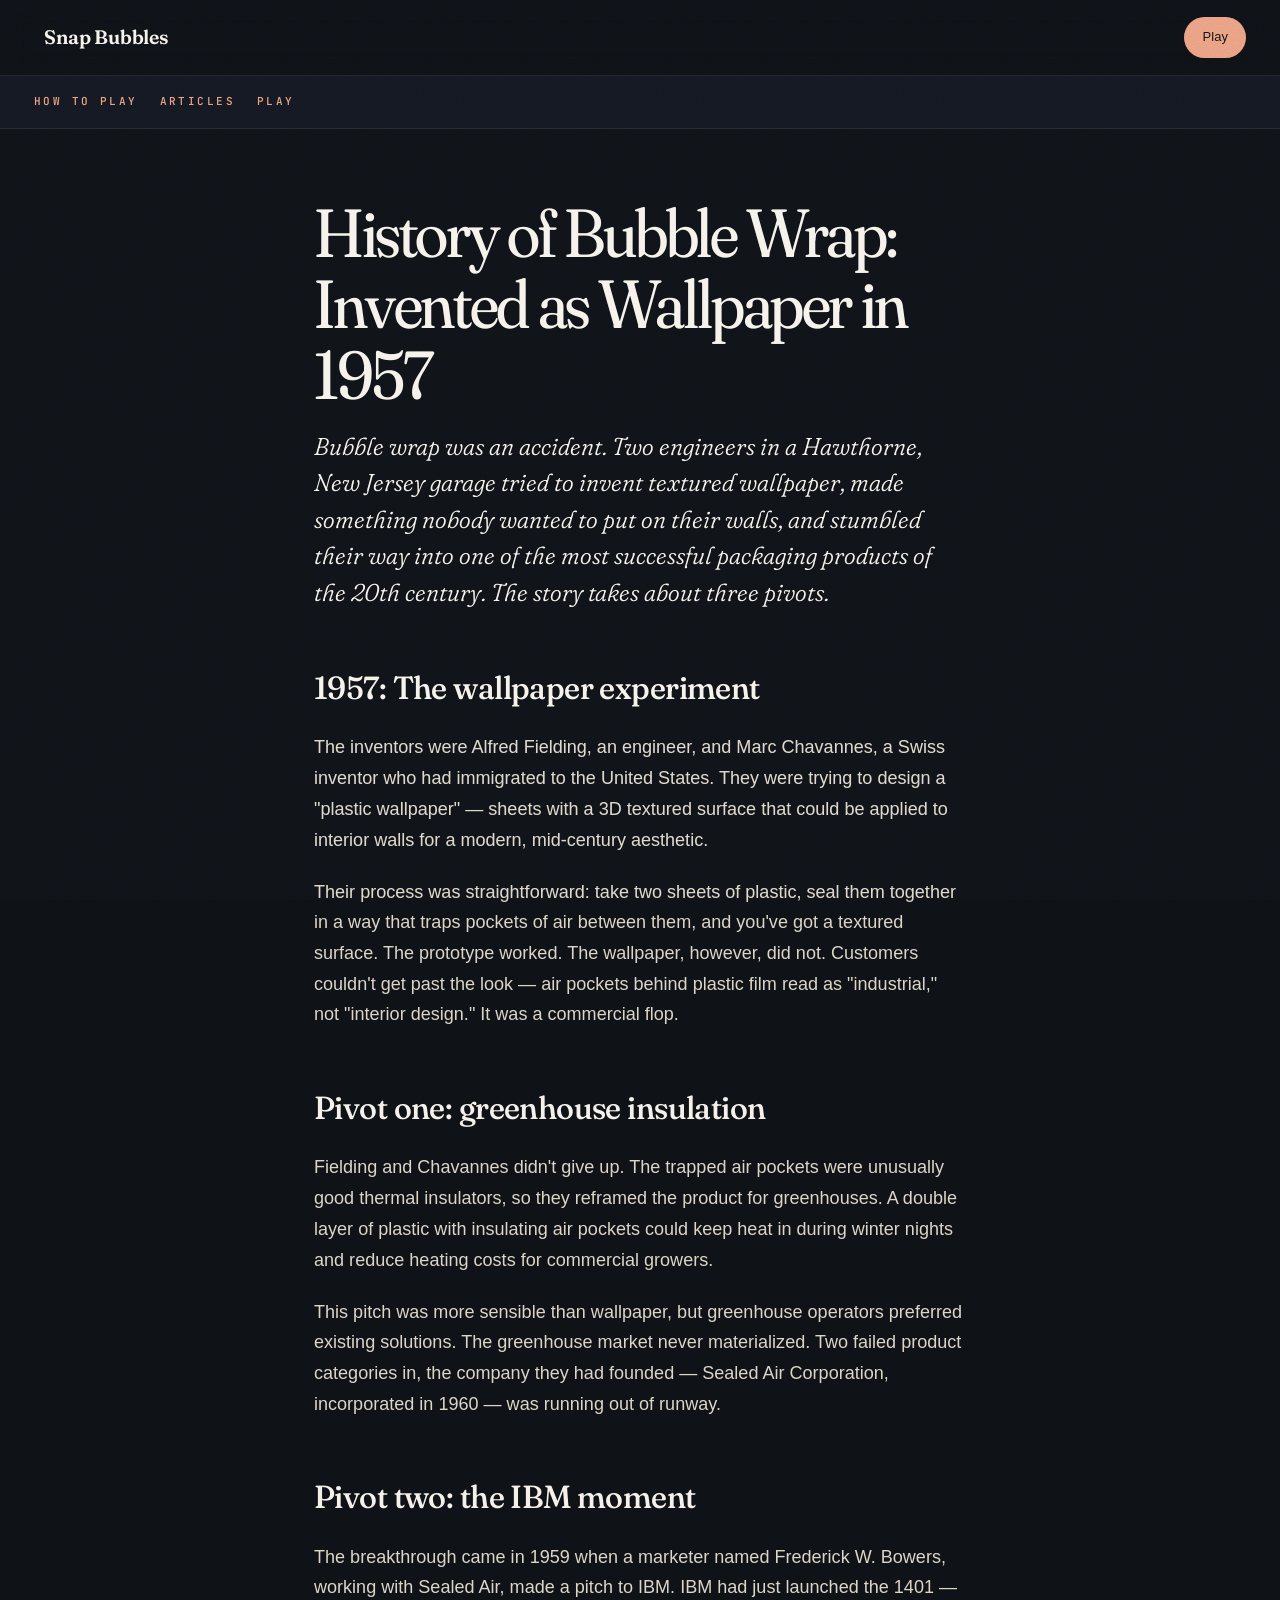
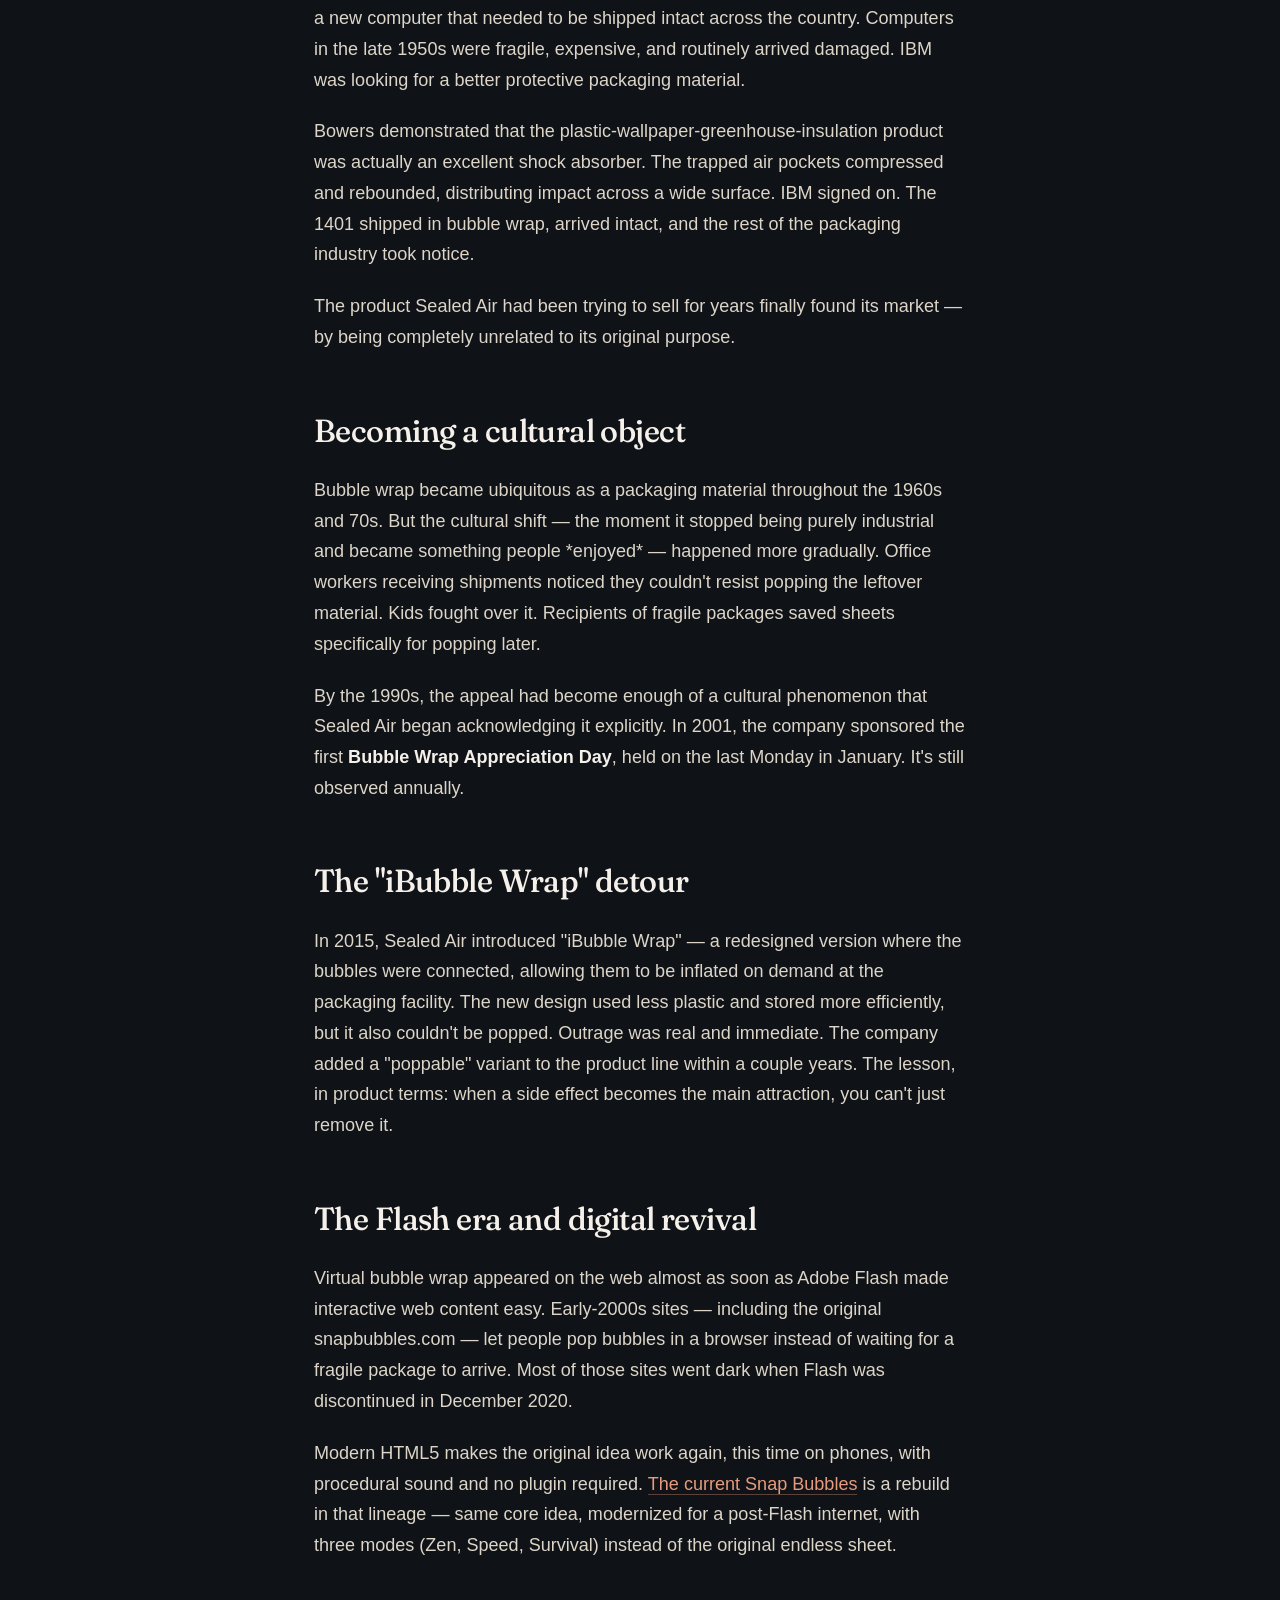
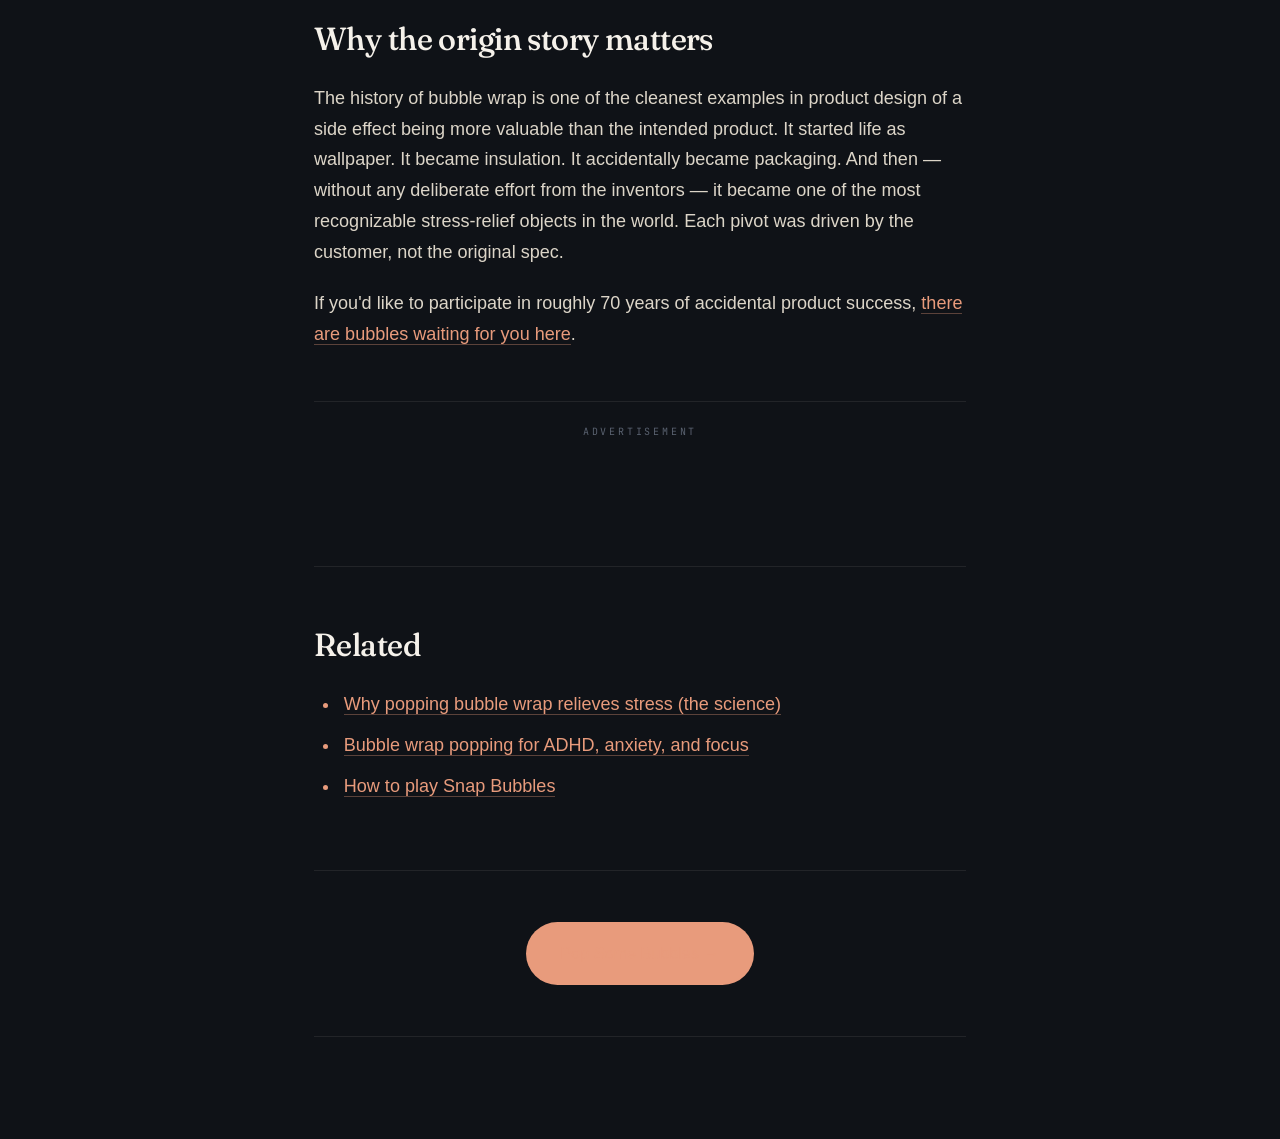
<file: history-of-bubble-wrap.html>
<!doctype html>
<html lang="en">
<head>
  <meta charset="utf-8" />
  <meta name="viewport" content="width=device-width, initial-scale=1, viewport-fit=cover" />
  <meta name="theme-color" content="#0d1117" />
  <title>History of Bubble Wrap: Invented as Wallpaper in 1957</title>
  <meta name="description" content="Bubble wrap was a failed wallpaper, then failed greenhouse insulation, then accidentally became the world's most beloved packaging material. The unlikely 1957 origin story." />
  <link rel="canonical" href="https://snapbubbles.com/history-of-bubble-wrap.html" />

  <link rel="manifest" href="manifest.webmanifest" />
  <link rel="icon" type="image/svg+xml" href="icons/icon.svg" />
  <link rel="apple-touch-icon" href="icons/apple-touch-icon.png" />

  <meta property="og:type" content="article" />
  <meta property="og:url" content="https://snapbubbles.com/history-of-bubble-wrap.html" />
  <meta property="og:title" content="History of Bubble Wrap: Invented as Wallpaper in 1957" />
  <meta property="og:description" content="Bubble wrap started as a failed textured wallpaper, then failed greenhouse insulation, before accidentally becoming a packaging icon." />
  <meta property="og:image" content="https://snapbubbles.com/icons/og-image.png" />
  <meta name="twitter:card" content="summary_large_image" />

  <script type="application/ld+json">
  {
    "@context": "https://schema.org",
    "@type": "Article",
    "headline": "History of Bubble Wrap: Invented as Wallpaper in 1957",
    "description": "The unlikely 1957 origin story of bubble wrap — failed wallpaper, failed insulation, accidental packaging icon.",
    "image": "https://snapbubbles.com/icons/og-image.png",
    "url": "https://snapbubbles.com/history-of-bubble-wrap.html",
    "publisher": {
      "@type": "Organization",
      "name": "Snap Bubbles",
      "logo": {
        "@type": "ImageObject",
        "url": "https://snapbubbles.com/icons/icon-512.png"
      }
    },
    "mainEntityOfPage": "https://snapbubbles.com/history-of-bubble-wrap.html"
  }
  </script>

  <link rel="stylesheet" href="style.css" />

  <!-- Google Analytics (GA4) -->
  <script async src="https://www.googletagmanager.com/gtag/js?id=G-RGB50NYS8Y"></script>
  <script>
    window.dataLayer = window.dataLayer || [];
    function gtag(){dataLayer.push(arguments);}
    gtag('js', new Date());
    gtag('config', 'G-RGB50NYS8Y');
  </script>
</head>
<body class="article-body">
  <header class="article-topbar">
    <a class="brand" href="/">
      <span class="brand-dot" aria-hidden="true"></span>
      <span class="brand-name">Snap Bubbles</span>
    </a>
    <nav class="article-nav">
      <a class="btn btn-primary" href="/">Play</a>
    </nav>
  </header>

  <nav class="subnav" aria-label="Site navigation">
    <a href="/how-to-play.html">How to Play</a>
    <a href="/articles.html">Articles</a>
    <a href="/">Play</a>
  </nav>

  <main class="article">
    <h1>History of Bubble Wrap: Invented as Wallpaper in 1957</h1>
    <p class="lede">Bubble wrap was an accident. Two engineers in a Hawthorne, New Jersey garage tried to invent textured wallpaper, made something nobody wanted to put on their walls, and stumbled their way into one of the most successful packaging products of the 20th century. The story takes about three pivots.</p>

    <section>
      <h2>1957: The wallpaper experiment</h2>
      <p>The inventors were Alfred Fielding, an engineer, and Marc Chavannes, a Swiss inventor who had immigrated to the United States. They were trying to design a "plastic wallpaper" — sheets with a 3D textured surface that could be applied to interior walls for a modern, mid-century aesthetic.</p>
      <p>Their process was straightforward: take two sheets of plastic, seal them together in a way that traps pockets of air between them, and you've got a textured surface. The prototype worked. The wallpaper, however, did not. Customers couldn't get past the look — air pockets behind plastic film read as "industrial," not "interior design." It was a commercial flop.</p>
    </section>

    <section>
      <h2>Pivot one: greenhouse insulation</h2>
      <p>Fielding and Chavannes didn't give up. The trapped air pockets were unusually good thermal insulators, so they reframed the product for greenhouses. A double layer of plastic with insulating air pockets could keep heat in during winter nights and reduce heating costs for commercial growers.</p>
      <p>This pitch was more sensible than wallpaper, but greenhouse operators preferred existing solutions. The greenhouse market never materialized. Two failed product categories in, the company they had founded — Sealed Air Corporation, incorporated in 1960 — was running out of runway.</p>
    </section>

    <section>
      <h2>Pivot two: the IBM moment</h2>
      <p>The breakthrough came in 1959 when a marketer named Frederick W. Bowers, working with Sealed Air, made a pitch to IBM. IBM had just launched the 1401 — a new computer that needed to be shipped intact across the country. Computers in the late 1950s were fragile, expensive, and routinely arrived damaged. IBM was looking for a better protective packaging material.</p>
      <p>Bowers demonstrated that the plastic-wallpaper-greenhouse-insulation product was actually an excellent shock absorber. The trapped air pockets compressed and rebounded, distributing impact across a wide surface. IBM signed on. The 1401 shipped in bubble wrap, arrived intact, and the rest of the packaging industry took notice.</p>
      <p>The product Sealed Air had been trying to sell for years finally found its market — by being completely unrelated to its original purpose.</p>
    </section>

    <section>
      <h2>Becoming a cultural object</h2>
      <p>Bubble wrap became ubiquitous as a packaging material throughout the 1960s and 70s. But the cultural shift — the moment it stopped being purely industrial and became something people *enjoyed* — happened more gradually. Office workers receiving shipments noticed they couldn't resist popping the leftover material. Kids fought over it. Recipients of fragile packages saved sheets specifically for popping later.</p>
      <p>By the 1990s, the appeal had become enough of a cultural phenomenon that Sealed Air began acknowledging it explicitly. In 2001, the company sponsored the first <strong>Bubble Wrap Appreciation Day</strong>, held on the last Monday in January. It's still observed annually.</p>
    </section>

    <section>
      <h2>The "iBubble Wrap" detour</h2>
      <p>In 2015, Sealed Air introduced "iBubble Wrap" — a redesigned version where the bubbles were connected, allowing them to be inflated on demand at the packaging facility. The new design used less plastic and stored more efficiently, but it also couldn't be popped. Outrage was real and immediate. The company added a "poppable" variant to the product line within a couple years. The lesson, in product terms: when a side effect becomes the main attraction, you can't just remove it.</p>
    </section>

    <section>
      <h2>The Flash era and digital revival</h2>
      <p>Virtual bubble wrap appeared on the web almost as soon as Adobe Flash made interactive web content easy. Early-2000s sites — including the original snapbubbles.com — let people pop bubbles in a browser instead of waiting for a fragile package to arrive. Most of those sites went dark when Flash was discontinued in December 2020.</p>
      <p>Modern HTML5 makes the original idea work again, this time on phones, with procedural sound and no plugin required. <a href="/">The current Snap Bubbles</a> is a rebuild in that lineage — same core idea, modernized for a post-Flash internet, with three modes (Zen, Speed, Survival) instead of the original endless sheet.</p>
    </section>

    <section>
      <h2>Why the origin story matters</h2>
      <p>The history of bubble wrap is one of the cleanest examples in product design of a side effect being more valuable than the intended product. It started life as wallpaper. It became insulation. It accidentally became packaging. And then — without any deliberate effort from the inventors — it became one of the most recognizable stress-relief objects in the world. Each pivot was driven by the customer, not the original spec.</p>
      <p>If you'd like to participate in roughly 70 years of accidental product success, <a href="/">there are bubbles waiting for you here</a>.</p>
    </section>

    <aside class="in-article-ad" aria-label="Advertisement">
      <span class="ad-label">Advertisement</span>
      <ins class="adsbygoogle"
           style="display:block; text-align:center;"
           data-ad-layout="in-article"
           data-ad-format="fluid"
           data-ad-client="ca-pub-6647695511145371"
           data-ad-slot="3286215878"></ins>
      <script>(adsbygoogle = window.adsbygoogle || []).push({});</script>
    </aside>

    <section>
      <h2>Related</h2>
      <ul>
        <li><a href="/why-popping-bubble-wrap-relieves-stress.html">Why popping bubble wrap relieves stress (the science)</a></li>
        <li><a href="/bubble-wrap-for-adhd-anxiety.html">Bubble wrap popping for ADHD, anxiety, and focus</a></li>
        <li><a href="/how-to-play.html">How to play Snap Bubbles</a></li>
      </ul>
    </section>

    <div class="article-cta">
      <a class="btn btn-primary btn-lg" href="/">Pop Some Bubbles →</a>
    </div>
  </main>
</body>
</html>
</file>
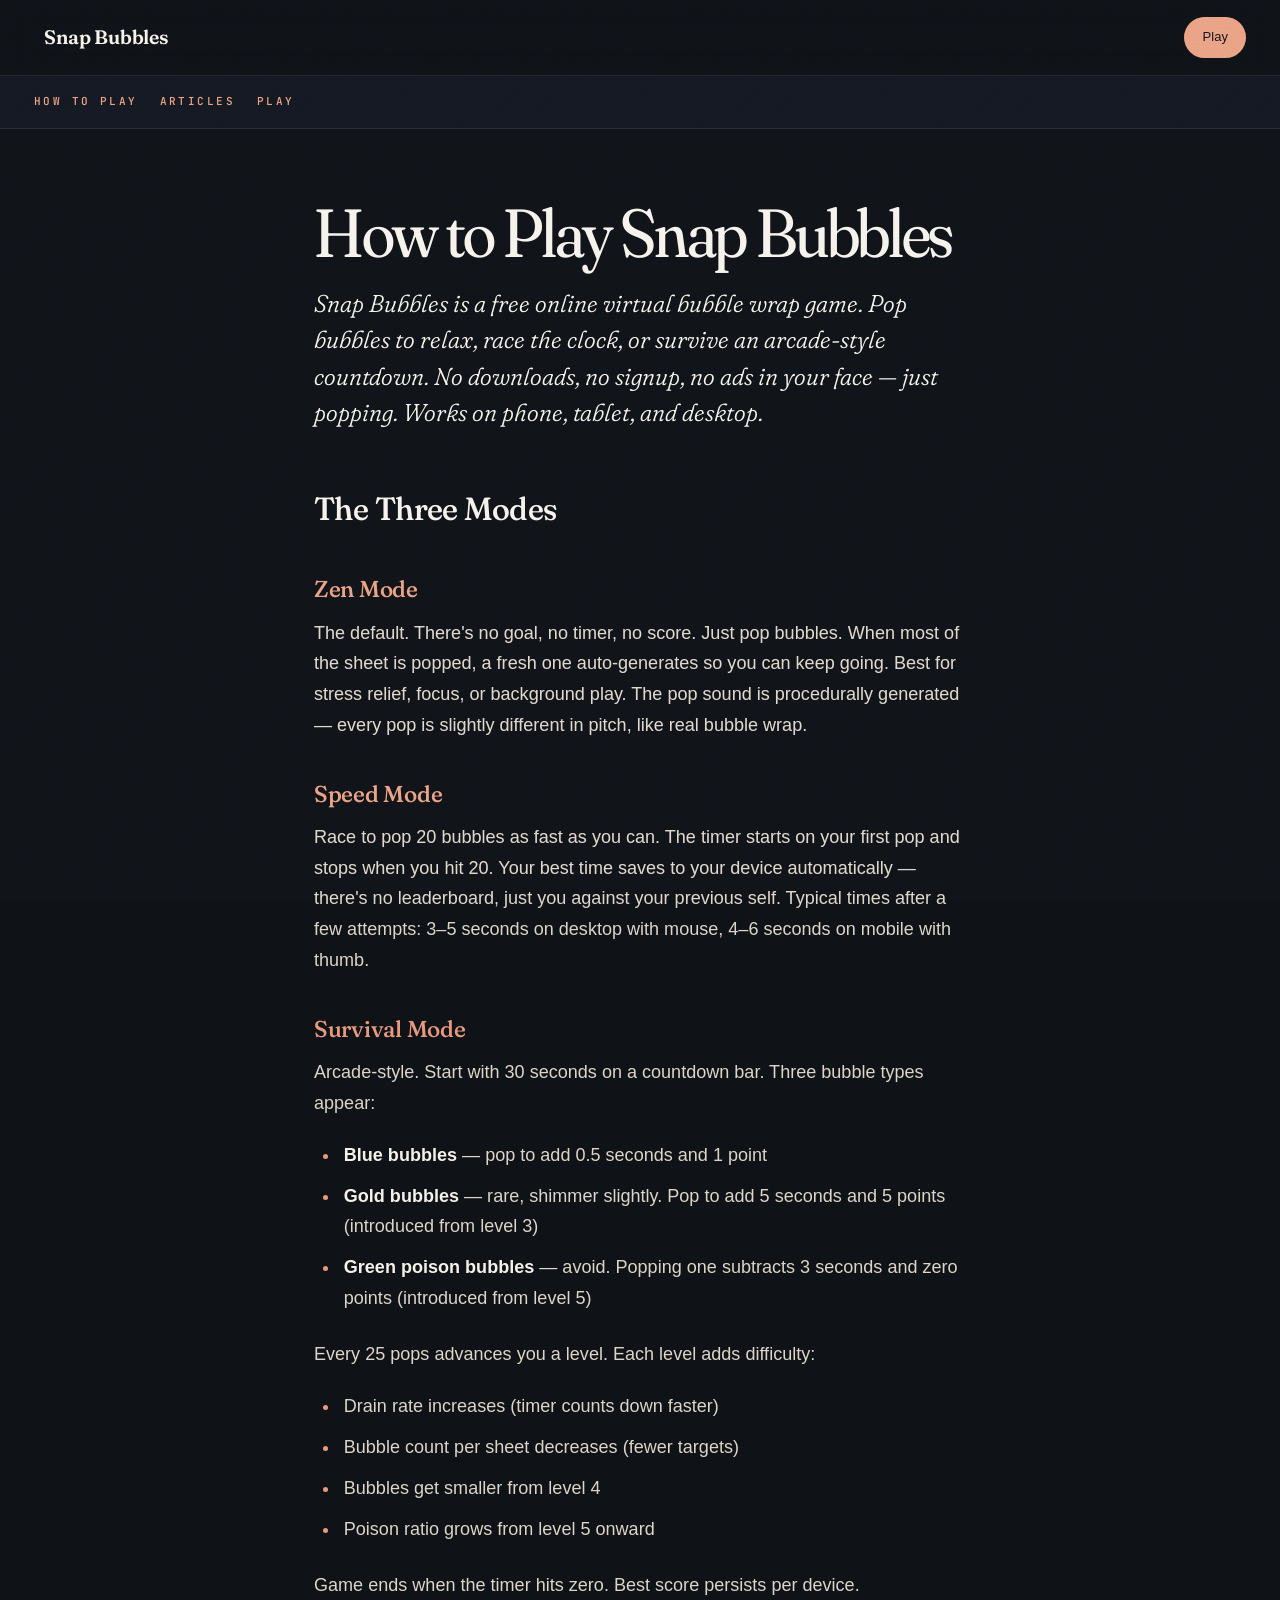
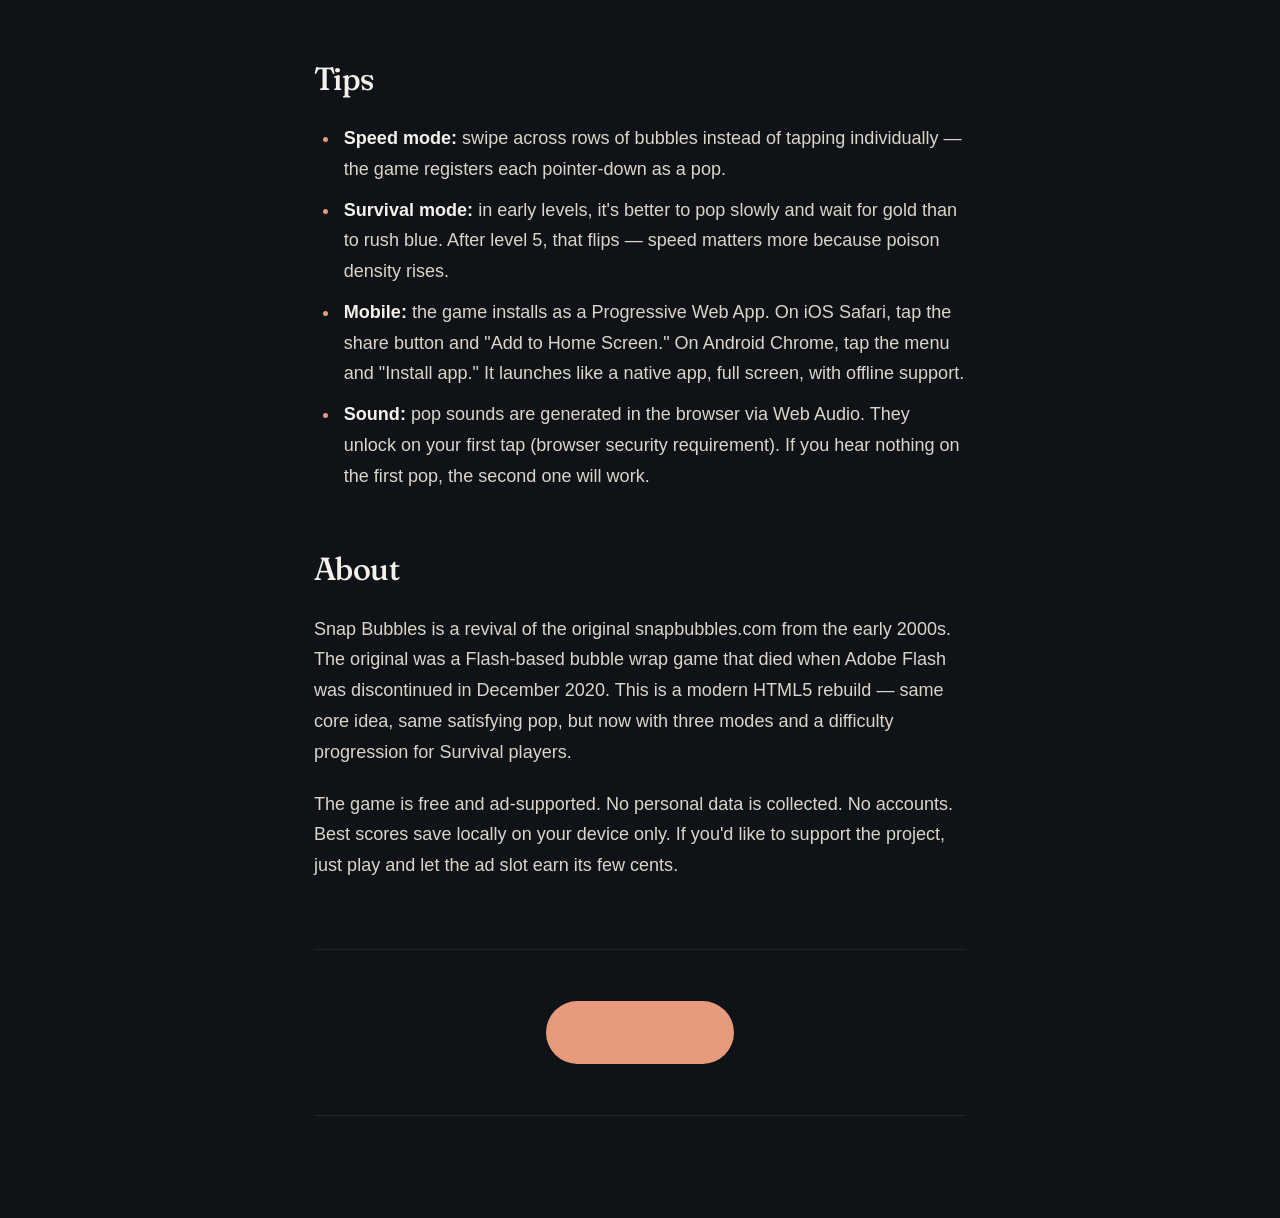
<file: how-to-play.html>
<!doctype html>
<html lang="en">
<head>
  <meta charset="utf-8" />
  <meta name="viewport" content="width=device-width, initial-scale=1, viewport-fit=cover" />
  <meta name="theme-color" content="#0d1117" />
  <title>How to Play Snap Bubbles — Virtual Bubble Wrap Game Guide</title>
  <meta name="description" content="Learn how to play Snap Bubbles. Three modes — Zen for relaxation, Speed for racing the clock, Survival for arcade-style countdown gameplay with bonus and poison bubbles." />
  <link rel="canonical" href="https://snapbubbles.com/how-to-play.html" />

  <link rel="manifest" href="manifest.webmanifest" />
  <link rel="icon" type="image/svg+xml" href="icons/icon.svg" />
  <link rel="apple-touch-icon" href="icons/apple-touch-icon.png" />

  <!-- Open Graph -->
  <meta property="og:type" content="article" />
  <meta property="og:url" content="https://snapbubbles.com/how-to-play.html" />
  <meta property="og:title" content="How to Play Snap Bubbles" />
  <meta property="og:description" content="Three modes — Zen, Speed, Survival. Learn the rules, mechanics, and tips." />
  <meta property="og:image" content="https://snapbubbles.com/icons/og-image.png" />
  <meta name="twitter:card" content="summary_large_image" />

  <link rel="stylesheet" href="style.css" />

  <!-- Google Analytics (GA4) -->
  <script async src="https://www.googletagmanager.com/gtag/js?id=G-RGB50NYS8Y"></script>
  <script>
    window.dataLayer = window.dataLayer || [];
    function gtag(){dataLayer.push(arguments);}
    gtag('js', new Date());
    gtag('config', 'G-RGB50NYS8Y');
  </script>
</head>
<body class="article-body">
  <header class="article-topbar">
    <a class="brand" href="/">
      <span class="brand-dot" aria-hidden="true"></span>
      <span class="brand-name">Snap Bubbles</span>
    </a>
    <nav class="article-nav">
      <a class="btn btn-primary" href="/">Play</a>
    </nav>
  </header>

  <nav class="subnav" aria-label="Site navigation">
    <a href="/how-to-play.html">How to Play</a>
    <a href="/articles.html">Articles</a>
    <a href="/">Play</a>
  </nav>

  <main class="article">
    <h1>How to Play Snap Bubbles</h1>
    <p class="lede">Snap Bubbles is a free online virtual bubble wrap game. Pop bubbles to relax, race the clock, or survive an arcade-style countdown. No downloads, no signup, no ads in your face — just popping. Works on phone, tablet, and desktop.</p>

    <section>
      <h2>The Three Modes</h2>

      <h3>Zen Mode</h3>
      <p>The default. There's no goal, no timer, no score. Just pop bubbles. When most of the sheet is popped, a fresh one auto-generates so you can keep going. Best for stress relief, focus, or background play. The pop sound is procedurally generated — every pop is slightly different in pitch, like real bubble wrap.</p>

      <h3>Speed Mode</h3>
      <p>Race to pop 20 bubbles as fast as you can. The timer starts on your first pop and stops when you hit 20. Your best time saves to your device automatically — there's no leaderboard, just you against your previous self. Typical times after a few attempts: 3–5 seconds on desktop with mouse, 4–6 seconds on mobile with thumb.</p>

      <h3>Survival Mode</h3>
      <p>Arcade-style. Start with 30 seconds on a countdown bar. Three bubble types appear:</p>
      <ul>
        <li><strong>Blue bubbles</strong> — pop to add 0.5 seconds and 1 point</li>
        <li><strong>Gold bubbles</strong> — rare, shimmer slightly. Pop to add 5 seconds and 5 points (introduced from level 3)</li>
        <li><strong>Green poison bubbles</strong> — avoid. Popping one subtracts 3 seconds and zero points (introduced from level 5)</li>
      </ul>
      <p>Every 25 pops advances you a level. Each level adds difficulty:</p>
      <ul>
        <li>Drain rate increases (timer counts down faster)</li>
        <li>Bubble count per sheet decreases (fewer targets)</li>
        <li>Bubbles get smaller from level 4</li>
        <li>Poison ratio grows from level 5 onward</li>
      </ul>
      <p>Game ends when the timer hits zero. Best score persists per device.</p>
    </section>

    <section>
      <h2>Tips</h2>
      <ul>
        <li><strong>Speed mode:</strong> swipe across rows of bubbles instead of tapping individually — the game registers each pointer-down as a pop.</li>
        <li><strong>Survival mode:</strong> in early levels, it's better to pop slowly and wait for gold than to rush blue. After level 5, that flips — speed matters more because poison density rises.</li>
        <li><strong>Mobile:</strong> the game installs as a Progressive Web App. On iOS Safari, tap the share button and "Add to Home Screen." On Android Chrome, tap the menu and "Install app." It launches like a native app, full screen, with offline support.</li>
        <li><strong>Sound:</strong> pop sounds are generated in the browser via Web Audio. They unlock on your first tap (browser security requirement). If you hear nothing on the first pop, the second one will work.</li>
      </ul>
    </section>

    <section>
      <h2>About</h2>
      <p>Snap Bubbles is a revival of the original snapbubbles.com from the early 2000s. The original was a Flash-based bubble wrap game that died when Adobe Flash was discontinued in December 2020. This is a modern HTML5 rebuild — same core idea, same satisfying pop, but now with three modes and a difficulty progression for Survival players.</p>
      <p>The game is free and ad-supported. No personal data is collected. No accounts. Best scores save locally on your device only. If you'd like to support the project, just play and let the ad slot earn its few cents.</p>
    </section>

    <div class="article-cta">
      <a class="btn btn-primary btn-lg" href="/">Start Popping →</a>
    </div>
  </main>
</body>
</html>
</file>
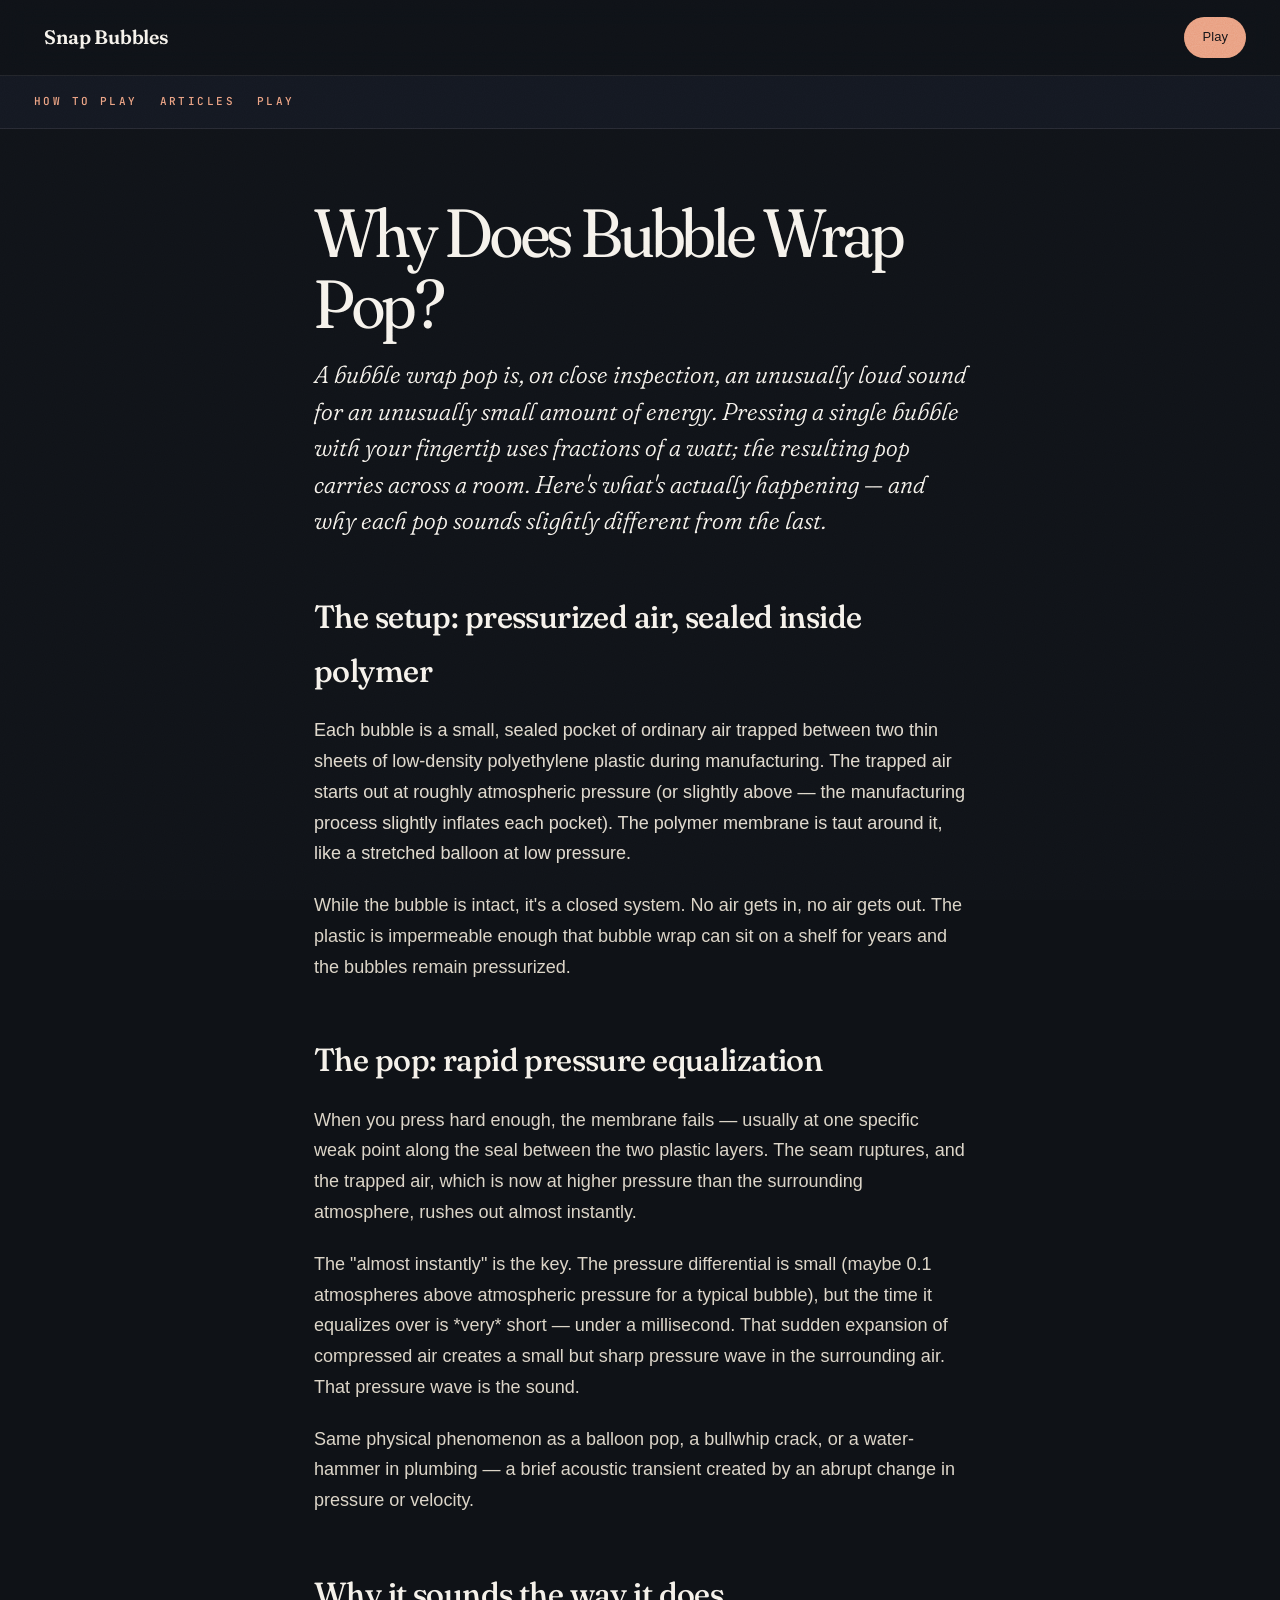
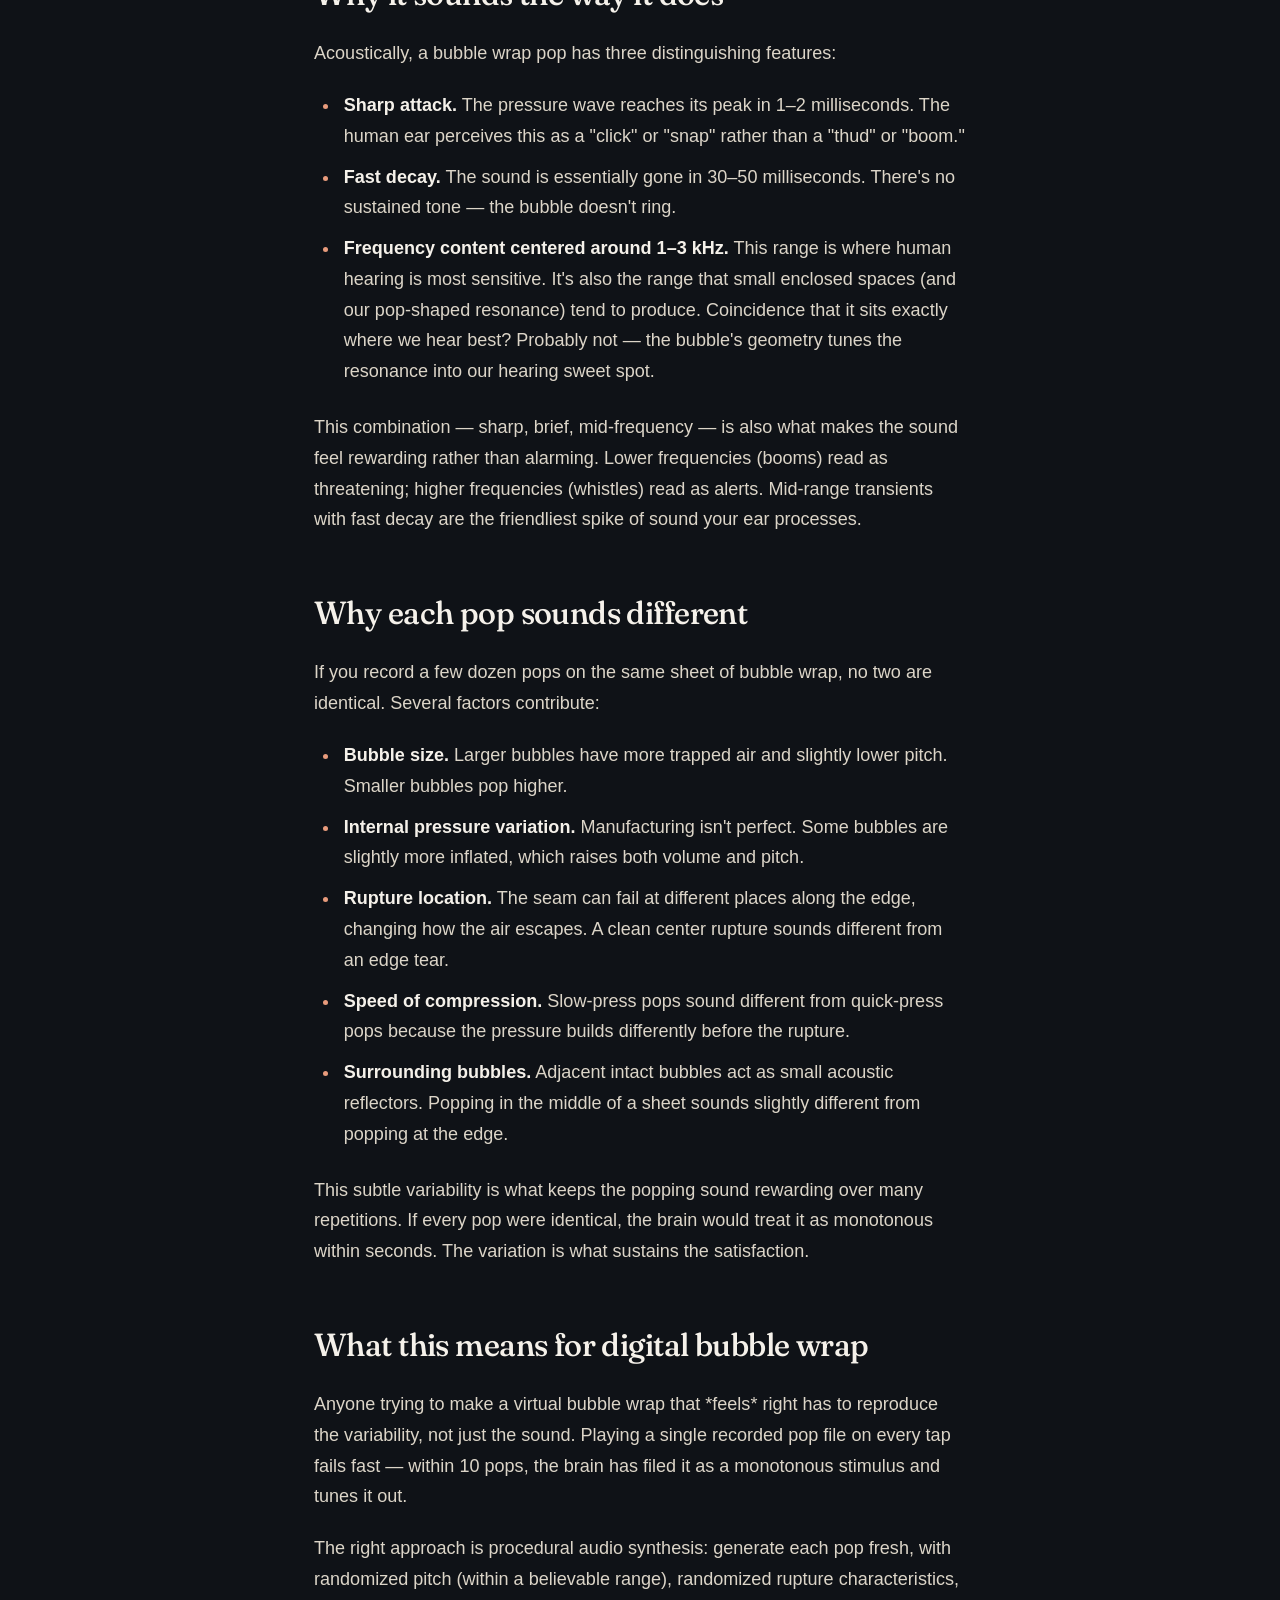
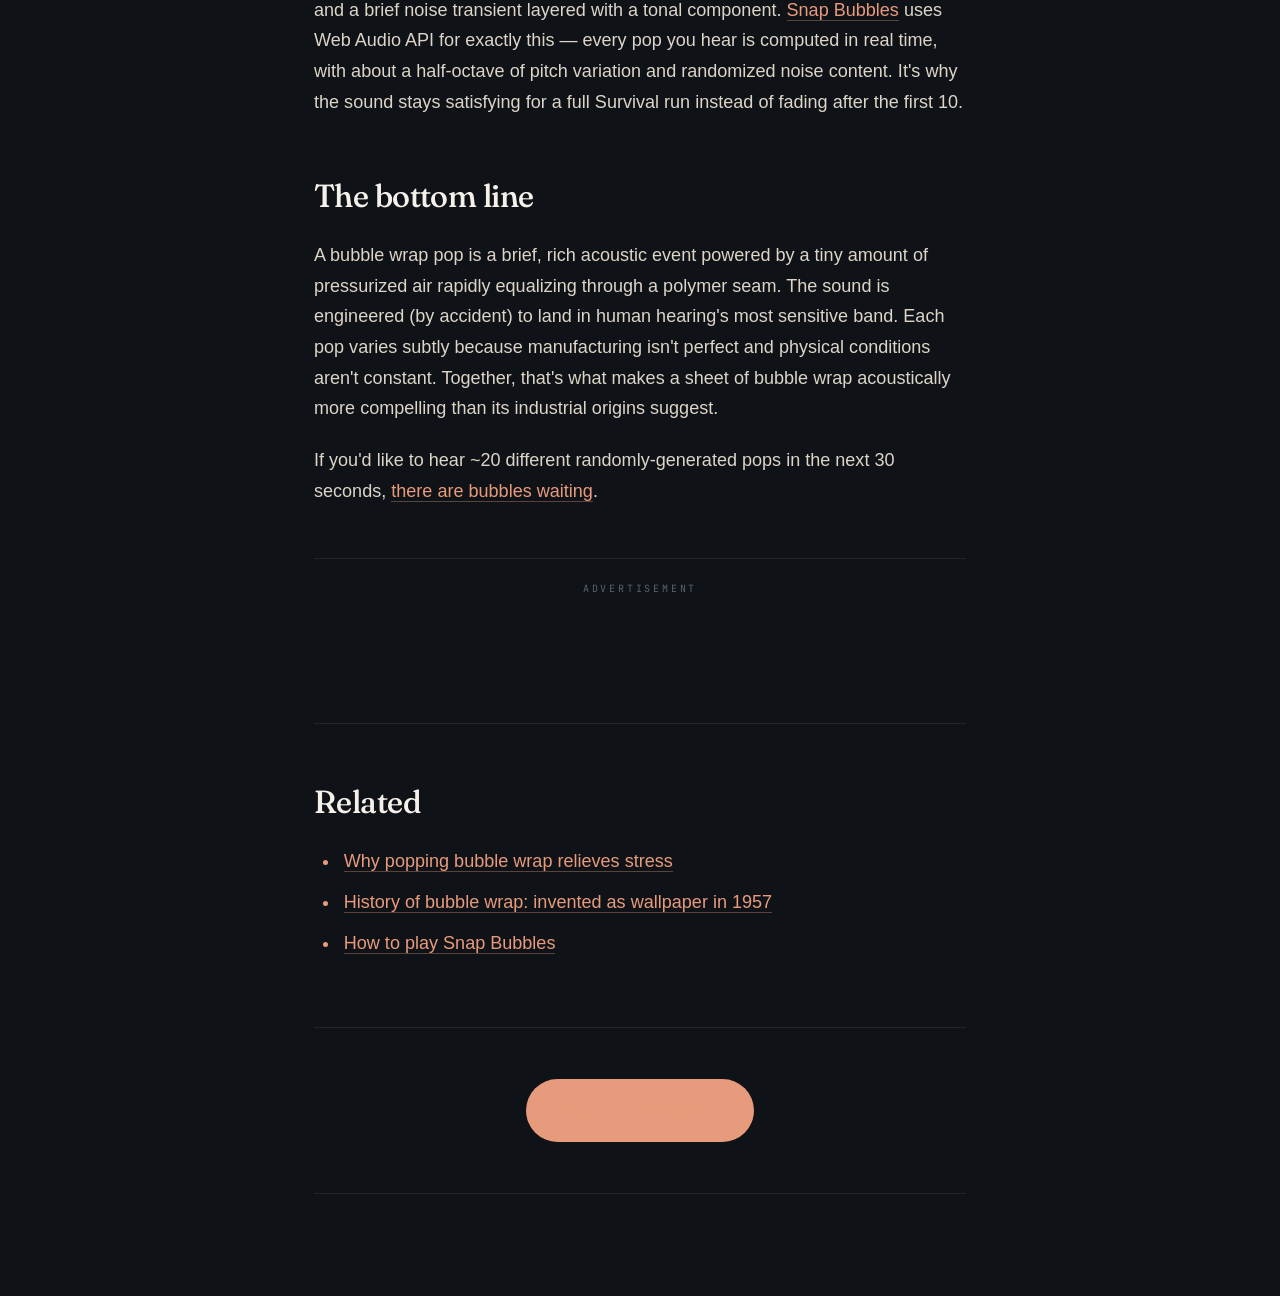
<file: why-bubble-wrap-makes-pop-sound.html>
<!doctype html>
<html lang="en">
<head>
  <meta charset="utf-8" />
  <meta name="viewport" content="width=device-width, initial-scale=1, viewport-fit=cover" />
  <meta name="theme-color" content="#0d1117" />
  <title>Why Does Bubble Wrap Pop? The Physics of That Satisfying Sound</title>
  <meta name="description" content="What's actually happening physically when you pop a bubble — air pressure, polymer rupture, and acoustic waves. Why each pop sounds slightly different and why our brains love it." />
  <link rel="canonical" href="https://snapbubbles.com/why-bubble-wrap-makes-pop-sound.html" />

  <link rel="manifest" href="manifest.webmanifest" />
  <link rel="icon" type="image/svg+xml" href="icons/icon.svg" />
  <link rel="apple-touch-icon" href="icons/apple-touch-icon.png" />

  <meta property="og:type" content="article" />
  <meta property="og:url" content="https://snapbubbles.com/why-bubble-wrap-makes-pop-sound.html" />
  <meta property="og:title" content="Why Does Bubble Wrap Pop? The Physics of That Satisfying Sound" />
  <meta property="og:description" content="The physics behind a bubble wrap pop — pressure, polymer rupture, and acoustics — explained simply." />
  <meta property="og:image" content="https://snapbubbles.com/icons/og-image.png" />
  <meta name="twitter:card" content="summary_large_image" />

  <script type="application/ld+json">
  {
    "@context": "https://schema.org",
    "@type": "Article",
    "headline": "Why Does Bubble Wrap Pop? The Physics of That Satisfying Sound",
    "description": "What's actually happening physically when you pop a bubble.",
    "image": "https://snapbubbles.com/icons/og-image.png",
    "url": "https://snapbubbles.com/why-bubble-wrap-makes-pop-sound.html",
    "publisher": {"@type": "Organization", "name": "Snap Bubbles", "logo": {"@type": "ImageObject", "url": "https://snapbubbles.com/icons/icon-512.png"}},
    "mainEntityOfPage": "https://snapbubbles.com/why-bubble-wrap-makes-pop-sound.html"
  }
  </script>
  <link rel="stylesheet" href="style.css" />

  <!-- Google Analytics (GA4) -->
  <script async src="https://www.googletagmanager.com/gtag/js?id=G-RGB50NYS8Y"></script>
  <script>
    window.dataLayer = window.dataLayer || [];
    function gtag(){dataLayer.push(arguments);}
    gtag('js', new Date());
    gtag('config', 'G-RGB50NYS8Y');
  </script>
</head>
<body class="article-body">
  <header class="article-topbar">
    <a class="brand" href="/"><span class="brand-dot" aria-hidden="true"></span><span class="brand-name">Snap Bubbles</span></a>
    <nav class="article-nav"><a class="btn btn-primary" href="/">Play</a></nav>
  </header>

  <nav class="subnav" aria-label="Site navigation">
    <a href="/how-to-play.html">How to Play</a>
    <a href="/articles.html">Articles</a>
    <a href="/">Play</a>
  </nav>

  <main class="article">
    <h1>Why Does Bubble Wrap Pop?</h1>
    <p class="lede">A bubble wrap pop is, on close inspection, an unusually loud sound for an unusually small amount of energy. Pressing a single bubble with your fingertip uses fractions of a watt; the resulting pop carries across a room. Here's what's actually happening — and why each pop sounds slightly different from the last.</p>

    <section>
      <h2>The setup: pressurized air, sealed inside polymer</h2>
      <p>Each bubble is a small, sealed pocket of ordinary air trapped between two thin sheets of low-density polyethylene plastic during manufacturing. The trapped air starts out at roughly atmospheric pressure (or slightly above — the manufacturing process slightly inflates each pocket). The polymer membrane is taut around it, like a stretched balloon at low pressure.</p>
      <p>While the bubble is intact, it's a closed system. No air gets in, no air gets out. The plastic is impermeable enough that bubble wrap can sit on a shelf for years and the bubbles remain pressurized.</p>
    </section>

    <section>
      <h2>The pop: rapid pressure equalization</h2>
      <p>When you press hard enough, the membrane fails — usually at one specific weak point along the seal between the two plastic layers. The seam ruptures, and the trapped air, which is now at higher pressure than the surrounding atmosphere, rushes out almost instantly.</p>
      <p>The "almost instantly" is the key. The pressure differential is small (maybe 0.1 atmospheres above atmospheric pressure for a typical bubble), but the time it equalizes over is *very* short — under a millisecond. That sudden expansion of compressed air creates a small but sharp pressure wave in the surrounding air. That pressure wave is the sound.</p>
      <p>Same physical phenomenon as a balloon pop, a bullwhip crack, or a water-hammer in plumbing — a brief acoustic transient created by an abrupt change in pressure or velocity.</p>
    </section>

    <section>
      <h2>Why it sounds the way it does</h2>
      <p>Acoustically, a bubble wrap pop has three distinguishing features:</p>
      <ul>
        <li><strong>Sharp attack.</strong> The pressure wave reaches its peak in 1–2 milliseconds. The human ear perceives this as a "click" or "snap" rather than a "thud" or "boom."</li>
        <li><strong>Fast decay.</strong> The sound is essentially gone in 30–50 milliseconds. There's no sustained tone — the bubble doesn't ring.</li>
        <li><strong>Frequency content centered around 1–3 kHz.</strong> This range is where human hearing is most sensitive. It's also the range that small enclosed spaces (and our pop-shaped resonance) tend to produce. Coincidence that it sits exactly where we hear best? Probably not — the bubble's geometry tunes the resonance into our hearing sweet spot.</li>
      </ul>
      <p>This combination — sharp, brief, mid-frequency — is also what makes the sound feel rewarding rather than alarming. Lower frequencies (booms) read as threatening; higher frequencies (whistles) read as alerts. Mid-range transients with fast decay are the friendliest spike of sound your ear processes.</p>
    </section>

    <section>
      <h2>Why each pop sounds different</h2>
      <p>If you record a few dozen pops on the same sheet of bubble wrap, no two are identical. Several factors contribute:</p>
      <ul>
        <li><strong>Bubble size.</strong> Larger bubbles have more trapped air and slightly lower pitch. Smaller bubbles pop higher.</li>
        <li><strong>Internal pressure variation.</strong> Manufacturing isn't perfect. Some bubbles are slightly more inflated, which raises both volume and pitch.</li>
        <li><strong>Rupture location.</strong> The seam can fail at different places along the edge, changing how the air escapes. A clean center rupture sounds different from an edge tear.</li>
        <li><strong>Speed of compression.</strong> Slow-press pops sound different from quick-press pops because the pressure builds differently before the rupture.</li>
        <li><strong>Surrounding bubbles.</strong> Adjacent intact bubbles act as small acoustic reflectors. Popping in the middle of a sheet sounds slightly different from popping at the edge.</li>
      </ul>
      <p>This subtle variability is what keeps the popping sound rewarding over many repetitions. If every pop were identical, the brain would treat it as monotonous within seconds. The variation is what sustains the satisfaction.</p>
    </section>

    <section>
      <h2>What this means for digital bubble wrap</h2>
      <p>Anyone trying to make a virtual bubble wrap that *feels* right has to reproduce the variability, not just the sound. Playing a single recorded pop file on every tap fails fast — within 10 pops, the brain has filed it as a monotonous stimulus and tunes it out.</p>
      <p>The right approach is procedural audio synthesis: generate each pop fresh, with randomized pitch (within a believable range), randomized rupture characteristics, and a brief noise transient layered with a tonal component. <a href="/">Snap Bubbles</a> uses Web Audio API for exactly this — every pop you hear is computed in real time, with about a half-octave of pitch variation and randomized noise content. It's why the sound stays satisfying for a full Survival run instead of fading after the first 10.</p>
    </section>

    <section>
      <h2>The bottom line</h2>
      <p>A bubble wrap pop is a brief, rich acoustic event powered by a tiny amount of pressurized air rapidly equalizing through a polymer seam. The sound is engineered (by accident) to land in human hearing's most sensitive band. Each pop varies subtly because manufacturing isn't perfect and physical conditions aren't constant. Together, that's what makes a sheet of bubble wrap acoustically more compelling than its industrial origins suggest.</p>
      <p>If you'd like to hear ~20 different randomly-generated pops in the next 30 seconds, <a href="/">there are bubbles waiting</a>.</p>
    </section>

    <aside class="in-article-ad" aria-label="Advertisement">
      <span class="ad-label">Advertisement</span>
      <ins class="adsbygoogle"
           style="display:block; text-align:center;"
           data-ad-layout="in-article"
           data-ad-format="fluid"
           data-ad-client="ca-pub-6647695511145371"
           data-ad-slot="3286215878"></ins>
      <script>(adsbygoogle = window.adsbygoogle || []).push({});</script>
    </aside>

    <section>
      <h2>Related</h2>
      <ul>
        <li><a href="/why-popping-bubble-wrap-relieves-stress.html">Why popping bubble wrap relieves stress</a></li>
        <li><a href="/history-of-bubble-wrap.html">History of bubble wrap: invented as wallpaper in 1957</a></li>
        <li><a href="/how-to-play.html">How to play Snap Bubbles</a></li>
      </ul>
    </section>

    <div class="article-cta"><a class="btn btn-primary btn-lg" href="/">Pop Some Bubbles →</a></div>
  </main>
</body>
</html>
</file>
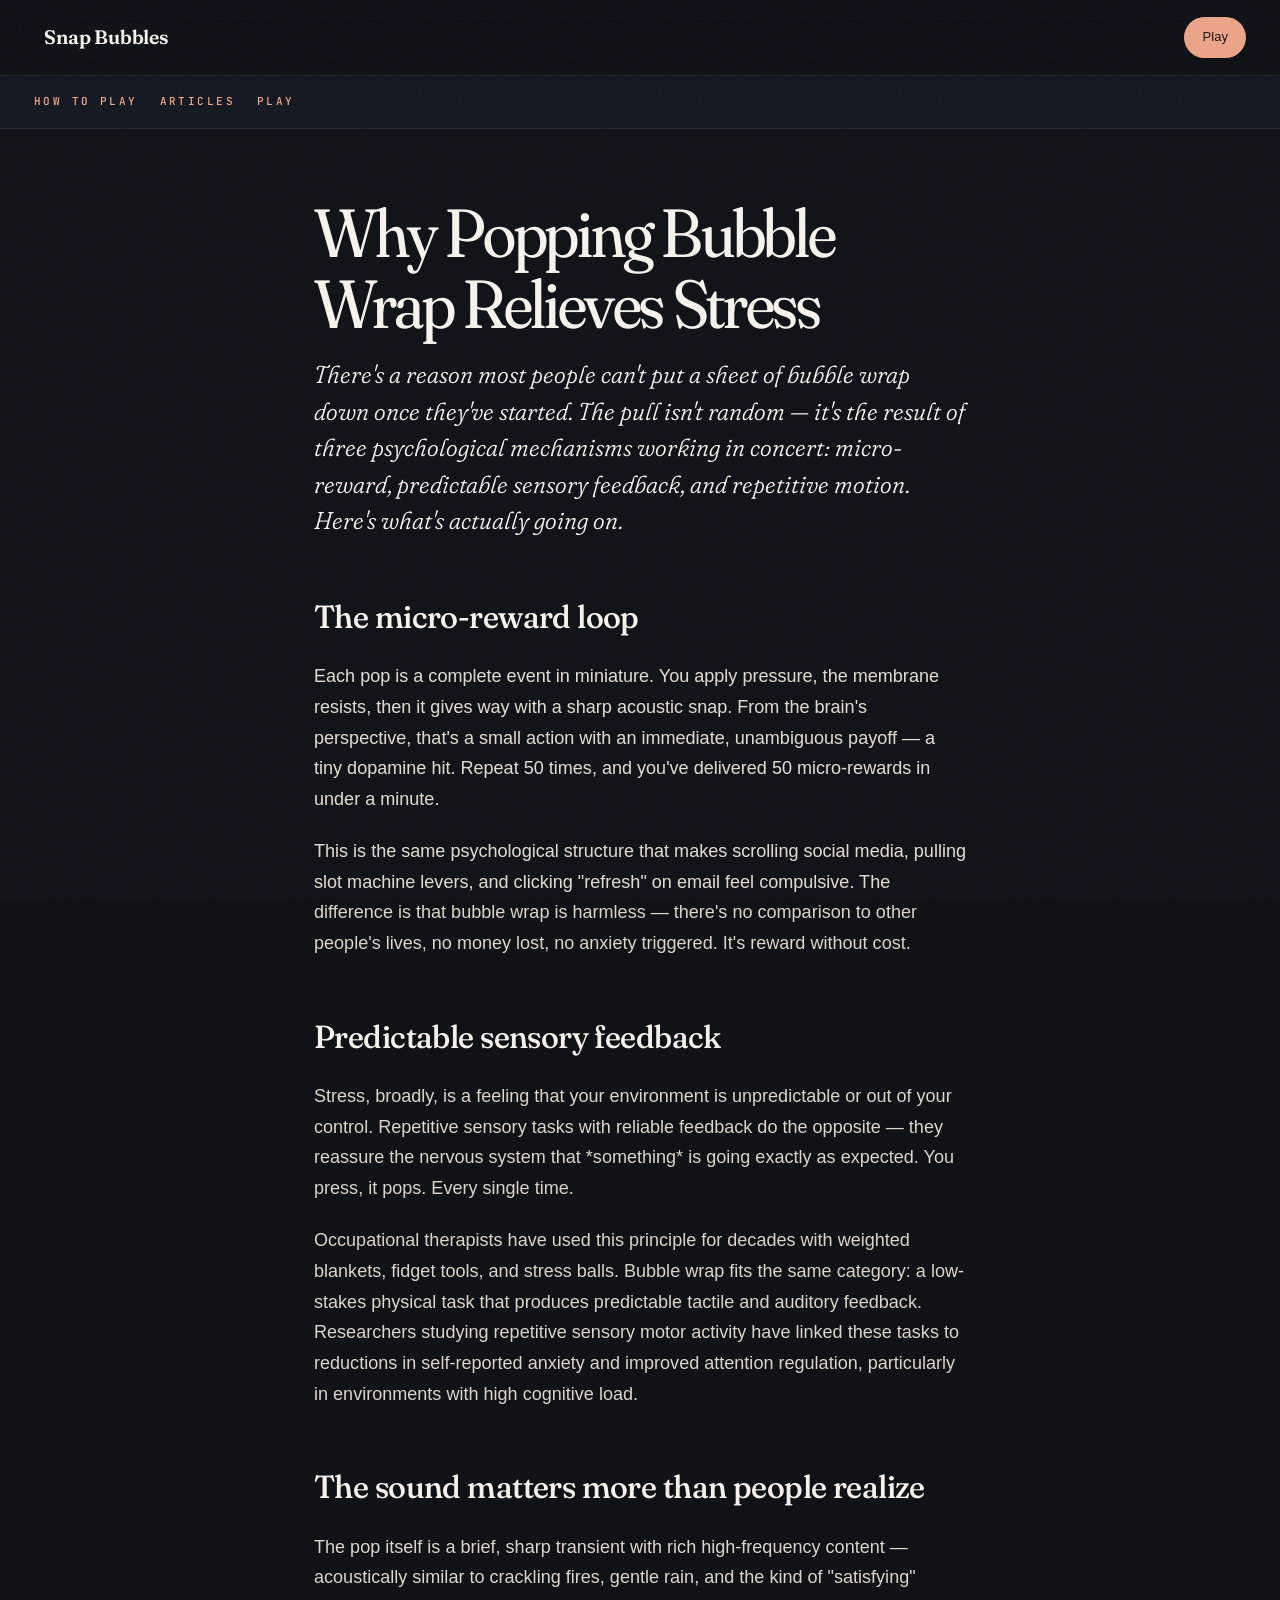
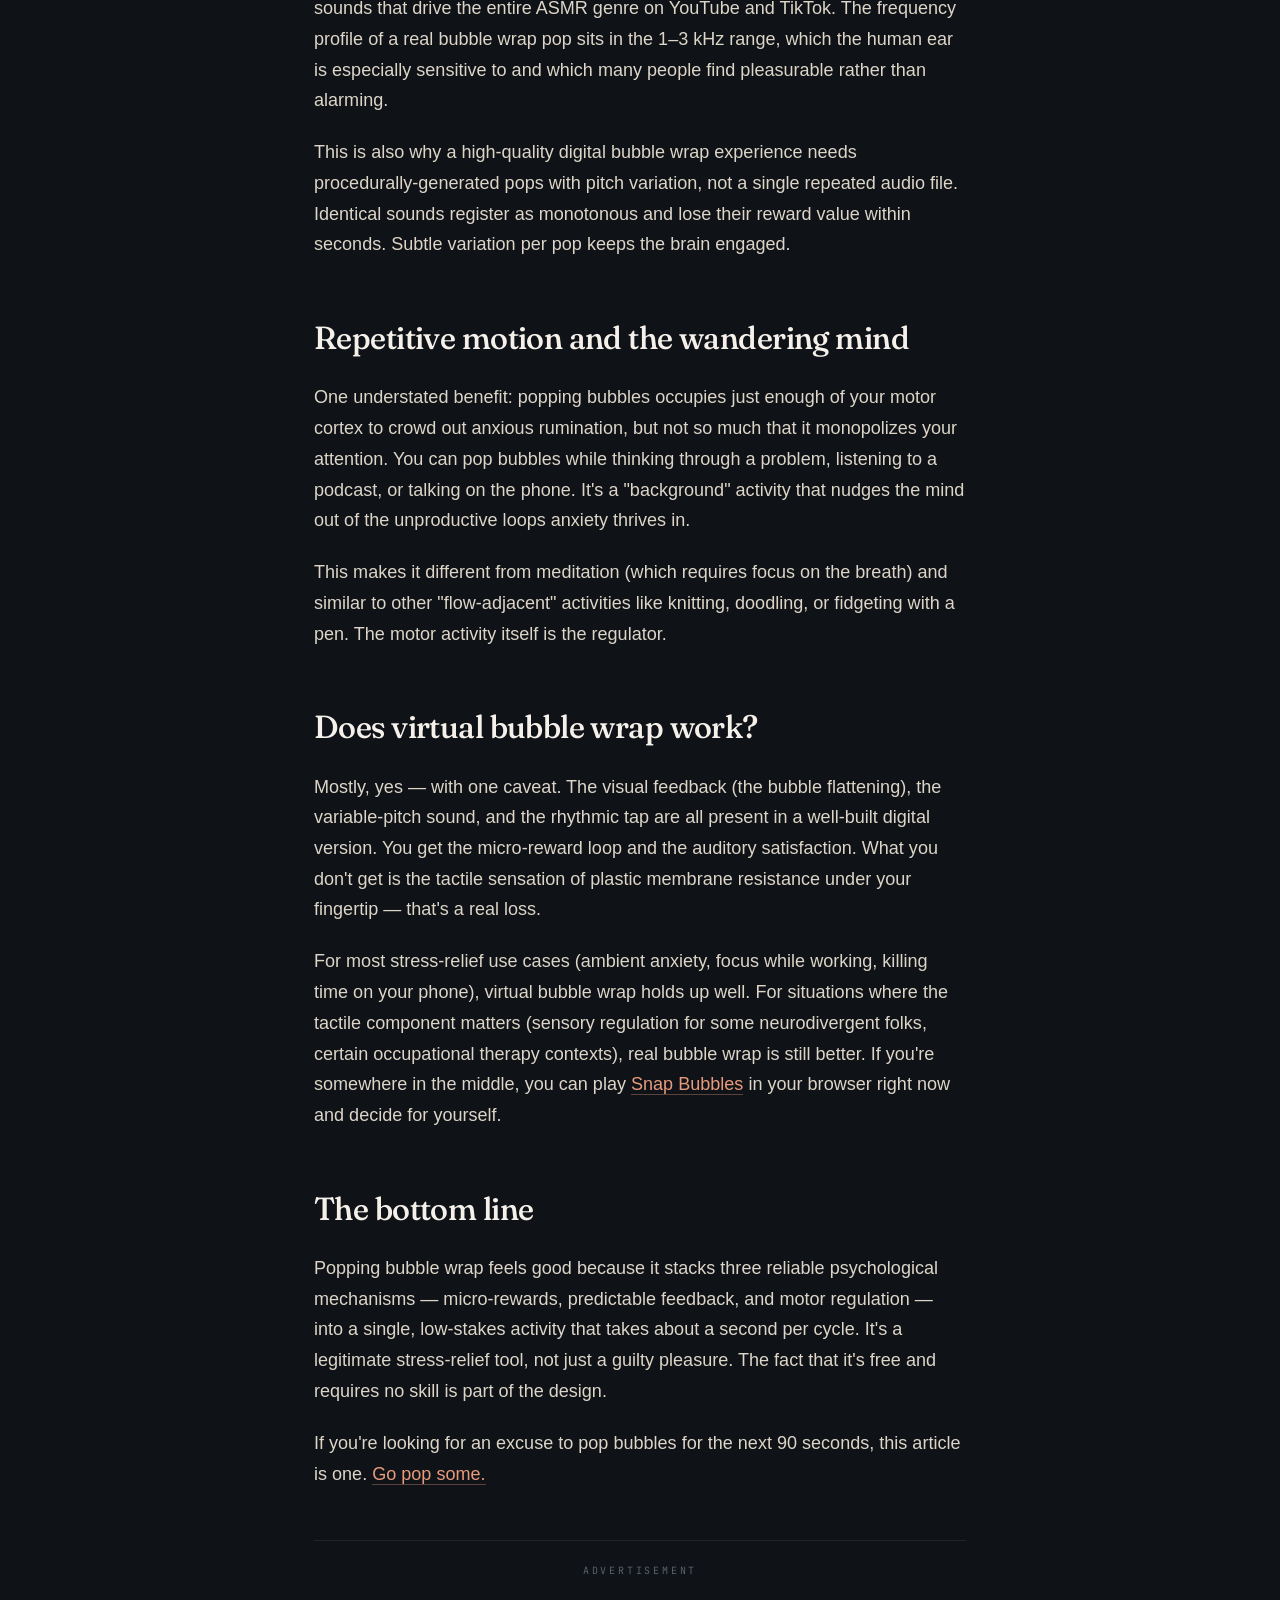
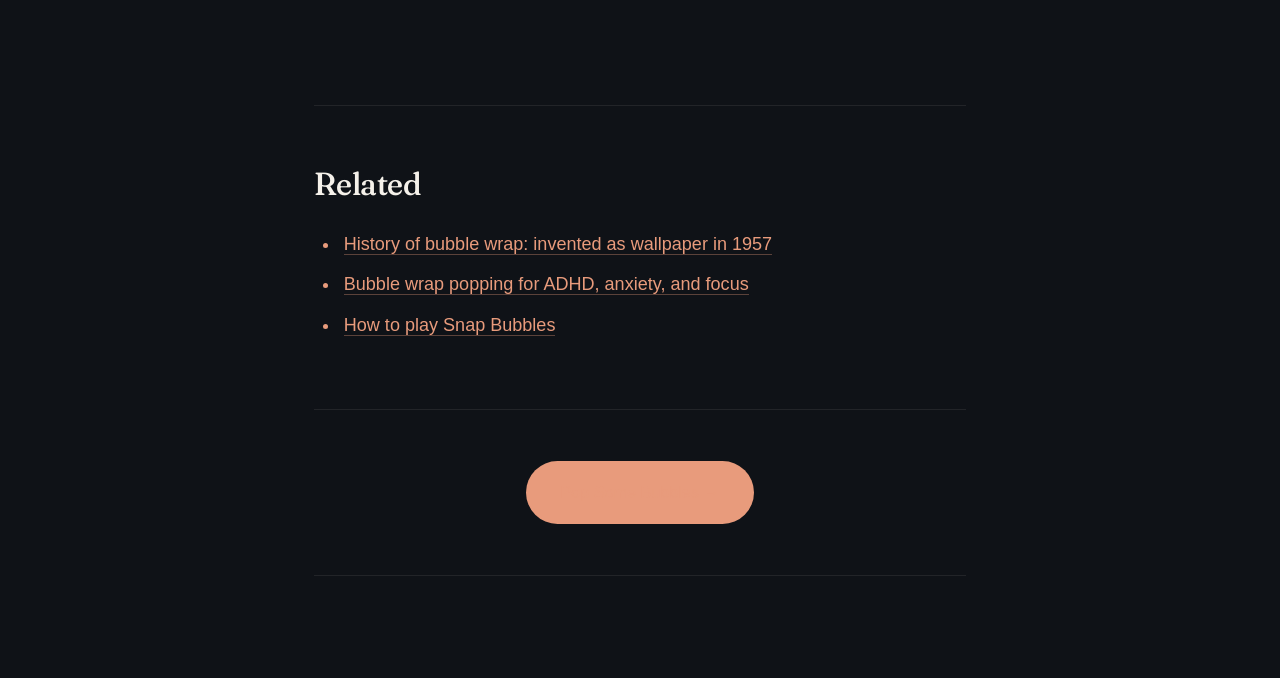
<file: why-popping-bubble-wrap-relieves-stress.html>
<!doctype html>
<html lang="en">
<head>
  <meta charset="utf-8" />
  <meta name="viewport" content="width=device-width, initial-scale=1, viewport-fit=cover" />
  <meta name="theme-color" content="#0d1117" />
  <title>Why Popping Bubble Wrap Relieves Stress (The Science Behind It)</title>
  <meta name="description" content="Why does popping bubble wrap feel so good? The psychology of repetitive motion, sensory feedback, and micro-rewards — plus when virtual bubble wrap works just as well." />
  <link rel="canonical" href="https://snapbubbles.com/why-popping-bubble-wrap-relieves-stress.html" />

  <link rel="manifest" href="manifest.webmanifest" />
  <link rel="icon" type="image/svg+xml" href="icons/icon.svg" />
  <link rel="apple-touch-icon" href="icons/apple-touch-icon.png" />

  <meta property="og:type" content="article" />
  <meta property="og:url" content="https://snapbubbles.com/why-popping-bubble-wrap-relieves-stress.html" />
  <meta property="og:title" content="Why Popping Bubble Wrap Relieves Stress (The Science)" />
  <meta property="og:description" content="The psychology of repetitive motion, sensory feedback, and micro-rewards — why popping plastic bubbles is so satisfying." />
  <meta property="og:image" content="https://snapbubbles.com/icons/og-image.png" />
  <meta name="twitter:card" content="summary_large_image" />

  <script type="application/ld+json">
  {
    "@context": "https://schema.org",
    "@type": "Article",
    "headline": "Why Popping Bubble Wrap Relieves Stress (The Science Behind It)",
    "description": "Why does popping bubble wrap feel so good? The psychology of repetitive motion, sensory feedback, and micro-rewards.",
    "image": "https://snapbubbles.com/icons/og-image.png",
    "url": "https://snapbubbles.com/why-popping-bubble-wrap-relieves-stress.html",
    "publisher": {
      "@type": "Organization",
      "name": "Snap Bubbles",
      "logo": {
        "@type": "ImageObject",
        "url": "https://snapbubbles.com/icons/icon-512.png"
      }
    },
    "mainEntityOfPage": "https://snapbubbles.com/why-popping-bubble-wrap-relieves-stress.html"
  }
  </script>

  <link rel="stylesheet" href="style.css" />

  <!-- Google Analytics (GA4) -->
  <script async src="https://www.googletagmanager.com/gtag/js?id=G-RGB50NYS8Y"></script>
  <script>
    window.dataLayer = window.dataLayer || [];
    function gtag(){dataLayer.push(arguments);}
    gtag('js', new Date());
    gtag('config', 'G-RGB50NYS8Y');
  </script>
</head>
<body class="article-body">
  <header class="article-topbar">
    <a class="brand" href="/">
      <span class="brand-dot" aria-hidden="true"></span>
      <span class="brand-name">Snap Bubbles</span>
    </a>
    <nav class="article-nav">
      <a class="btn btn-primary" href="/">Play</a>
    </nav>
  </header>

  <nav class="subnav" aria-label="Site navigation">
    <a href="/how-to-play.html">How to Play</a>
    <a href="/articles.html">Articles</a>
    <a href="/">Play</a>
  </nav>

  <main class="article">
    <h1>Why Popping Bubble Wrap Relieves Stress</h1>
    <p class="lede">There's a reason most people can't put a sheet of bubble wrap down once they've started. The pull isn't random — it's the result of three psychological mechanisms working in concert: micro-reward, predictable sensory feedback, and repetitive motion. Here's what's actually going on.</p>

    <section>
      <h2>The micro-reward loop</h2>
      <p>Each pop is a complete event in miniature. You apply pressure, the membrane resists, then it gives way with a sharp acoustic snap. From the brain's perspective, that's a small action with an immediate, unambiguous payoff — a tiny dopamine hit. Repeat 50 times, and you've delivered 50 micro-rewards in under a minute.</p>
      <p>This is the same psychological structure that makes scrolling social media, pulling slot machine levers, and clicking "refresh" on email feel compulsive. The difference is that bubble wrap is harmless — there's no comparison to other people's lives, no money lost, no anxiety triggered. It's reward without cost.</p>
    </section>

    <section>
      <h2>Predictable sensory feedback</h2>
      <p>Stress, broadly, is a feeling that your environment is unpredictable or out of your control. Repetitive sensory tasks with reliable feedback do the opposite — they reassure the nervous system that *something* is going exactly as expected. You press, it pops. Every single time.</p>
      <p>Occupational therapists have used this principle for decades with weighted blankets, fidget tools, and stress balls. Bubble wrap fits the same category: a low-stakes physical task that produces predictable tactile and auditory feedback. Researchers studying repetitive sensory motor activity have linked these tasks to reductions in self-reported anxiety and improved attention regulation, particularly in environments with high cognitive load.</p>
    </section>

    <section>
      <h2>The sound matters more than people realize</h2>
      <p>The pop itself is a brief, sharp transient with rich high-frequency content — acoustically similar to crackling fires, gentle rain, and the kind of "satisfying" sounds that drive the entire ASMR genre on YouTube and TikTok. The frequency profile of a real bubble wrap pop sits in the 1–3 kHz range, which the human ear is especially sensitive to and which many people find pleasurable rather than alarming.</p>
      <p>This is also why a high-quality digital bubble wrap experience needs procedurally-generated pops with pitch variation, not a single repeated audio file. Identical sounds register as monotonous and lose their reward value within seconds. Subtle variation per pop keeps the brain engaged.</p>
    </section>

    <section>
      <h2>Repetitive motion and the wandering mind</h2>
      <p>One understated benefit: popping bubbles occupies just enough of your motor cortex to crowd out anxious rumination, but not so much that it monopolizes your attention. You can pop bubbles while thinking through a problem, listening to a podcast, or talking on the phone. It's a "background" activity that nudges the mind out of the unproductive loops anxiety thrives in.</p>
      <p>This makes it different from meditation (which requires focus on the breath) and similar to other "flow-adjacent" activities like knitting, doodling, or fidgeting with a pen. The motor activity itself is the regulator.</p>
    </section>

    <section>
      <h2>Does virtual bubble wrap work?</h2>
      <p>Mostly, yes — with one caveat. The visual feedback (the bubble flattening), the variable-pitch sound, and the rhythmic tap are all present in a well-built digital version. You get the micro-reward loop and the auditory satisfaction. What you don't get is the tactile sensation of plastic membrane resistance under your fingertip — that's a real loss.</p>
      <p>For most stress-relief use cases (ambient anxiety, focus while working, killing time on your phone), virtual bubble wrap holds up well. For situations where the tactile component matters (sensory regulation for some neurodivergent folks, certain occupational therapy contexts), real bubble wrap is still better. If you're somewhere in the middle, you can play <a href="/">Snap Bubbles</a> in your browser right now and decide for yourself.</p>
    </section>

    <section>
      <h2>The bottom line</h2>
      <p>Popping bubble wrap feels good because it stacks three reliable psychological mechanisms — micro-rewards, predictable feedback, and motor regulation — into a single, low-stakes activity that takes about a second per cycle. It's a legitimate stress-relief tool, not just a guilty pleasure. The fact that it's free and requires no skill is part of the design.</p>
      <p>If you're looking for an excuse to pop bubbles for the next 90 seconds, this article is one. <a href="/">Go pop some.</a></p>
    </section>

    <aside class="in-article-ad" aria-label="Advertisement">
      <span class="ad-label">Advertisement</span>
      <ins class="adsbygoogle"
           style="display:block; text-align:center;"
           data-ad-layout="in-article"
           data-ad-format="fluid"
           data-ad-client="ca-pub-6647695511145371"
           data-ad-slot="3286215878"></ins>
      <script>(adsbygoogle = window.adsbygoogle || []).push({});</script>
    </aside>

    <section>
      <h2>Related</h2>
      <ul>
        <li><a href="/history-of-bubble-wrap.html">History of bubble wrap: invented as wallpaper in 1957</a></li>
        <li><a href="/bubble-wrap-for-adhd-anxiety.html">Bubble wrap popping for ADHD, anxiety, and focus</a></li>
        <li><a href="/how-to-play.html">How to play Snap Bubbles</a></li>
      </ul>
    </section>

    <div class="article-cta">
      <a class="btn btn-primary btn-lg" href="/">Pop Some Bubbles →</a>
    </div>
  </main>
</body>
</html>
</file>
<file: style.css>
/* ───────────────────────────────────────────── */
/*  Snap Bubbles — Vol. 03                       */
/*  Editorial / wellness aesthetic               */
/* ───────────────────────────────────────────── */

/* Fonts: imported here so article pages inherit without per-page link tags.
   Index.html also includes them inline for fastest first paint. */
@import url('https://fonts.googleapis.com/css2?family=Fraunces:opsz,wght,SOFT,WONK@9..144,300..900,0..100,0..1&family=JetBrains+Mono:wght@300;400;500&display=swap');
@import url('https://api.fontshare.com/v2/css?f[]=general-sans@400,500,600&display=swap');

:root {
  /* Palette */
  --bg: #0F1217;
  --bg-warm: #131720;
  --surface: #1A1F26;
  --surface-up: #20262F;
  --ink: #F5F1EA;
  --ink-soft: #DCD5C8;
  --ink-mute: #9AA2B0;
  --ink-faint: #5A6270;
  --accent: #E89B7C;
  --accent-deep: #C77A5E;
  --accent-glow: rgba(232, 155, 124, 0.18);
  --bubble-clear: #B8DCEA;
  --bubble-deep: #5A8DA8;
  --line: rgba(245, 241, 234, 0.08);
  --line-bright: rgba(245, 241, 234, 0.18);
  --terracotta-line: rgba(232, 155, 124, 0.35);

  /* Type */
  --display: 'Fraunces', 'Times New Roman', Georgia, serif;
  --body: 'General Sans', -apple-system, BlinkMacSystemFont, 'Helvetica Neue', sans-serif;
  --mono: 'JetBrains Mono', 'SF Mono', Menlo, monospace;

  /* Layout */
  --max: 1280px;
  --gutter: clamp(1.25rem, 4vw, 4rem);
  --section-pad: clamp(5rem, 10vw, 9rem);

  /* Safe area for iOS */
  --safe-top: env(safe-area-inset-top, 0px);
  --safe-bottom: env(safe-area-inset-bottom, 0px);
}

* { box-sizing: border-box; margin: 0; padding: 0; }
[hidden] { display: none !important; }
*::selection { background: var(--accent); color: var(--bg); }

html { scroll-behavior: smooth; }
html, body {
  background: var(--bg);
  color: var(--ink);
  font-family: var(--body);
  font-size: 17px;
  line-height: 1.6;
  -webkit-font-smoothing: antialiased;
  -moz-osx-font-smoothing: grayscale;
  text-rendering: optimizeLegibility;
}
body { overflow-x: hidden; position: relative; min-height: 100dvh; }

a { color: inherit; text-decoration: none; }
img { display: block; max-width: 100%; height: auto; }

/* Subtle film grain across the whole page */
body::before {
  content: '';
  position: fixed;
  inset: 0;
  pointer-events: none;
  z-index: 1000;
  opacity: 0.5;
  mix-blend-mode: overlay;
  background-image: url("data:image/svg+xml,%3Csvg xmlns='http://www.w3.org/2000/svg' viewBox='0 0 240 240'%3E%3Cfilter id='n'%3E%3CfeTurbulence type='fractalNoise' baseFrequency='0.9' numOctaves='2' stitchTiles='stitch'/%3E%3CfeColorMatrix values='0 0 0 0 0.96  0 0 0 0 0.94  0 0 0 0 0.92  0 0 0 0.4 0'/%3E%3C/filter%3E%3Crect width='100%25' height='100%25' filter='url(%23n)'/%3E%3C/svg%3E");
  background-size: 240px 240px;
}

.edition-marker {
  position: fixed;
  left: 1rem;
  top: 50%;
  transform: translateY(-50%) rotate(-90deg);
  transform-origin: center center;
  font-family: var(--mono);
  font-size: 11px;
  letter-spacing: 0.32em;
  color: var(--ink-faint);
  z-index: 50;
  white-space: nowrap;
  text-transform: uppercase;
  pointer-events: none;
}
@media (max-width: 1100px) { .edition-marker { display: none; } }

.container {
  max-width: var(--max);
  margin: 0 auto;
  padding-left: var(--gutter);
  padding-right: var(--gutter);
}

.mono { font-family: var(--mono); font-feature-settings: "tnum"; }

/* ─────────────────────── BUTTONS ─────────────────────── */
.btn {
  display: inline-flex;
  align-items: center;
  gap: 0.5rem;
  padding: 0.95rem 1.6rem;
  font-family: var(--body);
  font-size: 15px;
  font-weight: 500;
  letter-spacing: 0.005em;
  border-radius: 999px;
  cursor: pointer;
  transition: all 200ms ease;
  border: 1px solid transparent;
  white-space: nowrap;
  appearance: none;
  -webkit-appearance: none;
  text-decoration: none;
}
.btn-sm { padding: 0.55rem 1rem; font-size: 13px; }
.btn-primary { background: var(--accent); color: var(--bg); }
.btn-primary:hover { background: var(--ink); transform: translateY(-1px); }
.btn-primary .arrow { transition: transform 250ms ease; }
.btn-primary:hover .arrow { transform: translateX(3px); }
.btn-ghost {
  background: rgba(245, 241, 234, 0.06);
  color: var(--ink);
  border: 1px solid var(--line-bright);
  backdrop-filter: blur(6px);
  -webkit-backdrop-filter: blur(6px);
}
.btn-ghost:hover {
  background: rgba(245, 241, 234, 0.12);
  border-color: rgba(245, 241, 234, 0.3);
}

/* ─────────────────────── SECTION HELPERS ─────────────────────── */
.section-tag {
  font-family: var(--mono);
  font-size: 11px;
  letter-spacing: 0.32em;
  color: var(--accent);
  text-transform: uppercase;
  display: inline-block;
  margin-bottom: 1rem;
}
.section-head { margin-bottom: 4rem; display: grid; gap: 0.5rem; }
.section-head .section-tag { margin-bottom: 0.75rem; }
.section-title {
  font-family: var(--display);
  font-weight: 400;
  font-size: clamp(2.5rem, 6vw, 5rem);
  line-height: 0.95;
  letter-spacing: -0.035em;
  color: var(--ink);
  font-variation-settings: "opsz" 144, "SOFT" 50, "WONK" 1;
  max-width: 14em;
}
.section-title em {
  font-style: italic;
  color: var(--accent);
  font-weight: 300;
  font-variation-settings: "opsz" 144, "SOFT" 100, "WONK" 1;
}

/* ─────────────────────── MASTHEAD ─────────────────────── */
.masthead {
  position: fixed;
  top: 0;
  left: 0;
  right: 0;
  z-index: 100;
  padding: 1.25rem 0;
  padding-top: calc(1.25rem + var(--safe-top));
  background: linear-gradient(180deg, rgba(15,18,23,0.92) 0%, rgba(15,18,23,0.55) 75%, rgba(15,18,23,0) 100%);
  backdrop-filter: blur(14px) saturate(1.2);
  -webkit-backdrop-filter: blur(14px) saturate(1.2);
}
.masthead-inner {
  max-width: var(--max);
  margin: 0 auto;
  padding: 0 var(--gutter);
  display: grid;
  grid-template-columns: auto 1fr auto;
  align-items: center;
  gap: 2rem;
}
.brand {
  display: flex;
  align-items: center;
  gap: 0.6rem;
  font-family: var(--display);
  font-weight: 600;
  font-size: 1.15rem;
  letter-spacing: -0.01em;
  font-variation-settings: "SOFT" 30, "WONK" 0;
  color: var(--ink);
}
.brand-mark {
  width: 14px; height: 14px; border-radius: 50%;
  background: radial-gradient(circle at 30% 30%, #ffffff 0%, var(--bubble-clear) 35%, var(--bubble-deep) 100%);
  box-shadow: 0 0 0 2px rgba(245, 241, 234, 0.05), 0 0 12px rgba(125, 196, 232, 0.4);
}
.nav-primary {
  display: flex;
  gap: 2.25rem;
  justify-content: center;
  font-size: 14px;
  font-weight: 500;
}
.nav-primary a {
  color: var(--ink-soft);
  position: relative;
  padding: 0.25rem 0;
  transition: color 200ms ease;
}
.nav-primary a:hover { color: var(--accent); }
.nav-primary a.is-active { color: var(--ink); }
.nav-primary a.is-active::after {
  content: '';
  position: absolute;
  left: 0; right: 0;
  bottom: -4px;
  height: 1px;
  background: var(--accent);
}
.masthead-meta {
  font-family: var(--mono);
  font-size: 10.5px;
  letter-spacing: 0.22em;
  color: var(--ink-faint);
  text-transform: uppercase;
}
@media (max-width: 760px) {
  .masthead-meta { display: none; }
  .nav-primary { gap: 1.1rem; font-size: 13px; }
  .masthead-inner { grid-template-columns: auto 1fr; }
}
@media (max-width: 480px) {
  .brand-name { display: none; }
  .nav-primary { gap: 0.95rem; font-size: 12.5px; }
}

/* ─────────────────────── HERO ─────────────────────── */
.hero {
  position: relative;
  min-height: 100svh;
  display: grid;
  align-items: center;
  padding: 8rem 0 4rem;
  overflow: hidden;
  background: var(--bg);
}
.hero::before {
  content: '';
  position: absolute;
  inset: 0;
  background-image: url("https://picsum.photos/seed/snapbubbles-hero-2026/2400/1500");
  background-size: cover;
  background-position: center 35%;
  filter: grayscale(0.18) brightness(0.55) contrast(1.05) sepia(0.08);
  z-index: 0;
}
.hero::after {
  content: '';
  position: absolute;
  inset: 0;
  background:
    radial-gradient(ellipse at 30% 50%, rgba(15,18,23,0.4) 0%, rgba(15,18,23,0.92) 80%),
    linear-gradient(180deg, rgba(15,18,23,0.4) 0%, rgba(15,18,23,0.1) 30%, rgba(15,18,23,0.95) 100%);
  z-index: 1;
}
.hero-content {
  position: relative;
  z-index: 2;
  max-width: var(--max);
  margin: 0 auto;
  width: 100%;
  padding: 0 var(--gutter);
  display: grid;
  gap: 1.5rem;
}
.hero-meta {
  display: flex;
  gap: 1.5rem;
  font-family: var(--mono);
  font-size: 11px;
  letter-spacing: 0.28em;
  color: var(--accent);
  text-transform: uppercase;
  align-items: center;
  margin-bottom: 0.5rem;
  flex-wrap: wrap;
}
.hero-meta .dot {
  width: 4px; height: 4px; border-radius: 50%;
  background: var(--accent); display: inline-block;
}
.hero-title {
  font-family: var(--display);
  font-weight: 400;
  font-size: clamp(4rem, 14vw, 12.5rem);
  line-height: 0.88;
  letter-spacing: -0.045em;
  color: var(--ink);
  font-variation-settings: "opsz" 144, "SOFT" 80, "WONK" 1;
  margin-bottom: 0.5rem;
}
.hero-title em {
  font-style: italic;
  font-weight: 300;
  color: var(--accent);
  font-variation-settings: "opsz" 144, "SOFT" 100, "WONK" 1;
}
.hero-tag {
  font-size: clamp(1.05rem, 1.6vw, 1.4rem);
  line-height: 1.5;
  color: var(--ink-soft);
  max-width: 30em;
  font-weight: 400;
}
.hero-tag em {
  font-family: var(--display);
  font-style: italic;
  color: var(--ink);
  font-variation-settings: "opsz" 36, "SOFT" 60;
}
.hero-actions {
  display: flex;
  flex-wrap: wrap;
  gap: 0.75rem;
  margin-top: 1.75rem;
  align-items: center;
}
.hero-scroll {
  position: absolute;
  left: 50%;
  bottom: 2rem;
  transform: translateX(-50%);
  z-index: 3;
  font-family: var(--mono);
  font-size: 10.5px;
  color: var(--ink-mute);
  letter-spacing: 0.28em;
  text-transform: uppercase;
  display: flex;
  flex-direction: column;
  align-items: center;
  gap: 0.5rem;
}
.hero-scroll .line {
  width: 1px;
  height: 40px;
  background: linear-gradient(180deg, transparent, var(--ink-mute));
  animation: scrollPulse 2.5s ease-in-out infinite;
}
@keyframes scrollPulse {
  0%, 100% { opacity: 0.3; transform: scaleY(0.6); }
  50% { opacity: 1; transform: scaleY(1); }
}
@media (max-width: 600px) {
  .hero { min-height: 92svh; padding-top: 7rem; }
  .hero-actions { flex-direction: column; align-items: stretch; }
  .hero-actions .btn { justify-content: center; }
  .hero-scroll { display: none; }
}

/* ─────────────────────── GAME SECTION ─────────────────────── */
.game-section {
  position: relative;
  padding: clamp(2rem, 5vw, 4rem) 0 clamp(4rem, 8vw, 7rem);
  background: var(--bg-warm);
  overflow: hidden;
}
.game-section::before {
  content: '';
  position: absolute;
  inset: 0;
  background-image: url("https://picsum.photos/seed/snapbubbles-paper-22/2000/1200");
  background-size: cover;
  background-position: center;
  opacity: 0.06;
  filter: grayscale(1) contrast(1.1);
  pointer-events: none;
}

/* The game card — glass-morphism container */
.game-card {
  position: relative;
  z-index: 1;
  scroll-margin-top: 90px;
  background: linear-gradient(180deg, rgba(26, 31, 38, 0.78) 0%, rgba(15, 18, 23, 0.85) 100%);
  border: 1px solid var(--line-bright);
  border-radius: 24px;
  padding: clamp(1.25rem, 2.5vw, 2rem);
  backdrop-filter: blur(20px) saturate(1.3);
  -webkit-backdrop-filter: blur(20px) saturate(1.3);
  box-shadow:
    0 30px 80px -20px rgba(0, 0, 0, 0.5),
    0 1px 0 rgba(255, 255, 255, 0.05) inset;
  max-width: 1080px;
  margin: 0 auto;
}

.game-card-head {
  display: flex;
  align-items: center;
  justify-content: space-between;
  gap: 1rem;
  margin-bottom: 1.25rem;
  flex-wrap: wrap;
}

/* Mode tabs (in the game card) */
.modes {
  display: inline-flex;
  background: rgba(15, 18, 23, 0.5);
  border: 1px solid var(--line);
  border-radius: 999px;
  padding: 4px;
}
.mode-btn {
  appearance: none;
  background: transparent;
  border: 0;
  font-family: var(--body);
  font-size: 13px;
  font-weight: 500;
  color: var(--ink-mute);
  padding: 0.55rem 1.1rem;
  border-radius: 999px;
  cursor: pointer;
  transition: all 180ms ease;
  letter-spacing: 0.01em;
}
.mode-btn:not(.is-active):hover { color: var(--ink); }
.mode-btn.is-active {
  background: var(--accent);
  color: var(--bg);
  font-weight: 600;
}
@media (max-width: 480px) {
  .mode-btn { padding: 0.5rem 0.85rem; font-size: 12px; }
}

/* Stats */
.stats {
  display: flex;
  gap: 1.75rem;
  padding: 1rem 0.5rem;
  border-top: 1px solid var(--line);
  border-bottom: 1px solid var(--line);
  margin-bottom: 1rem;
  font-variant-numeric: tabular-nums;
  flex-wrap: wrap;
}
.stat {
  display: flex;
  flex-direction: column;
  gap: 4px;
}
.stat-label {
  font-family: var(--mono);
  font-size: 10.5px;
  letter-spacing: 0.22em;
  color: var(--ink-faint);
  text-transform: uppercase;
}
.stat-value {
  font-family: var(--mono);
  font-size: 1.05rem;
  font-weight: 500;
  color: var(--ink);
}
@media (max-width: 480px) {
  .stats { gap: 1.1rem; padding: 0.85rem 0.25rem; }
  .stat-value { font-size: 0.95rem; }
}

/* Countdown bar */
.countdown {
  position: relative;
  height: 28px;
  margin: 0 0 1rem;
  background: rgba(15, 18, 23, 0.7);
  border: 1px solid var(--line);
  border-radius: 999px;
  overflow: hidden;
  font-variant-numeric: tabular-nums;
}
.countdown-fill {
  position: absolute;
  inset: 0;
  width: 100%;
  background: linear-gradient(90deg, var(--accent) 0%, #f5b89a 100%);
  transform-origin: left center;
  transition: transform 100ms linear, background 300ms ease;
  border-radius: 999px;
}
.countdown-text {
  position: relative;
  display: flex;
  align-items: center;
  justify-content: center;
  height: 100%;
  font-family: var(--mono);
  font-size: 12px;
  font-weight: 600;
  color: var(--bg);
  letter-spacing: 0.05em;
  text-shadow: 0 1px 2px rgba(0,0,0,0.15);
}
.countdown.is-warning .countdown-fill { background: linear-gradient(90deg, #f5b89a 0%, #ffd866 100%); }
.countdown.is-danger .countdown-fill { background: linear-gradient(90deg, #f85149 0%, #ff8b80 100%); }
.countdown.is-danger { animation: dangerShake 350ms ease-in-out infinite; }
@keyframes dangerShake {
  0%,100% { transform: translateX(0); }
  25% { transform: translateX(-2px); }
  75% { transform: translateX(2px); }
}

/* Game grid wrapper — playing surface */
.game-grid-wrap {
  position: relative;
  background: linear-gradient(135deg, rgba(45, 100, 130, 0.18) 0%, rgba(20, 60, 80, 0.28) 100%);
  border-radius: 16px;
  padding: 1rem;
  border: 1px solid rgba(125, 196, 232, 0.1);
  overflow: hidden;
  min-height: 320px;
}
.game-grid-wrap::before {
  content: '';
  position: absolute;
  inset: 0;
  background:
    linear-gradient(115deg,
      rgba(255,255,255,0) 0%,
      rgba(255,255,255,0.04) 40%,
      rgba(255,255,255,0.10) 50%,
      rgba(255,255,255,0.04) 60%,
      rgba(255,255,255,0) 100%);
  pointer-events: none;
  z-index: 1;
}

.grid {
  --bubble-min: 54px;
  position: relative;
  z-index: 2;
  display: grid;
  grid-template-columns: repeat(auto-fill, minmax(var(--bubble-min), 1fr));
  gap: 2px;
  width: 100%;
  align-content: start;
  user-select: none;
  -webkit-user-select: none;
  touch-action: manipulation;
}
@media (min-width: 720px) {
  .grid { --bubble-min: 64px; gap: 3px; }
}

/* ─────────────────────── BUBBLE STYLES (preserved) ─────────────────────── */
.bubble {
  position: relative;
  aspect-ratio: 1 / 1;
  border-radius: 50%;
  border: 0;
  padding: 0;
  cursor: pointer;
  background:
    radial-gradient(ellipse 65% 38% at 50% 22%, rgba(255,255,255,0.78) 0%, rgba(255,255,255,0) 75%),
    radial-gradient(ellipse 28% 18% at 30% 76%, rgba(255,255,255,0.32) 0%, rgba(255,255,255,0) 80%),
    radial-gradient(circle at 50% 50%, transparent 66%, rgba(15,40,50,0.35) 88%, rgba(8,25,32,0.6) 100%),
    radial-gradient(circle at 50% 50%, rgba(255,255,255,0.18) 0%, rgba(220,240,250,0.1) 60%, rgba(180,215,225,0.18) 100%);
  box-shadow:
    inset 0 -3px 6px rgba(8,25,32,0.3),
    inset 0 3px 5px rgba(255,255,255,0.55),
    0 4px 6px rgba(0,0,0,0.3),
    0 1px 2px rgba(0,0,0,0.2);
  transition: transform 80ms ease;
  -webkit-tap-highlight-color: transparent;
  outline: none;
}
.bubble:hover { transform: scale(1.05); }
.bubble:active { transform: scale(0.94); }
.bubble:focus-visible {
  box-shadow:
    0 0 0 3px var(--accent),
    inset 0 -3px 5px rgba(8,25,32,0.3),
    inset 0 3px 5px rgba(255,255,255,0.55);
}

.bubble.is-popped {
  cursor: default;
  pointer-events: none;
  background-color: transparent;
  background-image:
    url("data:image/svg+xml;utf8,<svg xmlns='http://www.w3.org/2000/svg' viewBox='0 0 100 100'><filter id='c'><feTurbulence type='fractalNoise' baseFrequency='0.55' numOctaves='3' seed='5'/><feColorMatrix values='0 0 0 0 0.85  0 0 0 0 0.92  0 0 0 0 0.95  0 0 0 1 0'/><feComponentTransfer><feFuncA type='linear' slope='0.85'/></feComponentTransfer></filter><rect width='100%25' height='100%25' filter='url(%23c)'/></svg>"),
    radial-gradient(circle at 50% 50%, rgba(0,30,40,0.25) 0%, rgba(0,30,40,0.1) 70%, rgba(0,30,40,0) 100%);
  background-size: 100% 100%, 100% 100%;
  background-position: center, center;
  background-repeat: no-repeat;
  background-blend-mode: overlay, normal;
  box-shadow:
    inset 0 0 0 1px rgba(255,255,255,0.12),
    inset 0 2px 4px rgba(0,0,0,0.45),
    inset 0 -1px 2px rgba(255,255,255,0.08);
  transform: scale(0.94);
  opacity: 0.8;
  filter: brightness(0.85) contrast(1.15) saturate(0.9);
  animation: popFlash 240ms ease-out;
}
@keyframes popFlash {
  0% { transform: scale(1); filter: brightness(1.4) saturate(1.3); }
  35% { transform: scale(1.06); filter: brightness(1.2); }
  100% { transform: scale(0.94); filter: brightness(0.85) contrast(1.15) saturate(0.9); }
}

.bubble.is-gold {
  background:
    radial-gradient(ellipse 32% 42% at 32% 26%, rgba(255,255,255,0.95) 0%, rgba(255,255,255,0) 70%),
    radial-gradient(ellipse 18% 12% at 66% 76%, rgba(255,255,255,0.45) 0%, rgba(255,255,255,0) 80%),
    radial-gradient(circle at 50% 50%, transparent 60%, rgba(120,70,0,0.3) 90%, rgba(80,50,0,0.5) 100%),
    radial-gradient(circle at 50% 50%, rgba(255,235,150,0.7) 0%, rgba(245,200,70,0.65) 60%, rgba(200,140,30,0.7) 100%);
  box-shadow:
    inset 0 -3px 5px rgba(80,50,0,0.25),
    inset 0 3px 4px rgba(255,255,255,0.65),
    0 0 14px rgba(255,200,60,0.55),
    0 2px 4px rgba(40,25,10,0.35);
  animation: goldShimmer 1.6s ease-in-out infinite;
}
@keyframes goldShimmer {
  0%,100% { filter: brightness(1); }
  50% { filter: brightness(1.18); }
}

.bubble.is-poison {
  background:
    radial-gradient(ellipse 32% 42% at 32% 26%, rgba(255,255,255,0.85) 0%, rgba(255,255,255,0) 70%),
    radial-gradient(ellipse 18% 12% at 66% 76%, rgba(255,255,255,0.3) 0%, rgba(255,255,255,0) 80%),
    radial-gradient(circle at 50% 50%, transparent 60%, rgba(20,60,15,0.35) 90%, rgba(15,40,10,0.55) 100%),
    radial-gradient(circle at 50% 50%, rgba(160,230,120,0.6) 0%, rgba(90,180,50,0.65) 60%, rgba(50,120,30,0.75) 100%);
  box-shadow:
    inset 0 -3px 5px rgba(15,40,10,0.3),
    inset 0 3px 4px rgba(255,255,255,0.5),
    0 0 12px rgba(120,220,60,0.45),
    0 2px 4px rgba(40,25,10,0.35);
  animation: poisonPulse 1.8s ease-in-out infinite;
}
@keyframes poisonPulse {
  0%,100% { filter: brightness(1) saturate(1); }
  50% { filter: brightness(1.15) saturate(1.25); }
}

.bubble.is-popped.was-poison {
  box-shadow:
    inset 0 0 12px rgba(40,80,30,0.55),
    inset 0 0 0 1px rgba(120,180,100,0.35),
    inset 0 2px 4px rgba(0,0,0,0.45);
}
.bubble.is-popped.was-gold {
  box-shadow:
    inset 0 0 12px rgba(180,130,30,0.55),
    inset 0 0 0 1px rgba(255,200,100,0.35),
    inset 0 2px 4px rgba(0,0,0,0.45);
}

/* Float texts (+0.5s, -3s, etc.) */
.float-text {
  position: absolute;
  pointer-events: none;
  font-family: var(--mono);
  font-weight: 600;
  font-size: 14px;
  color: var(--accent);
  animation: floatUp 700ms ease-out forwards;
  text-shadow: 0 1px 2px rgba(0,0,0,0.6);
  z-index: 5;
}
.float-text.is-bonus { color: #ffd866; }
.float-text.is-penalty { color: #ff8b80; }
@keyframes floatUp {
  from { opacity: 1; transform: translate(-50%, 0); }
  to { opacity: 0; transform: translate(-50%, -36px); }
}

/* Level toast */
.level-toast {
  position: absolute;
  top: 16px;
  left: 50%;
  transform: translateX(-50%);
  background: rgba(15,18,23,0.92);
  border: 1px solid var(--accent);
  color: var(--ink);
  padding: 10px 18px;
  border-radius: 999px;
  font-family: var(--mono);
  font-weight: 600;
  font-size: 12px;
  letter-spacing: 0.16em;
  text-transform: uppercase;
  z-index: 8;
  animation: toastIn 400ms ease-out, toastOut 400ms ease-in 1.6s forwards;
  box-shadow: 0 6px 24px var(--accent-glow);
}
@keyframes toastIn {
  from { opacity: 0; transform: translate(-50%, -16px); }
  to { opacity: 1; transform: translate(-50%, 0); }
}
@keyframes toastOut {
  to { opacity: 0; transform: translate(-50%, -16px); }
}

/* Mode toast — explanation of each mode */
.mode-toast {
  position: absolute;
  top: 16px;
  left: 50%;
  transform: translateX(-50%);
  background: rgba(15,18,23,0.95);
  border: 1px solid var(--terracotta-line);
  color: var(--ink);
  padding: 12px 20px;
  border-radius: 14px;
  font-size: 13px;
  line-height: 1.5;
  max-width: min(340px, calc(100vw - 32px));
  text-align: center;
  z-index: 9;
  box-shadow: 0 8px 28px rgba(232,155,124,0.25);
  animation: modeToastIn 320ms ease-out, modeToastOut 320ms ease-in 2.6s forwards;
}
.mode-toast strong {
  display: block;
  font-family: var(--display);
  font-weight: 500;
  font-size: 16px;
  margin-bottom: 4px;
  color: var(--accent);
  font-variation-settings: "opsz" 36, "SOFT" 60;
  letter-spacing: -0.01em;
}
@keyframes modeToastIn {
  from { opacity: 0; transform: translate(-50%, -12px); }
  to { opacity: 1; transform: translate(-50%, 0); }
}
@keyframes modeToastOut {
  to { opacity: 0; transform: translate(-50%, -12px); }
}

/* Game over / challenge intro overlay */
.overlay {
  position: absolute;
  inset: 0;
  background: rgba(15, 18, 23, 0.85);
  backdrop-filter: blur(8px);
  -webkit-backdrop-filter: blur(8px);
  display: flex;
  align-items: center;
  justify-content: center;
  z-index: 10;
  animation: overlayIn 220ms ease-out;
  border-radius: 16px;
}
@keyframes overlayIn {
  from { opacity: 0; }
  to { opacity: 1; }
}
.overlay-card {
  background: var(--surface);
  border: 1px solid var(--line-bright);
  border-radius: 18px;
  padding: 2rem 2rem 1.75rem;
  max-width: 360px;
  text-align: center;
  box-shadow: 0 24px 60px rgba(0,0,0,0.5);
}
.overlay-card h2 {
  font-family: var(--display);
  font-weight: 500;
  font-size: 1.65rem;
  margin: 0 0 0.5rem;
  letter-spacing: -0.018em;
  color: var(--ink);
  font-variation-settings: "opsz" 60, "SOFT" 50;
}
.overlay-card p {
  margin: 0 0 1.25rem;
  color: var(--ink-mute);
  font-size: 14px;
  line-height: 1.55;
}
.overlay-actions {
  display: flex;
  justify-content: center;
  gap: 10px;
  flex-wrap: wrap;
}

.challenge-badge {
  display: inline-block;
  padding: 4px 10px;
  border-radius: 999px;
  font-family: var(--mono);
  font-size: 10.5px;
  font-weight: 600;
  letter-spacing: 0.22em;
  text-transform: uppercase;
  color: var(--bg);
  background: var(--accent);
  margin-bottom: 12px;
}

/* ─────────────────────── STAT CALLOUT ─────────────────────── */
.stat-callout {
  padding: var(--section-pad) 0;
  background: var(--bg);
  position: relative;
}
.stat-callout::before, .stat-callout::after {
  content: '';
  position: absolute;
  left: var(--gutter);
  right: var(--gutter);
  height: 1px;
  background: var(--line);
}
.stat-callout::before { top: 0; }
.stat-callout::after { bottom: 0; }
.stat-row {
  display: grid;
  grid-template-columns: auto 1fr;
  gap: clamp(1.5rem, 4vw, 4rem);
  align-items: baseline;
  max-width: 64rem;
  margin: 0 auto;
}
.stat-num {
  font-family: var(--display);
  font-size: clamp(5rem, 14vw, 11rem);
  font-weight: 400;
  font-variation-settings: "opsz" 144, "SOFT" 100, "WONK" 1;
  line-height: 0.85;
  letter-spacing: -0.045em;
  color: var(--ink);
  font-variant-numeric: lining-nums tabular-nums;
}
.stat-num em {
  font-style: italic;
  font-weight: 300;
  color: var(--accent);
}
.stat-context {
  font-family: var(--display);
  font-style: italic;
  font-weight: 300;
  font-size: clamp(1.1rem, 1.7vw, 1.5rem);
  line-height: 1.4;
  color: var(--ink-soft);
  max-width: 22em;
  border-left: 1px solid var(--terracotta-line);
  padding-left: 1.25rem;
  font-variation-settings: "opsz" 36, "SOFT" 100;
}
.stat-context strong {
  font-style: normal;
  font-weight: 500;
  color: var(--ink);
  font-family: var(--body);
}
@media (max-width: 700px) {
  .stat-row { grid-template-columns: 1fr; gap: 1.25rem; }
  .stat-context { border-left: 0; border-top: 1px solid var(--terracotta-line); padding: 1rem 0 0; }
}

/* ─────────────────────── THREE WAYS TO POP ─────────────────────── */
.modes-section {
  padding: var(--section-pad) 0;
  background: var(--bg-warm);
}
.modes-grid {
  display: grid;
  grid-template-columns: repeat(4, 1fr);
  gap: 1rem;
}
@media (max-width: 1000px) { .modes-grid { grid-template-columns: repeat(2, 1fr); } }
@media (max-width: 540px) { .modes-grid { grid-template-columns: 1fr; } }
.mode-card {
  position: relative;
  background: var(--surface);
  border: 1px solid var(--line);
  border-radius: 18px;
  padding: 2rem 1.5rem 1.75rem;
  transition: all 280ms cubic-bezier(0.2,0,0,1);
  cursor: pointer;
  display: flex;
  flex-direction: column;
  gap: 1rem;
  min-height: 260px;
  text-decoration: none;
  color: inherit;
}
.mode-card:hover {
  border-color: var(--accent);
  background: var(--surface-up);
  transform: translateY(-3px);
}
.mode-num {
  font-family: var(--mono);
  font-size: 11px;
  font-weight: 500;
  letter-spacing: 0.22em;
  color: var(--accent);
}
.mode-card h3 {
  font-family: var(--display);
  font-weight: 500;
  font-size: 1.85rem;
  line-height: 1;
  letter-spacing: -0.02em;
  color: var(--ink);
  font-variation-settings: "opsz" 60, "SOFT" 50;
}
.mode-card h3 em { font-style: italic; color: var(--accent); }
.mode-card p {
  font-size: 0.95rem;
  line-height: 1.55;
  color: var(--ink-mute);
  margin-top: auto;
}
.mode-card-featured {
  background: linear-gradient(180deg, rgba(232,155,124,0.1) 0%, var(--surface) 60%);
  border-color: var(--terracotta-line);
}

/* ─────────────────────── DAILY ─────────────────────── */
.daily {
  padding: var(--section-pad) 0;
  background: var(--bg);
  overflow: hidden;
}
.daily-grid {
  display: grid;
  grid-template-columns: 1.05fr 1fr;
  gap: clamp(2rem, 5vw, 5rem);
  align-items: center;
}
@media (max-width: 900px) { .daily-grid { grid-template-columns: 1fr; } }
.daily-text { display: flex; flex-direction: column; gap: 1rem; }
.daily-date {
  font-family: var(--mono);
  font-size: 13px;
  letter-spacing: 0.3em;
  color: var(--ink-soft);
  text-transform: uppercase;
  margin-top: 0.25rem;
  display: flex;
  align-items: center;
  gap: 0.75rem;
}
.daily-date::before {
  content: '';
  width: 32px;
  height: 1px;
  background: var(--accent);
}
.daily-text h2 {
  font-family: var(--display);
  font-weight: 400;
  font-size: clamp(2.25rem, 5.5vw, 4.25rem);
  line-height: 0.98;
  letter-spacing: -0.035em;
  color: var(--ink);
  font-variation-settings: "opsz" 144, "SOFT" 60, "WONK" 1;
}
.daily-text h2 em {
  font-style: italic;
  color: var(--accent);
  font-weight: 300;
}
.daily-text p {
  color: var(--ink-mute);
  max-width: 30em;
  line-height: 1.6;
}
.daily-actions { margin-top: 0.5rem; }
.daily-img {
  position: relative;
  aspect-ratio: 4 / 5;
  border-radius: 18px;
  overflow: hidden;
  border: 1px solid var(--line);
}
.daily-img img {
  width: 100%; height: 100%;
  object-fit: cover;
  filter: grayscale(0.15) sepia(0.05);
  transition: transform 800ms cubic-bezier(0.2,0,0,1);
}
.daily-img:hover img { transform: scale(1.04); }
.daily-img::after {
  content: '';
  position: absolute;
  inset: 0;
  background: linear-gradient(160deg, transparent 60%, rgba(15,18,23,0.5) 100%);
  pointer-events: none;
}
.daily-img-tag {
  position: absolute;
  bottom: 1.25rem; left: 1.25rem;
  z-index: 2;
  font-family: var(--mono);
  font-size: 10.5px;
  color: var(--ink);
  letter-spacing: 0.22em;
  text-transform: uppercase;
  background: rgba(15,18,23,0.55);
  padding: 0.5rem 0.75rem;
  border-radius: 999px;
  backdrop-filter: blur(6px);
  -webkit-backdrop-filter: blur(6px);
  border: 1px solid var(--line-bright);
}

/* ─────────────────────── PULL QUOTE ─────────────────────── */
.pull-quote {
  padding: var(--section-pad) 0;
  background: var(--bg-warm);
  position: relative;
}
.pull-quote-inner {
  max-width: 56rem;
  margin: 0 auto;
  position: relative;
  text-align: left;
  padding-left: clamp(2rem, 6vw, 4rem);
}
.pull-quote-mark {
  position: absolute;
  left: 0; top: -0.4em;
  font-family: var(--display);
  font-size: clamp(7rem, 16vw, 14rem);
  line-height: 1;
  color: var(--accent);
  font-variation-settings: "opsz" 144, "SOFT" 100, "WONK" 1;
  font-style: italic;
  font-weight: 400;
  pointer-events: none;
}
.pull-quote p {
  font-family: var(--display);
  font-style: italic;
  font-weight: 300;
  font-size: clamp(1.5rem, 2.6vw, 2.2rem);
  line-height: 1.35;
  letter-spacing: -0.018em;
  color: var(--ink);
  font-variation-settings: "opsz" 100, "SOFT" 100, "WONK" 1;
}
.pull-quote p strong {
  font-style: normal;
  font-weight: 500;
  color: var(--accent);
}
.pull-quote-attribution {
  margin-top: 2rem;
  font-family: var(--mono);
  font-size: 11.5px;
  letter-spacing: 0.18em;
  color: var(--ink-mute);
  text-transform: uppercase;
}
.pull-quote-attribution a {
  color: var(--ink);
  border-bottom: 1px solid var(--terracotta-line);
  padding-bottom: 1px;
  transition: border-color 200ms ease, color 200ms ease;
}
.pull-quote-attribution a:hover {
  color: var(--accent);
  border-color: var(--accent);
}

/* ─────────────────────── ARTICLES ─────────────────────── */
.articles {
  padding: var(--section-pad) 0;
  background: var(--bg);
}
.articles-head {
  display: grid;
  grid-template-columns: 1fr auto;
  align-items: end;
  gap: 2rem;
  margin-bottom: 3.5rem;
  padding-bottom: 1.5rem;
  border-bottom: 1px solid var(--line);
}
@media (max-width: 700px) { .articles-head { grid-template-columns: 1fr; } }
.articles-head .section-title { max-width: none; }
.articles-link {
  font-family: var(--mono);
  font-size: 11px;
  letter-spacing: 0.22em;
  color: var(--accent);
  text-transform: uppercase;
  display: inline-flex;
  align-items: center;
  gap: 0.5rem;
  white-space: nowrap;
  transition: gap 200ms ease;
  padding: 0.5rem 0;
}
.articles-link:hover { gap: 0.8rem; }
.articles-grid {
  display: grid;
  grid-template-columns: repeat(3, 1fr);
  gap: clamp(1.25rem, 2.5vw, 2.5rem);
}
@media (max-width: 900px) {
  .articles-grid { grid-template-columns: repeat(2, 1fr); }
  .articles-grid .article-card:nth-child(3) { grid-column: span 2; }
}
@media (max-width: 600px) {
  .articles-grid { grid-template-columns: 1fr; }
  .articles-grid .article-card:nth-child(3) { grid-column: span 1; }
}
.article-card {
  display: flex;
  flex-direction: column;
  gap: 1rem;
  cursor: pointer;
  transition: transform 350ms cubic-bezier(0.2,0,0,1);
  text-decoration: none;
  color: inherit;
}
.article-card:hover { transform: translateY(-4px); }
.article-img {
  aspect-ratio: 4 / 5;
  background: var(--surface);
  border-radius: 14px;
  overflow: hidden;
  position: relative;
}
.article-img img {
  width: 100%; height: 100%;
  object-fit: cover;
  filter: grayscale(0.12) brightness(0.9);
  transition: transform 700ms cubic-bezier(0.2,0,0,1), filter 400ms ease;
}
.article-card:hover .article-img img {
  transform: scale(1.06);
  filter: grayscale(0) brightness(1);
}
.article-meta {
  display: flex;
  gap: 0.75rem;
  align-items: center;
  font-family: var(--mono);
  font-size: 10.5px;
  letter-spacing: 0.22em;
  text-transform: uppercase;
  color: var(--ink-faint);
}
.article-meta .tag {
  color: var(--accent);
  border: 1px solid var(--terracotta-line);
  padding: 0.25rem 0.6rem;
  border-radius: 999px;
}
.article-card h3 {
  font-family: var(--display);
  font-weight: 500;
  font-size: 1.55rem;
  line-height: 1.15;
  letter-spacing: -0.018em;
  color: var(--ink);
  font-variation-settings: "opsz" 36, "SOFT" 50;
  transition: color 200ms ease;
}
.article-card:hover h3 { color: var(--accent); }
.article-card p {
  font-size: 0.95rem;
  color: var(--ink-mute);
  line-height: 1.55;
}

/* ─────────────────────── STORY ─────────────────────── */
.story {
  padding: var(--section-pad) 0;
  background: var(--bg-warm);
  position: relative;
}
.story-grid {
  display: grid;
  grid-template-columns: 1fr 1.1fr;
  gap: clamp(2rem, 5vw, 5rem);
  align-items: center;
}
@media (max-width: 850px) { .story-grid { grid-template-columns: 1fr; } }
.story-img {
  aspect-ratio: 5 / 6;
  border-radius: 18px;
  overflow: hidden;
  position: relative;
  border: 1px solid var(--line);
}
.story-img img {
  width: 100%; height: 100%;
  object-fit: cover;
  filter: grayscale(0.2) sepia(0.1) contrast(1.05);
}
.story-text { display: flex; flex-direction: column; gap: 1.25rem; }
.story-text .section-tag { margin-bottom: 0.5rem; }
.story-text h2 {
  font-family: var(--display);
  font-weight: 400;
  font-size: clamp(2.25rem, 5vw, 4rem);
  line-height: 0.95;
  letter-spacing: -0.035em;
  color: var(--ink);
  font-variation-settings: "opsz" 144, "SOFT" 60, "WONK" 1;
  margin-bottom: 0.5rem;
}
.story-text h2 em { font-style: italic; color: var(--accent); font-weight: 300; }
.story-text p {
  color: var(--ink-soft);
  font-size: 1.0625rem;
  line-height: 1.7;
}
.dropcap {
  font-family: var(--display);
  font-weight: 500;
  font-style: italic;
  font-size: 4.5em;
  line-height: 0.85;
  float: left;
  padding-right: 0.12em;
  padding-top: 0.08em;
  color: var(--accent);
  font-variation-settings: "opsz" 144, "SOFT" 100, "WONK" 1;
}
.story-divider {
  width: 60px;
  height: 1px;
  background: var(--accent);
  margin: 1rem 0 0.5rem;
}

/* ─────────────────────── AD SLOTS ─────────────────────── */
.ad-section {
  padding: 2rem 0;
  background: var(--bg);
  border-top: 1px solid var(--line);
}
.ad-slot {
  display: flex;
  align-items: center;
  justify-content: center;
  overflow: hidden;
}
.ad-slot-mobile-bottom {
  display: none;
  position: fixed;
  bottom: 0;
  left: 0;
  right: 0;
  z-index: 90;
  width: 100%;
  height: calc(50px + var(--safe-bottom));
  padding-bottom: var(--safe-bottom);
  background: var(--bg);
  border-top: 1px solid var(--line);
  box-shadow: 0 -8px 24px rgba(0, 0, 0, 0.35);
}
.ad-slot-mobile-bottom ins {
  display: inline-block !important;
  width: 320px !important;
  height: 50px !important;
  max-width: 100%;
}
.ad-slot-desktop-bottom {
  width: 100%;
  min-height: 90px;
  border-radius: 8px;
}
@media (max-width: 719px) {
  .ad-slot-mobile-bottom { display: flex; }
  .ad-slot-desktop-bottom { display: none !important; }
  .ad-section { display: none; }
  /* Push page content above the sticky ad so footer isn't hidden */
  body { padding-bottom: calc(50px + var(--safe-bottom)); }
}

/* ─────────────────────── FOOTER ─────────────────────── */
.site-footer {
  padding: 5rem 0 3rem;
  padding-bottom: calc(3rem + var(--safe-bottom));
  background: var(--bg);
  border-top: 1px solid var(--line);
}
.footer-grid {
  display: grid;
  grid-template-columns: 1.5fr repeat(2, 1fr) 1.2fr;
  gap: clamp(1.5rem, 3vw, 3rem);
  margin-bottom: 4rem;
}
@media (max-width: 800px) { .footer-grid { grid-template-columns: 1fr 1fr; } }
.footer-brand .brand { margin-bottom: 1rem; font-size: 1.3rem; }
.footer-brand p {
  font-family: var(--display);
  font-style: italic;
  font-weight: 300;
  color: var(--ink-mute);
  font-size: 1rem;
  line-height: 1.5;
  font-variation-settings: "opsz" 30, "SOFT" 100;
  max-width: 14em;
}
.footer-col h4 {
  font-family: var(--mono);
  font-size: 11px;
  letter-spacing: 0.28em;
  color: var(--accent);
  text-transform: uppercase;
  margin-bottom: 1rem;
  font-weight: 500;
}
.footer-col a {
  display: block;
  font-size: 14px;
  color: var(--ink-soft);
  padding: 0.35rem 0;
  transition: color 180ms ease;
}
.footer-col a:hover { color: var(--accent); }
.footer-meta {
  display: flex;
  flex-direction: column;
  gap: 0.5rem;
  font-family: var(--mono);
  font-size: 11px;
  letter-spacing: 0.22em;
  color: var(--ink-faint);
  text-transform: uppercase;
}
.footer-bottom {
  border-top: 1px solid var(--line);
  padding-top: 2rem;
  font-size: 13px;
  color: var(--ink-faint);
  font-style: italic;
  font-family: var(--display);
  font-variation-settings: "opsz" 14, "SOFT" 50;
  line-height: 1.6;
  max-width: 60em;
}

/* ─────────────────────── ENTRANCE ANIMATIONS ─────────────────────── */
@keyframes riseIn {
  from { opacity: 0; transform: translateY(20px); }
  to { opacity: 1; transform: translateY(0); }
}
@keyframes fadeIn {
  from { opacity: 0; }
  to { opacity: 1; }
}
.hero-meta { animation: fadeIn 1.2s ease-out 0.1s both; }
.hero-title { animation: riseIn 1s cubic-bezier(0.2,0,0,1) 0.25s both; }
.hero-tag { animation: riseIn 1s cubic-bezier(0.2,0,0,1) 0.5s both; }
.hero-actions { animation: riseIn 1s cubic-bezier(0.2,0,0,1) 0.7s both; }
.hero-scroll { animation: fadeIn 1.5s ease-out 1.2s both; }

/* ─────────────────────── ARTICLE PAGES ─────────────────────── */
.article-body {
  display: block;
  min-height: auto;
}
.article-topbar {
  position: sticky;
  top: 0;
  z-index: 60;
  display: flex;
  align-items: center;
  justify-content: space-between;
  padding: 1rem clamp(1rem, 4vw, 2rem);
  padding-top: calc(1rem + var(--safe-top));
  background: rgba(15,18,23,0.85);
  backdrop-filter: blur(14px) saturate(1.2);
  -webkit-backdrop-filter: blur(14px) saturate(1.2);
  border-bottom: 1px solid var(--line);
}
.article-topbar .brand { color: var(--ink); }
.article-nav { display: flex; align-items: center; gap: 1rem; }
.article-nav .btn-primary { font-size: 13px; padding: 0.55rem 1rem; text-decoration: none; }

/* Subnav (carries from before, inside article pages) */
.subnav {
  display: flex;
  gap: 22px;
  padding: 0.75rem clamp(1rem, 4vw, 2rem);
  background: var(--bg-warm);
  border-bottom: 1px solid var(--line);
}
.subnav a {
  font-family: var(--mono);
  color: var(--accent);
  text-decoration: none;
  font-size: 11px;
  font-weight: 500;
  letter-spacing: 0.22em;
  text-transform: uppercase;
  padding: 4px 0;
}
.subnav a:hover { color: var(--ink); }
@media (max-width: 480px) {
  .subnav { padding: 0.6rem 1rem; gap: 16px; }
  .subnav a { font-size: 10.5px; }
}

.article {
  max-width: 720px;
  margin: 0 auto;
  padding: 4rem clamp(1rem, 4vw, 2rem) 6rem;
  color: var(--ink);
  line-height: 1.7;
  font-size: 1.0625rem;
}
.article h1 {
  font-family: var(--display);
  font-weight: 400;
  font-size: clamp(2.5rem, 6vw, 4rem);
  letter-spacing: -0.035em;
  line-height: 1.05;
  color: var(--ink);
  font-variation-settings: "opsz" 144, "SOFT" 60, "WONK" 1;
  margin-bottom: 1rem;
}
.article h1 em { font-style: italic; color: var(--accent); font-weight: 300; }
.article h2 {
  font-family: var(--display);
  font-weight: 500;
  font-size: clamp(1.6rem, 2.5vw, 2rem);
  letter-spacing: -0.018em;
  margin: 3rem 0 1rem;
  color: var(--ink);
  font-variation-settings: "opsz" 60, "SOFT" 50;
}
.article h3 {
  font-family: var(--display);
  font-weight: 500;
  font-size: 1.35rem;
  margin: 2rem 0 0.5rem;
  color: var(--accent);
  letter-spacing: -0.012em;
  font-variation-settings: "opsz" 36, "SOFT" 50;
}
.article p { margin: 0 0 1.25rem; color: var(--ink-soft); }
.article .lede {
  font-family: var(--display);
  font-style: italic;
  font-weight: 300;
  font-size: clamp(1.15rem, 1.9vw, 1.45rem);
  line-height: 1.5;
  color: var(--ink);
  margin: 0 0 2rem;
  font-variation-settings: "opsz" 60, "SOFT" 100, "WONK" 1;
}
.article ul {
  margin: 1rem 0 1.5rem;
  padding-left: 1.5rem;
  color: var(--ink-soft);
}
.article li {
  margin-bottom: 0.6rem;
  padding-left: 0.25rem;
}
.article li::marker { color: var(--accent); }
.article strong { color: var(--ink); font-weight: 600; }
.article a {
  color: var(--accent);
  border-bottom: 1px solid var(--terracotta-line);
  transition: color 180ms ease, border-color 180ms ease;
}
.article a:hover { color: var(--ink); border-color: var(--ink); }
.article section + section { margin-top: 1rem; }

.article-cta {
  margin-top: 4rem;
  text-align: center;
  padding: 3rem 0;
  border-top: 1px solid var(--line);
  border-bottom: 1px solid var(--line);
}
.article-cta .btn { text-decoration: none; }
.btn-lg { font-size: 16px; padding: 1rem 2rem; }

/* Affiliate link disclosure block */
.affiliate-note {
  background: rgba(232, 155, 124, 0.08);
  border-left: 2px solid var(--terracotta-line);
  padding: 0.85rem 1.15rem;
  margin: 1.5rem 0 2rem;
  font-family: var(--body);
  font-size: 0.92rem;
  font-style: italic;
  line-height: 1.55;
  color: var(--ink-mute);
  border-radius: 0 8px 8px 0;
}

/* In-article ad block (between content and Related section) */
.in-article-ad {
  margin: 3rem 0;
  padding: 1.25rem 0;
  border-top: 1px solid var(--line);
  border-bottom: 1px solid var(--line);
  text-align: center;
}
.in-article-ad .ad-label {
  display: block;
  font-family: var(--mono);
  font-size: 10px;
  letter-spacing: 0.28em;
  text-transform: uppercase;
  color: var(--ink-faint);
  margin-bottom: 0.85rem;
}
.in-article-ad ins {
  display: block;
  min-height: 90px;
}
</file>
